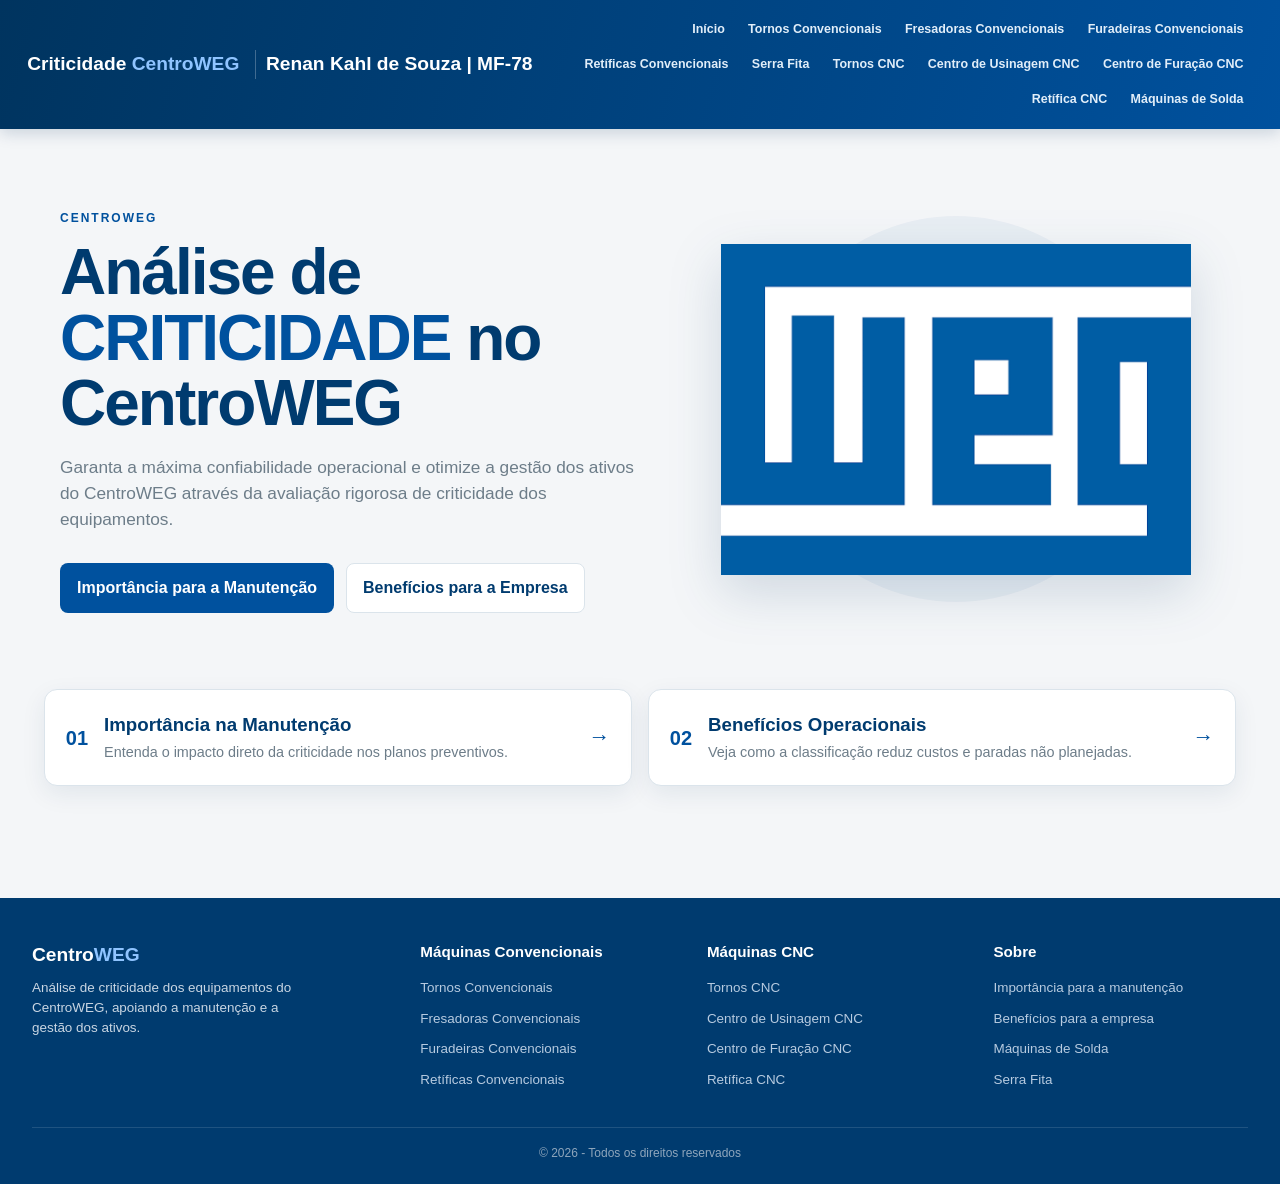
<file: index.html>
<!DOCTYPE html>
<html lang="pt-BR">
<head>
    <meta name="google-site-verification" content="xBv5t2RiTtg644fdNTAmxu5nfrCRq_KNs9ViWd8y6m8" />
    <meta charset="UTF-8">
    <meta name="viewport" content="width=device-width, initial-scale=1.0">
    <title>Criticidade CentroWEG</title>
    <link rel="stylesheet" href="style.css">
</head>
<body>
    <header>
        <div class="logotipo">Criticidade <span>CentroWEG</span></div>
        <span class="autor-cabecalho">Renan Kahl de Souza | MF-78</span>
<nav>
            <ul>
                <li><a href="index.html">Início</a></li>
                <li><a href="tornoc.html">Tornos Convencionais</a></li>
                <li><a href="fresac.html">Fresadoras Convencionais</a></li>
                <li><a href="furadeirac.html">Furadeiras Convencionais</a></li>
                <li><a href="retificac.html">Retíficas Convencionais</a></li>
                <li><a href="serra.html">Serra Fita</a></li>
                <li><a href="tornocnc.html">Tornos CNC</a></li>
                <li><a href="centrousicnc.html">Centro de Usinagem CNC</a></li>
                <li><a href="centrofcnc.html">Centro de Furação CNC</a></li>
                <li><a href="retificacnc.html">Retífica CNC</a></li>
                <li><a href="solda.html">Máquinas de Solda</a></li>
            </ul>
        </nav>        
    </header>

    <main class="pagina-inicial">
        <section class="hero">
            <div class="hero-texto">
                <span class="etiqueta">CENTROWEG</span>
                <h1>Análise de <strong>CRITICIDADE</strong> no CentroWEG</h1>
                <p>Garanta a máxima confiabilidade operacional e otimize a gestão dos ativos do CentroWEG através da avaliação rigorosa de criticidade dos equipamentos.</p>
                <div class="grupo-botoes">
                    <a href="mm.html" class="botao botao-primario">Importância para a Manutenção</a>
                    <a href="beneficio.html" class="botao botao-secundario">Benefícios para a Empresa</a>
                </div>
            </div>

            <div class="hero-visual">
                <img src="weg.png" alt="WEG Logo" class="logo-weg">
            </div>
        </section>

        <!-- Atalhos em Destaque -->
        <section class="atalhos">
            <a href="mm.html" class="atalho">
                <span>01</span>
                <div>
                    <h3>Importância na Manutenção</h3>
                    <p>Entenda o impacto direto da criticidade nos planos preventivos.</p>
                </div>
                <b>&rarr;</b>
            </a>
            <a href="beneficio.html" class="atalho">
                <span>02</span>
                <div>
                    <h3>Benefícios Operacionais</h3>
                    <p>Veja como a classificação reduz custos e paradas não planejadas.</p>
                </div>
                <b>&rarr;</b>
            </a>
        </section>
    </main>

    <footer>
        <div class="conteudo-rodape">
            <div>
                <div class="logotipo">Centro<span>WEG</span></div>
                <p class="rodape-descricao">
                    Análise de criticidade dos equipamentos do CentroWEG, apoiando a manutenção e a gestão dos ativos.
                </p>
            </div>
            <div class="coluna-rodape">
                <h3>Máquinas Convencionais</h3>
                <ul>
                    <li><a href="tornoc.html">Tornos Convencionais</a></li>
                    <li><a href="fresac.html">Fresadoras Convencionais</a></li>
                    <li><a href="furadeirac.html">Furadeiras Convencionais</a></li>
                    <li><a href="retificac.html">Retíficas Convencionais</a></li>
                </ul>
            </div>
            <div class="coluna-rodape">
                <h3>Máquinas CNC</h3>
                <ul>
                    <li><a href="tornocnc.html">Tornos CNC</a></li>
                    <li><a href="centrousicnc.html">Centro de Usinagem CNC</a></li>
                    <li><a href="centrofcnc.html">Centro de Furação CNC</a></li>
                    <li><a href="retificacnc.html">Retífica CNC</a></li>
                </ul>
            </div>
            <div class="coluna-rodape">
                <h3>Sobre</h3>
                <ul>
                    <li><a href="mm.html">Importância para a manutenção</a></li>
                    <li><a href="beneficio.html">Benefícios para a empresa</a></li>
                    <li><a href="solda.html">Máquinas de Solda</a></li>
                    <li><a href="serra.html">Serra Fita</a></li>
                </ul>
            </div>
        </div>
        <p class="direitos-autorais">&copy; 2026 - Todos os direitos reservados</p>
    </footer>
</body>
</html>
</file>
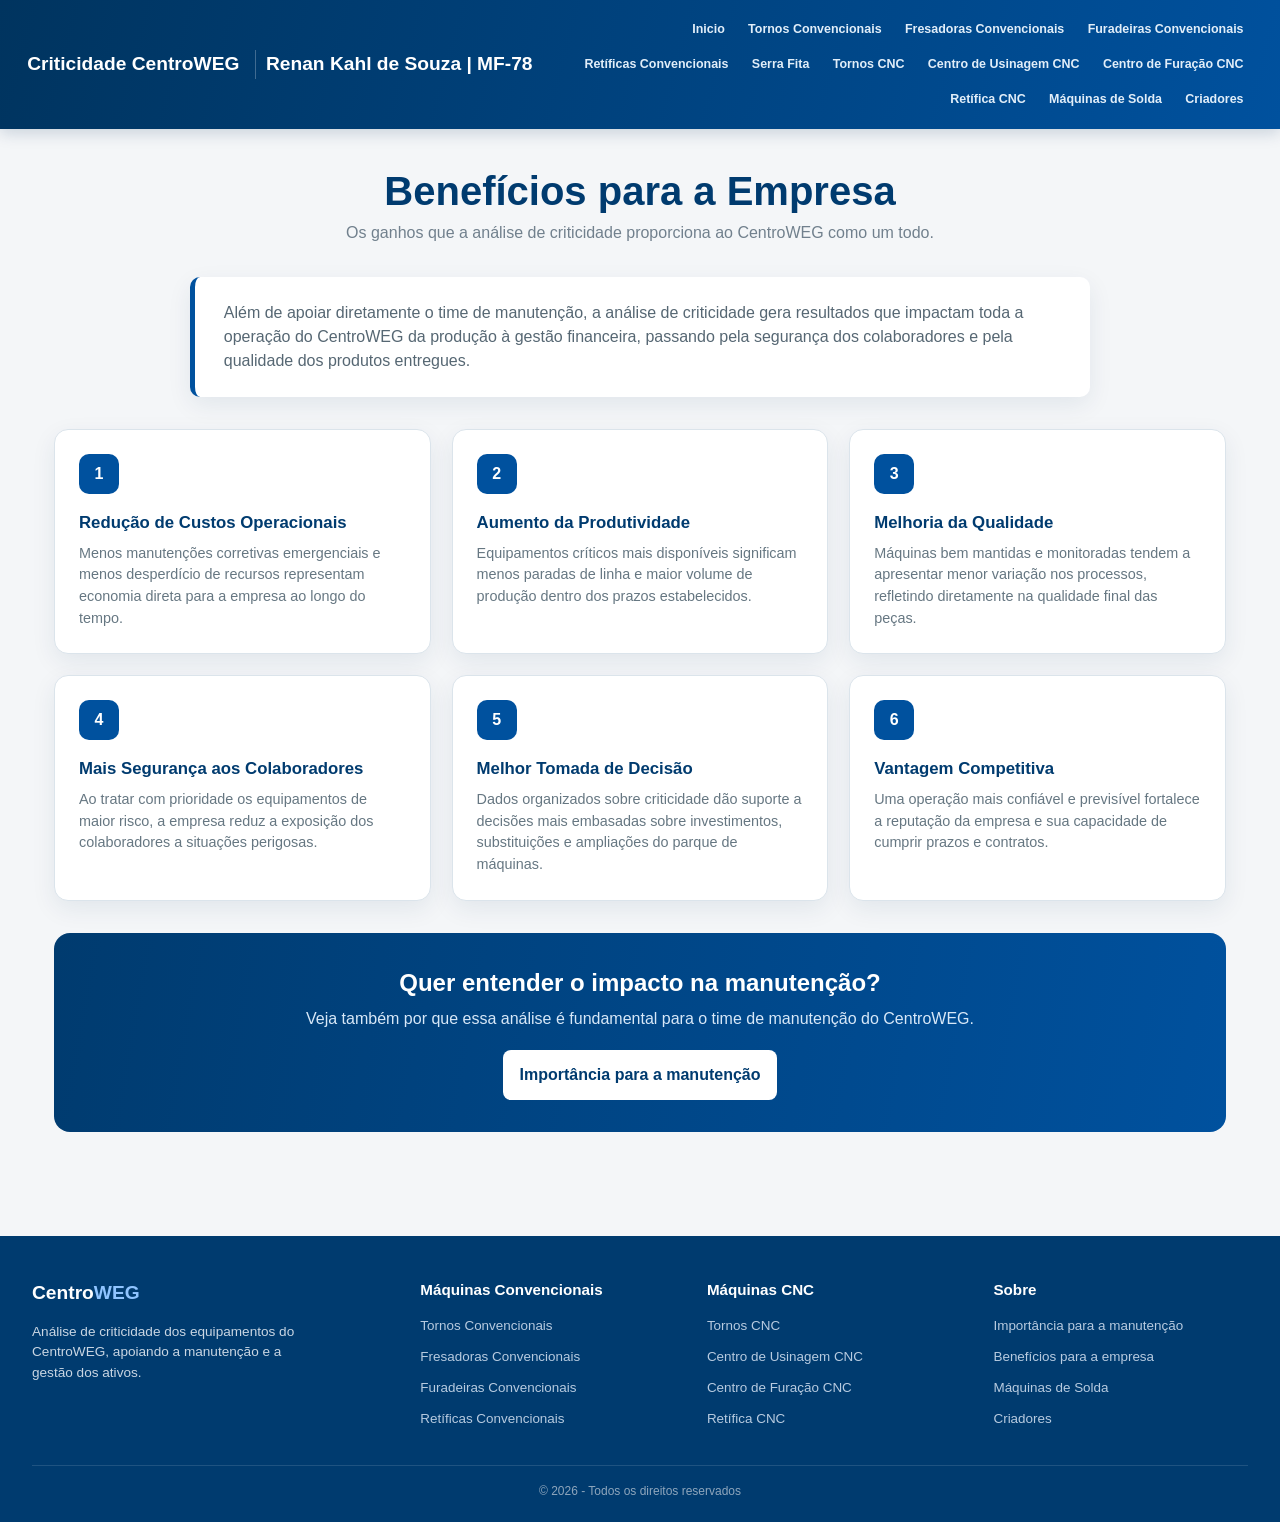
<file: beneficio.html>
<!DOCTYPE html>
<html lang="en">
<head>
    <meta charset="UTF-8">
    <meta name="viewport" content="width=device-width, initial-scale=1.0">
    <title>Benefícios para a Empresa - Criticidade CentroWEG</title>
    <link rel="stylesheet" href="style.css">
</head>
<body>
    <header>
        <div class="logotipo"> Criticidade<span></span> CentroWEG</div>
        <span class="autor-cabecalho">Renan Kahl de Souza | MF-78</span>
<nav>
            <ul>
                <li><a href="index.html">Inicio</a></li>
                <li><a href="tornoc.html">Tornos Convencionais</a></li>
                <li><a href="fresac.html">Fresadoras Convencionais</a></li>
                <li><a href="furadeirac.html">Furadeiras Convencionais</a></li>
                <li><a href="retificac.html">Retíficas Convencionais</a></li>
                <li><a href="serra.html">Serra Fita</a></li>
                <li><a href="tornocnc.html">Tornos CNC</a></li>
                <li><a href="centrousicnc.html">Centro de Usinagem CNC</a></li>
                <li><a href="centrofcnc.html">Centro de Furação CNC</a></li>
                <li><a href="retificacnc.html">Retífica CNC</a></li>
                <li><a href="solda.html">Máquinas de Solda</a></li>
                <li><a href="criadores.html">Criadores</a></li>
            </ul>
        </nav>        
    </header>

    <main>
        <div class="cabecalho-categoria">
            <h1>Benefícios para a Empresa</h1>
            <p>Os ganhos que a análise de criticidade proporciona ao CentroWEG como um todo.</p>
        </div>

        <section class="secao-equipamentos">
            <p class="introducao-conteudo">
                Além de apoiar diretamente o time de manutenção, a análise de criticidade gera resultados que
                impactam toda a operação do CentroWEG da produção à gestão financeira, passando pela segurança
                dos colaboradores e pela qualidade dos produtos entregues.
            </p>

            <div class="grade-topicos">
                <div class="cartao-topico">
                    <div class="icone-topico">1</div>
                    <div class="titulo-topico">Redução de Custos Operacionais</div>
                    <div class="texto-topico">
                        Menos manutenções corretivas emergenciais e menos desperdício de recursos representam
                        economia direta para a empresa ao longo do tempo.
                    </div>
                </div>

                <div class="cartao-topico">
                    <div class="icone-topico">2</div>
                    <div class="titulo-topico">Aumento da Produtividade</div>
                    <div class="texto-topico">
                        Equipamentos críticos mais disponíveis significam menos paradas de linha e maior volume de
                        produção dentro dos prazos estabelecidos.
                    </div>
                </div>

                <div class="cartao-topico">
                    <div class="icone-topico">3</div>
                    <div class="titulo-topico">Melhoria da Qualidade</div>
                    <div class="texto-topico">
                        Máquinas bem mantidas e monitoradas tendem a apresentar menor variação nos processos,
                        refletindo diretamente na qualidade final das peças.
                    </div>
                </div>

                <div class="cartao-topico">
                    <div class="icone-topico">4</div>
                    <div class="titulo-topico">Mais Segurança aos Colaboradores</div>
                    <div class="texto-topico">
                        Ao tratar com prioridade os equipamentos de maior risco, a empresa reduz a exposição dos
                        colaboradores a situações perigosas.
                    </div>
                </div>

                <div class="cartao-topico">
                    <div class="icone-topico">5</div>
                    <div class="titulo-topico">Melhor Tomada de Decisão</div>
                    <div class="texto-topico">
                        Dados organizados sobre criticidade dão suporte a decisões mais embasadas sobre investimentos,
                        substituições e ampliações do parque de máquinas.
                    </div>
                </div>

                <div class="cartao-topico">
                    <div class="icone-topico">6</div>
                    <div class="titulo-topico">Vantagem Competitiva</div>
                    <div class="texto-topico">
                        Uma operação mais confiável e previsível fortalece a reputação da empresa e sua capacidade de
                        cumprir prazos e contratos.
                    </div>
                </div>
            </div>

            <div class="faixa-cta">
                <h2>Quer entender o impacto na manutenção?</h2>
                <p>Veja também por que essa análise é fundamental para o time de manutenção do CentroWEG.</p>
                <a href="mm.html" class="botao botao-contratar">Importância para a manutenção</a>
            </div>
        </section>
    </main>

    <footer>
        <div class="conteudo-rodape">
            <div>
                <div class="logotipo">Centro<span>WEG</span></div>
                <p style="font-size:0.85rem; color:#C9D6E3; max-width:280px;">
                    Análise de criticidade dos equipamentos do CentroWEG, apoiando a manutenção e a gestão dos ativos.
                </p>
            </div>
            <div class="coluna-rodape">
                <h3>Máquinas Convencionais</h3>
                <ul>
                    <li><a href="tornoc.html">Tornos Convencionais</a></li>
                    <li><a href="fresac.html">Fresadoras Convencionais</a></li>
                    <li><a href="furadeirac.html">Furadeiras Convencionais</a></li>
                    <li><a href="retificac.html">Retíficas Convencionais</a></li>
                </ul>
            </div>
            <div class="coluna-rodape">
                <h3>Máquinas CNC</h3>
                <ul>
                    <li><a href="tornocnc.html">Tornos CNC</a></li>
                    <li><a href="centrousicnc.html">Centro de Usinagem CNC</a></li>
                    <li><a href="centrofcnc.html">Centro de Furação CNC</a></li>
                    <li><a href="retificacnc.html">Retífica CNC</a></li>
                </ul>
            </div>
            <div class="coluna-rodape">
                <h3>Sobre</h3>
                <ul>
                    <li><a href="mm.html">Importância para a manutenção</a></li>
                    <li><a href="beneficio.html">Benefícios para a empresa</a></li>
                    <li><a href="solda.html">Máquinas de Solda</a></li>
                    <li><a href="criadores.html">Criadores</a></li>
                </ul>
            </div>
        </div>
        <p class="direitos-autorais">&copy; 2026 - Todos os direitos reservados</p>
    </footer>
</body>
</html>
</file>
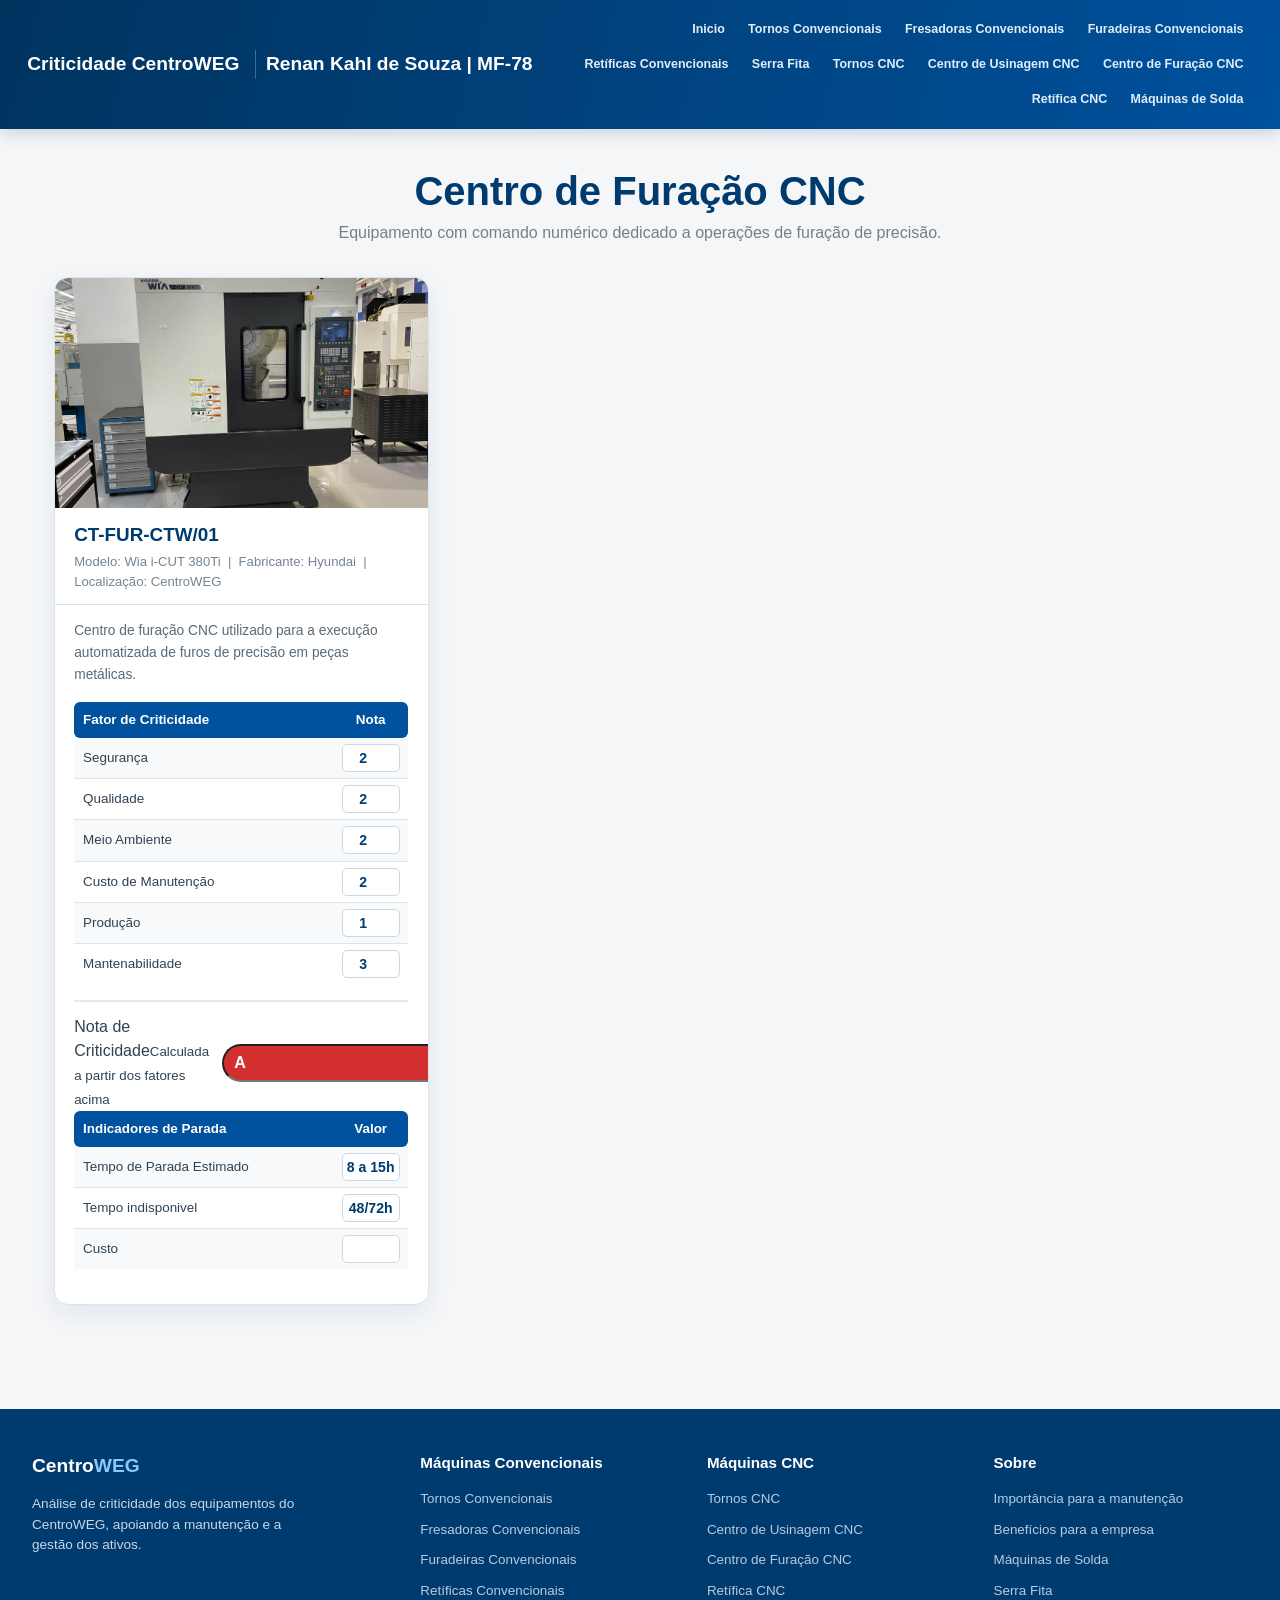
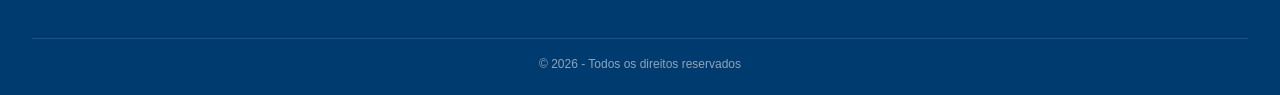
<file: centrofcnc.html>
<!DOCTYPE html>
<html lang="en">
<head>
<meta charset="UTF-8">
<meta name="viewport" content="width=device-width, initial-scale=1.0">
<title>Centro de Furação CNC - Criticidade CentroWEG</title>
<link rel="stylesheet" href="style.css">
</head>
<body>
<header>
<div class="logotipo"> Criticidade<span></span> CentroWEG</div>
<span class="autor-cabecalho">Renan Kahl de Souza | MF-78</span>
<nav>
<ul>
<li><a href="index.html">Inicio</a></li>
<li><a href="tornoc.html">Tornos Convencionais</a></li>
<li><a href="fresac.html">Fresadoras Convencionais</a></li>
<li><a href="furadeirac.html">Furadeiras Convencionais</a></li>
<li><a href="retificac.html">Retíficas Convencionais</a></li>
<li><a href="serra.html">Serra Fita</a></li>
<li><a href="tornocnc.html">Tornos CNC</a></li>
<li><a href="centrousicnc.html">Centro de Usinagem CNC</a></li>
<li><a href="centrofcnc.html">Centro de Furação CNC</a></li>
<li><a href="retificacnc.html">Retífica CNC</a></li>
<li><a href="solda.html">Máquinas de Solda</a></li>
</ul>
</nav>
</header>
<main>
<div class="cabecalho-categoria">
<h1>Centro de Furação CNC</h1>
<p>Equipamento com comando numérico dedicado a operações de furação de precisão.</p>
</div>
<section class="secao-equipamentos">
<div class="grade-equipamentos">
<div class="cartao-equipamento">
<div class="foto-equipamento">
<span>
<img src="hyundai_wiaicut380ti.jpg">
</span>
</div>
<div class="cabecalho-equipamento">
<h2>CT-FUR-CTW/01</h2>
<div class="info-tecnica">Modelo: Wia i-CUT 380Ti &nbsp;|&nbsp; Fabricante: Hyundai &nbsp;|&nbsp; Localização: CentroWEG</div>
</div>
<div class="corpo-equipamento">
<p class="descricao-equipamento">Centro de furação CNC utilizado para a execução automatizada de furos de precisão em peças metálicas.</p>
<table class="tabela-fatores">
<tr><th>Fator de Criticidade</th><th>Nota</th></tr>
<tr><td>Segurança</td><td><input type="number" class="campo-fator" data-fator="seguranca" min="0" max="3" value="2"></td></tr>
<tr><td>Qualidade</td><td><input type="number" class="campo-fator" data-fator="qualidade" min="1" max="4" value="2"></td></tr>
<tr><td>Meio Ambiente</td><td><input type="number" class="campo-fator" data-fator="meioambiente" min="0" max="3" value="2"></td></tr>
<tr><td>Custo de Manutenção</td><td><input type="number" class="campo-fator" data-fator="customanutencao" min="1" max="4" value="2"></td></tr>
<tr><td>Produção</td><td><input type="number" class="campo-fator" data-fator="producao" min="0" max="3" value="1"></td></tr>
<tr><td>Mantenabilidade</td><td><input type="number" class="campo-fator" data-fator="mantenabilidade" min="2" max="5" value="3"></td></tr>
</table>
<div class="nota-final">
<span>Nota de Criticidade<small>Calculada a partir dos fatores acima</small></span>
<input type="text" class="campo-nota" maxlength="1" value="A">
</div>
<table class="tabela-fatores tabela-indicadores">
<tr><th>Indicadores de Parada</th><th>Valor</th></tr>
<tr><td>Tempo de Parada Estimado</td><td><input type="text" class="campo-fator" data-indicador="tempo" value="8 a 15h"></td></tr>
<tr><td>Tempo indisponivel</td><td><input type="text" class="campo-fator" data-indicador="horas" value="48/72h"></td></tr>
<tr><td>Custo</td><td><input type="text" class="campo-fator" data-indicador="custo" value=""></td></tr>
</table>
</div>
</div>
</div>
</section>
</main>
<footer>
<div class="conteudo-rodape">
<div>
<div class="logotipo">Centro<span>WEG</span></div>
<p style="font-size:0.85rem; color:#C9D6E3; max-width:280px;">
Análise de criticidade dos equipamentos do CentroWEG, apoiando a manutenção e a gestão dos ativos.
</p>
</div>
<div class="coluna-rodape">
<h3>Máquinas Convencionais</h3>
<ul>
<li><a href="tornoc.html">Tornos Convencionais</a></li>
<li><a href="fresac.html">Fresadoras Convencionais</a></li>
<li><a href="furadeirac.html">Furadeiras Convencionais</a></li>
<li><a href="retificac.html">Retíficas Convencionais</a></li>
</ul>
</div>
<div class="coluna-rodape">
<h3>Máquinas CNC</h3>
<ul>
<li><a href="tornocnc.html">Tornos CNC</a></li>
<li><a href="centrousicnc.html">Centro de Usinagem CNC</a></li>
<li><a href="centrofcnc.html">Centro de Furação CNC</a></li>
<li><a href="retificacnc.html">Retífica CNC</a></li>
</ul>
</div>
<div class="coluna-rodape">
<h3>Sobre</h3>
<ul>
<li><a href="mm.html">Importância para a manutenção</a></li>
<li><a href="beneficio.html">Benefícios para a empresa</a></li>
<li><a href="solda.html">Máquinas de Solda</a></li>
<li><a href="serra.html">Serra Fita</a></li>
</ul>
</div>
</div>
<p class="direitos-autorais">&copy; 2026 - Todos os direitos reservados</p>
</footer>
<script src="script.js"></script>
</body>
</html>
</file>
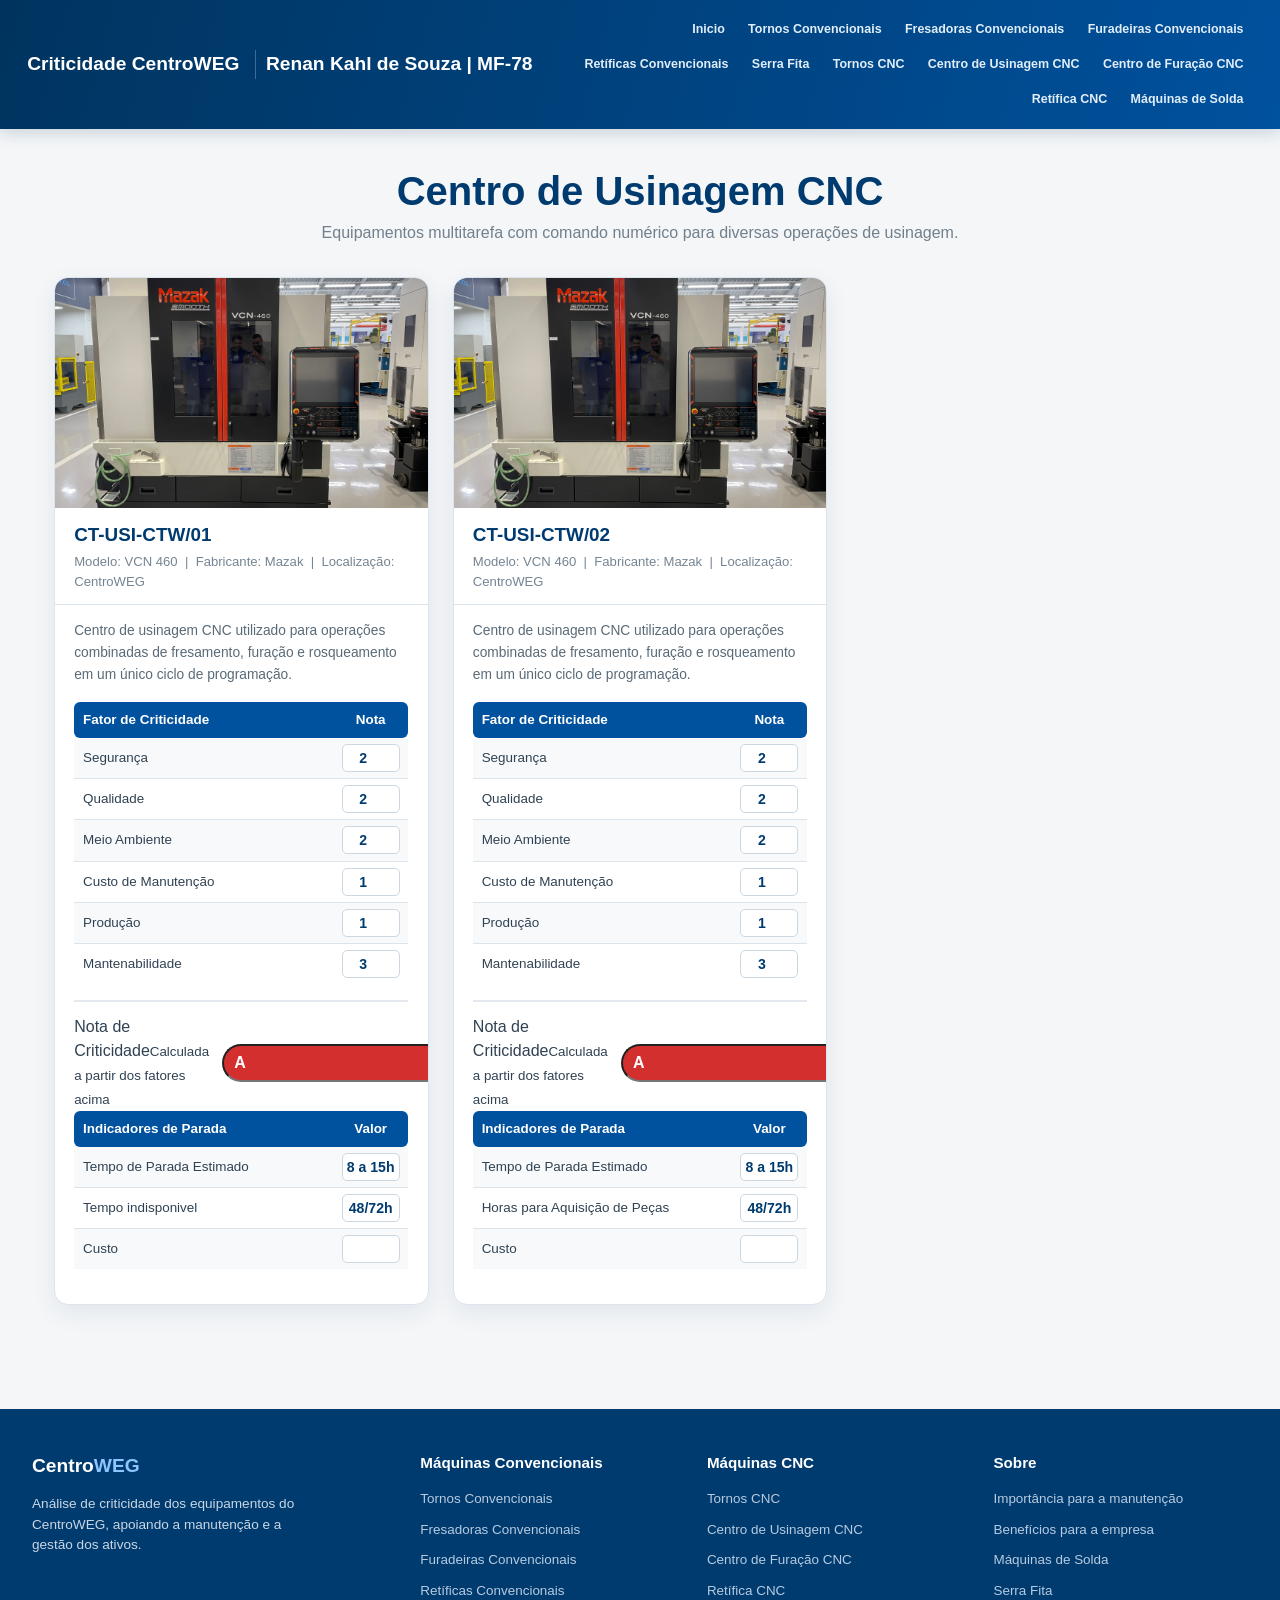
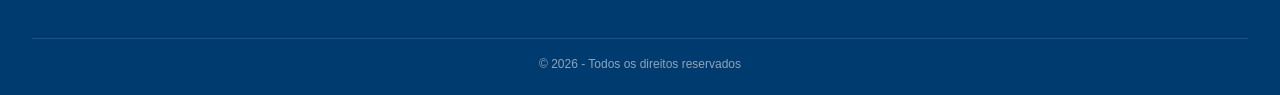
<file: centrousicnc.html>
<!DOCTYPE html>
<html lang="en">
<head>
<meta charset="UTF-8">
<meta name="viewport" content="width=device-width, initial-scale=1.0">
<title>Centro de Usinagem CNC - Criticidade CentroWEG</title>
<link rel="stylesheet" href="style.css">
</head>
<body>
<header>
<div class="logotipo"> Criticidade<span></span> CentroWEG</div>
<span class="autor-cabecalho">Renan Kahl de Souza | MF-78</span>
<nav>
<ul>
<li><a href="index.html">Inicio</a></li>
<li><a href="tornoc.html">Tornos Convencionais</a></li>
<li><a href="fresac.html">Fresadoras Convencionais</a></li>
<li><a href="furadeirac.html">Furadeiras Convencionais</a></li>
<li><a href="retificac.html">Retíficas Convencionais</a></li>
<li><a href="serra.html">Serra Fita</a></li>
<li><a href="tornocnc.html">Tornos CNC</a></li>
<li><a href="centrousicnc.html">Centro de Usinagem CNC</a></li>
<li><a href="centrofcnc.html">Centro de Furação CNC</a></li>
<li><a href="retificacnc.html">Retífica CNC</a></li>
<li><a href="solda.html">Máquinas de Solda</a></li>
</ul>
</nav>
</header>
<main>
<div class="cabecalho-categoria">
<h1>Centro de Usinagem CNC</h1>
<p>Equipamentos multitarefa com comando numérico para diversas operações de usinagem.</p>
</div>
<section class="secao-equipamentos">
<div class="grade-equipamentos">
<div class="cartao-equipamento">
<div class="foto-equipamento">
<span>
<img src="mazak_vcn400.jpg">
</span>
</div>
<div class="cabecalho-equipamento">
<h2>CT-USI-CTW/01</h2>
<div class="info-tecnica">Modelo: VCN 460 &nbsp;|&nbsp; Fabricante: Mazak &nbsp;|&nbsp; Localização: CentroWEG</div>
</div>
<div class="corpo-equipamento">
<p class="descricao-equipamento">Centro de usinagem CNC utilizado para operações combinadas de fresamento, furação e rosqueamento em um único ciclo de programação.</p>
<table class="tabela-fatores">
<tr><th>Fator de Criticidade</th><th>Nota</th></tr>
<tr><td>Segurança</td><td><input type="number" class="campo-fator" data-fator="seguranca" min="0" max="3" value="2"></td></tr>
<tr><td>Qualidade</td><td><input type="number" class="campo-fator" data-fator="qualidade" min="1" max="4" value="2"></td></tr>
<tr><td>Meio Ambiente</td><td><input type="number" class="campo-fator" data-fator="meioambiente" min="0" max="3" value="2"></td></tr>
<tr><td>Custo de Manutenção</td><td><input type="number" class="campo-fator" data-fator="customanutencao" min="1" max="4" value="1"></td></tr>
<tr><td>Produção</td><td><input type="number" class="campo-fator" data-fator="producao" min="0" max="3" value="1"></td></tr>
<tr><td>Mantenabilidade</td><td><input type="number" class="campo-fator" data-fator="mantenabilidade" min="2" max="5" value="3"></td></tr>
</table>
<div class="nota-final">
<span>Nota de Criticidade<small>Calculada a partir dos fatores acima</small></span>
<input type="text" class="campo-nota" maxlength="1" value="A">
</div>
<table class="tabela-fatores tabela-indicadores">
<tr><th>Indicadores de Parada</th><th>Valor</th></tr>
<tr><td>Tempo de Parada Estimado</td><td><input type="text" class="campo-fator" data-indicador="tempo" value="8 a 15h"></td></tr>
<tr><td>Tempo indisponivel</td><td><input type="text" class="campo-fator" data-indicador="horas" value="48/72h"></td></tr>
<tr><td>Custo</td><td><input type="text" class="campo-fator" data-indicador="custo" value=""></td></tr>
</table>
</div>
</div>

<div class="cartao-equipamento">
<div class="foto-equipamento">
<span>
<img src="mazak_vcn400.jpg">
</span>
</div>
<div class="cabecalho-equipamento">
<h2>CT-USI-CTW/02</h2>
<div class="info-tecnica">Modelo: VCN 460 &nbsp;|&nbsp; Fabricante: Mazak &nbsp;|&nbsp; Localização: CentroWEG</div>
</div>
<div class="corpo-equipamento">
<p class="descricao-equipamento">Centro de usinagem CNC utilizado para operações combinadas de fresamento, furação e rosqueamento em um único ciclo de programação.</p>
<table class="tabela-fatores">
<tr><th>Fator de Criticidade</th><th>Nota</th></tr>
<tr><td>Segurança</td><td><input type="number" class="campo-fator" data-fator="seguranca" min="0" max="3" value="2"></td></tr>
<tr><td>Qualidade</td><td><input type="number" class="campo-fator" data-fator="qualidade" min="1" max="4" value="2"></td></tr>
<tr><td>Meio Ambiente</td><td><input type="number" class="campo-fator" data-fator="meioambiente" min="0" max="3" value="2"></td></tr>
<tr><td>Custo de Manutenção</td><td><input type="number" class="campo-fator" data-fator="customanutencao" min="1" max="4" value="1"></td></tr>
<tr><td>Produção</td><td><input type="number" class="campo-fator" data-fator="producao" min="0" max="3" value="1"></td></tr>
<tr><td>Mantenabilidade</td><td><input type="number" class="campo-fator" data-fator="mantenabilidade" min="2" max="5" value="3"></td></tr>
</table>
<div class="nota-final">
<span>Nota de Criticidade<small>Calculada a partir dos fatores acima</small></span>
<input type="text" class="campo-nota" maxlength="1" value="A">
</div>
<table class="tabela-fatores tabela-indicadores">
<tr><th>Indicadores de Parada</th><th>Valor</th></tr>
<tr><td>Tempo de Parada Estimado</td><td><input type="text" class="campo-fator" data-indicador="tempo" value="8 a 15h"></td></tr>
<tr><td>Horas para Aquisição de Peças</td><td><input type="text" class="campo-fator" data-indicador="horas" value="48/72h"></td></tr>
<tr><td>Custo</td><td><input type="text" class="campo-fator" data-indicador="custo" value=""></td></tr>
</table>
</div>
</div>
</div>
</section>
</main>
<footer>
<div class="conteudo-rodape">
<div>
<div class="logotipo">Centro<span>WEG</span></div>
<p style="font-size:0.85rem; color:#C9D6E3; max-width:280px;">
Análise de criticidade dos equipamentos do CentroWEG, apoiando a manutenção e a gestão dos ativos.
</p>
</div>
<div class="coluna-rodape">
<h3>Máquinas Convencionais</h3>
<ul>
<li><a href="tornoc.html">Tornos Convencionais</a></li>
<li><a href="fresac.html">Fresadoras Convencionais</a></li>
<li><a href="furadeirac.html">Furadeiras Convencionais</a></li>
<li><a href="retificac.html">Retíficas Convencionais</a></li>
</ul>
</div>
<div class="coluna-rodape">
<h3>Máquinas CNC</h3>
<ul>
<li><a href="tornocnc.html">Tornos CNC</a></li>
<li><a href="centrousicnc.html">Centro de Usinagem CNC</a></li>
<li><a href="centrofcnc.html">Centro de Furação CNC</a></li>
<li><a href="retificacnc.html">Retífica CNC</a></li>
</ul>
</div>
<div class="coluna-rodape">
<h3>Sobre</h3>
<ul>
<li><a href="mm.html">Importância para a manutenção</a></li>
<li><a href="beneficio.html">Benefícios para a empresa</a></li>
<li><a href="solda.html">Máquinas de Solda</a></li>
<li><a href="serra.html">Serra Fita</a></li>
</ul>
</div>
</div>
<p class="direitos-autorais">&copy; 2026 - Todos os direitos reservados</p>
</footer>
<script src="script.js"></script>
</body>
</html>
</file>
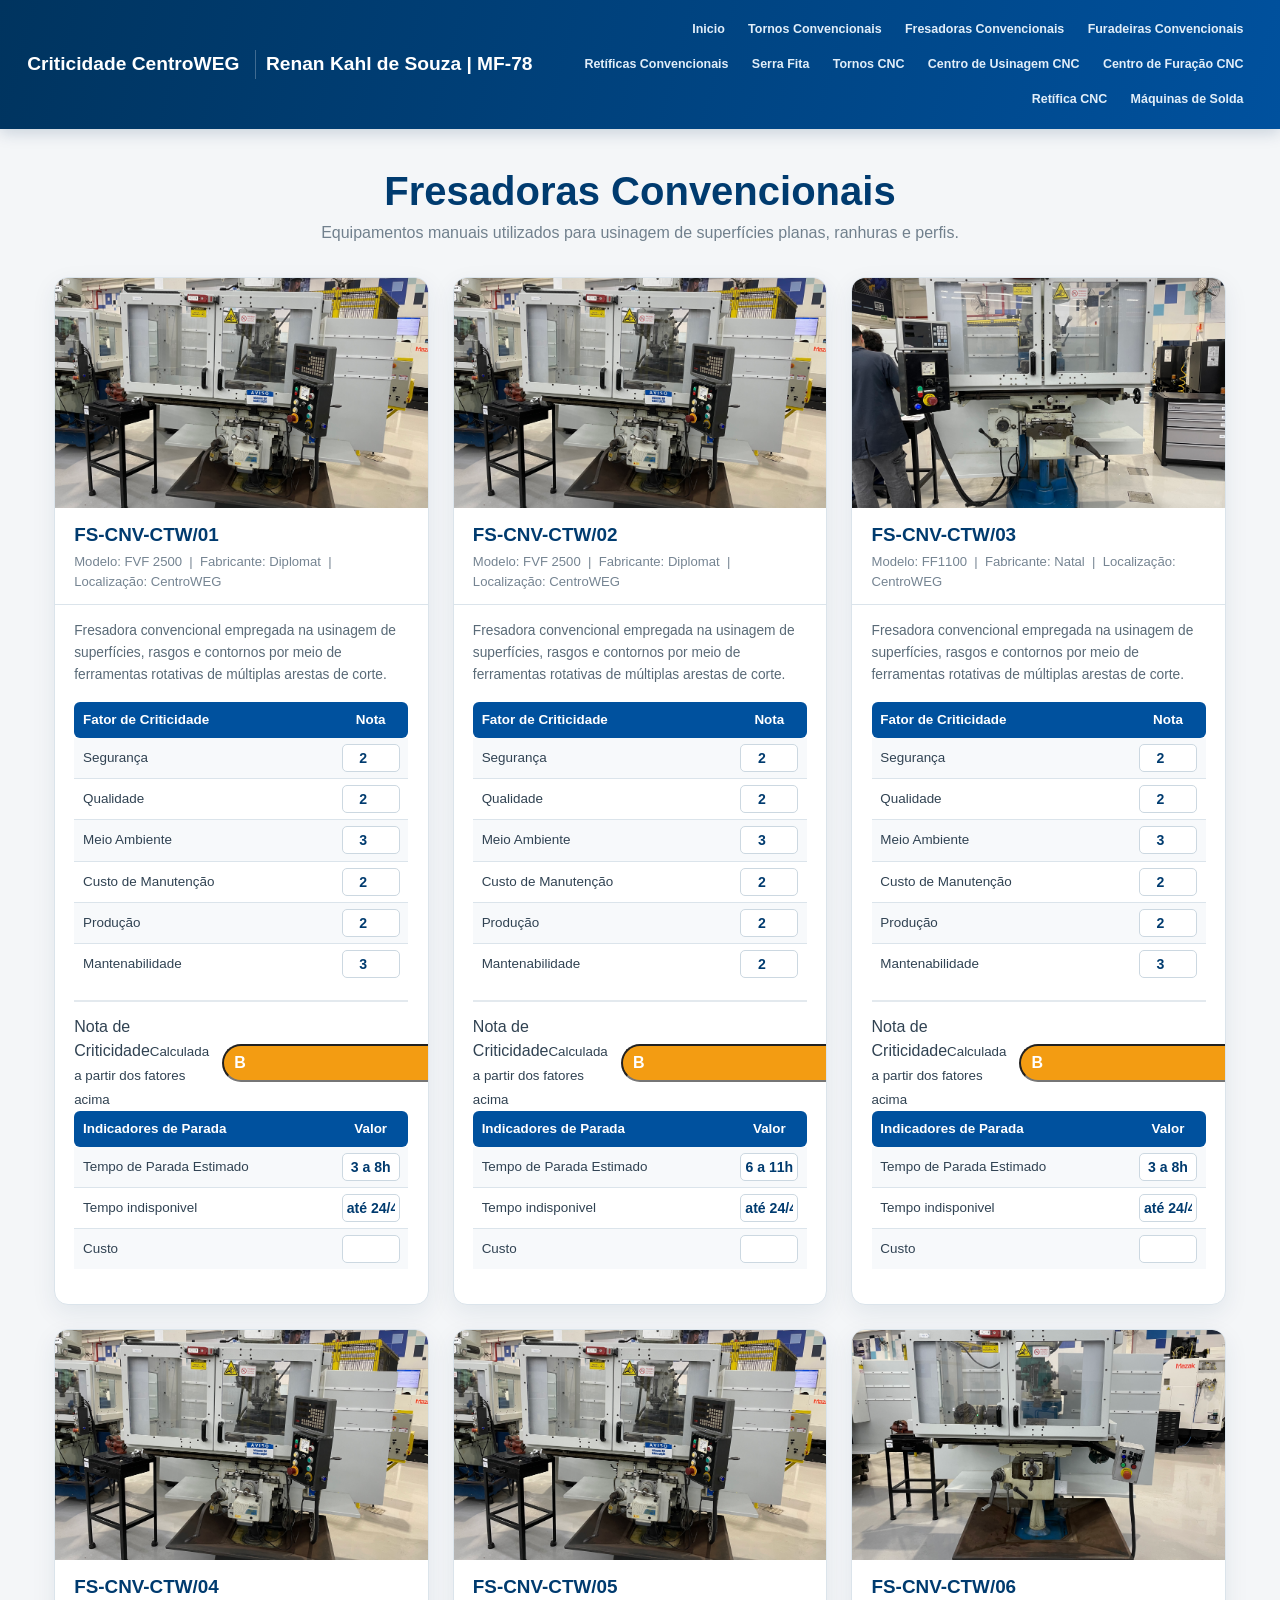
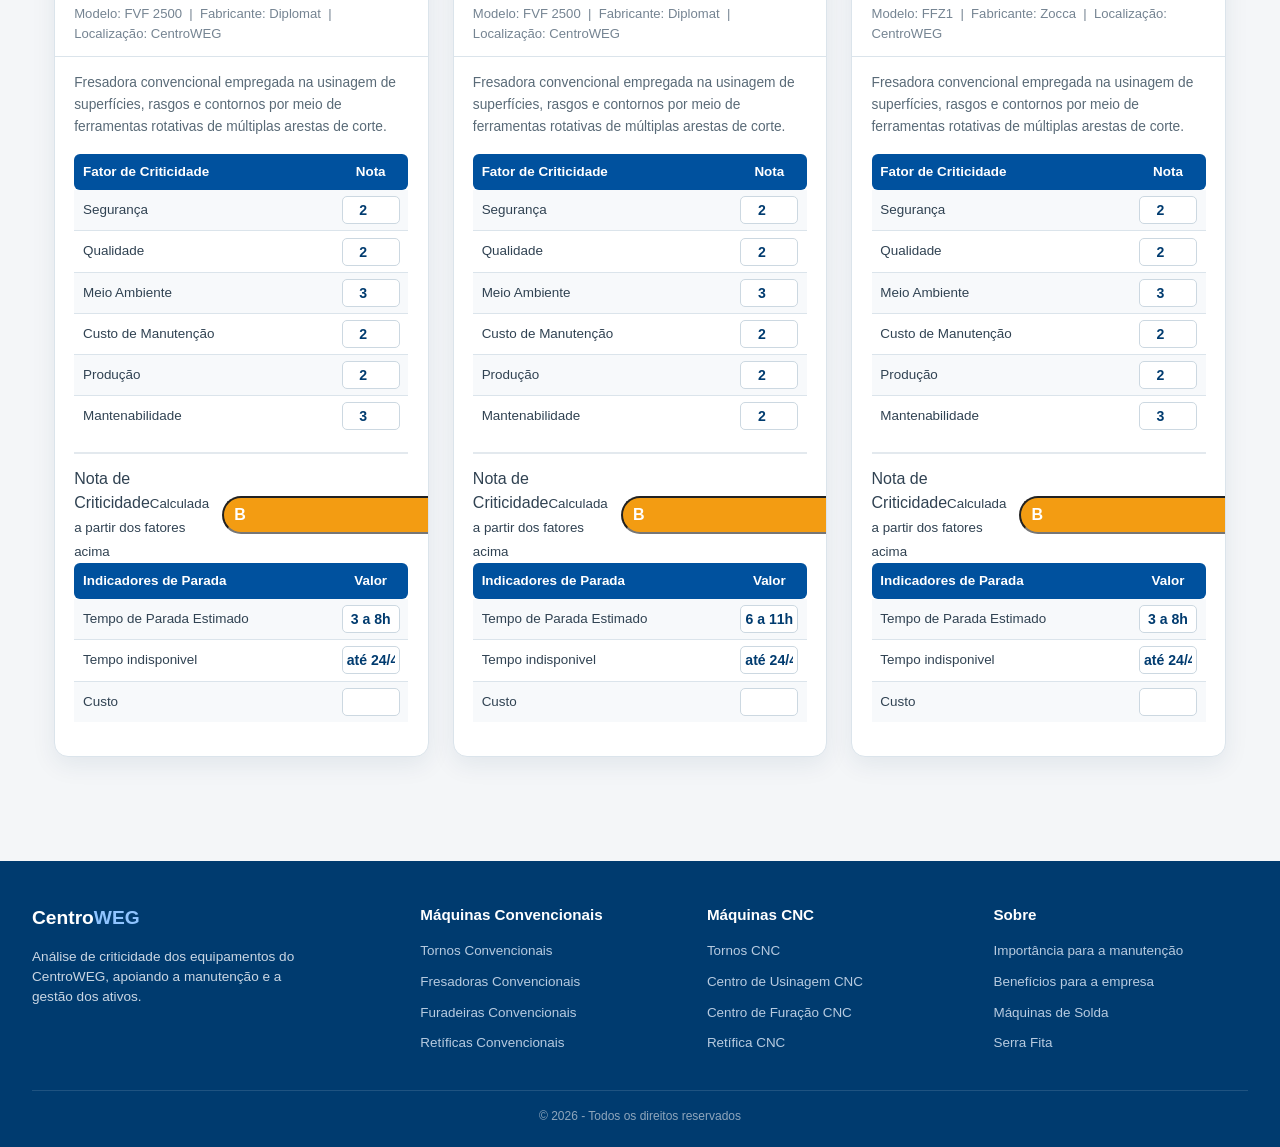
<file: fresac.html>
<!DOCTYPE html>
<html lang="en">
<head>
<meta charset="UTF-8">
<meta name="viewport" content="width=device-width, initial-scale=1.0">
<title>Fresadoras Convencionais - Criticidade CentroWEG</title>
<link rel="stylesheet" href="style.css">
</head>
<body>
<header>
<div class="logotipo"> Criticidade<span></span> CentroWEG</div>
<span class="autor-cabecalho">Renan Kahl de Souza | MF-78</span>
<nav>
<ul>
<li><a href="index.html">Inicio</a></li>
<li><a href="tornoc.html">Tornos Convencionais</a></li>
<li><a href="fresac.html">Fresadoras Convencionais</a></li>
<li><a href="furadeirac.html">Furadeiras Convencionais</a></li>
<li><a href="retificac.html">Retíficas Convencionais</a></li>
<li><a href="serra.html">Serra Fita</a></li>
<li><a href="tornocnc.html">Tornos CNC</a></li>
<li><a href="centrousicnc.html">Centro de Usinagem CNC</a></li>
<li><a href="centrofcnc.html">Centro de Furação CNC</a></li>
<li><a href="retificacnc.html">Retífica CNC</a></li>
<li><a href="solda.html">Máquinas de Solda</a></li>
</ul>
</nav>
</header>
<main>
<div class="cabecalho-categoria">
<h1>Fresadoras Convencionais</h1>
<p>Equipamentos manuais utilizados para usinagem de superfícies planas, ranhuras e perfis.</p>
</div>
<section class="secao-equipamentos">
<div class="grade-equipamentos">
<div class="cartao-equipamento">
<div class="foto-equipamento">
<span>
<img src="diplomat3001.jpg">
</span>
</div>
<div class="cabecalho-equipamento">
<h2>FS-CNV-CTW/01</h2>
<div class="info-tecnica">Modelo: FVF 2500 &nbsp;|&nbsp; Fabricante: Diplomat &nbsp;|&nbsp; Localização: CentroWEG</div>
</div>
<div class="corpo-equipamento">
<p class="descricao-equipamento">Fresadora convencional empregada na usinagem de superfícies, rasgos e contornos por meio de ferramentas rotativas de múltiplas arestas de corte.</p>
<table class="tabela-fatores">
<tr><th>Fator de Criticidade</th><th>Nota</th></tr>
<tr><td>Segurança</td><td><input type="number" class="campo-fator" data-fator="seguranca" min="0" max="3" value="2"></td></tr>
<tr><td>Qualidade</td><td><input type="number" class="campo-fator" data-fator="qualidade" min="1" max="4" value="2"></td></tr>
<tr><td>Meio Ambiente</td><td><input type="number" class="campo-fator" data-fator="meioambiente" min="0" max="3" value="3"></td></tr>
<tr><td>Custo de Manutenção</td><td><input type="number" class="campo-fator" data-fator="customanutencao" min="1" max="4" value="2"></td></tr>
<tr><td>Produção</td><td><input type="number" class="campo-fator" data-fator="producao" min="0" max="3" value="2"></td></tr>
<tr><td>Mantenabilidade</td><td><input type="number" class="campo-fator" data-fator="mantenabilidade" min="2" max="5" value="3"></td></tr>
</table>
<div class="nota-final">
<span>Nota de Criticidade<small>Calculada a partir dos fatores acima</small></span>
<input type="text" class="campo-nota" maxlength="1" value="B">
</div>
<table class="tabela-fatores tabela-indicadores">
<tr><th>Indicadores de Parada</th><th>Valor</th></tr>
<tr><td>Tempo de Parada Estimado</td><td><input type="text" class="campo-fator" data-indicador="tempo" value="3 a 8h"></td></tr>
<tr><td>Tempo indisponivel</td><td><input type="text" class="campo-fator" data-indicador="horas" value="até 24/48h"></td></tr>
<tr><td>Custo</td><td><input type="text" class="campo-fator" data-indicador="custo" value=""></td></tr>
</table>
</div>
</div>

<div class="cartao-equipamento">
<div class="foto-equipamento">
<span>
<img src="diplomat3001.jpg">
</span>
</div>
<div class="cabecalho-equipamento">
<h2>FS-CNV-CTW/02</h2>
<div class="info-tecnica">Modelo: FVF 2500 &nbsp;|&nbsp; Fabricante: Diplomat &nbsp;|&nbsp; Localização: CentroWEG</div>
</div>
<div class="corpo-equipamento">
<p class="descricao-equipamento">Fresadora convencional empregada na usinagem de superfícies, rasgos e contornos por meio de ferramentas rotativas de múltiplas arestas de corte.</p>
<table class="tabela-fatores">
<tr><th>Fator de Criticidade</th><th>Nota</th></tr>
<tr><td>Segurança</td><td><input type="number" class="campo-fator" data-fator="seguranca" min="0" max="3" value="2"></td></tr>
<tr><td>Qualidade</td><td><input type="number" class="campo-fator" data-fator="qualidade" min="1" max="4" value="2"></td></tr>
<tr><td>Meio Ambiente</td><td><input type="number" class="campo-fator" data-fator="meioambiente" min="0" max="3" value="3"></td></tr>
<tr><td>Custo de Manutenção</td><td><input type="number" class="campo-fator" data-fator="customanutencao" min="1" max="4" value="2"></td></tr>
<tr><td>Produção</td><td><input type="number" class="campo-fator" data-fator="producao" min="0" max="3" value="2"></td></tr>
<tr><td>Mantenabilidade</td><td><input type="number" class="campo-fator" data-fator="mantenabilidade" min="2" max="5" value="2"></td></tr>
</table>
<div class="nota-final">
<span>Nota de Criticidade<small>Calculada a partir dos fatores acima</small></span>
<input type="text" class="campo-nota" maxlength="1" value="B">
</div>
<table class="tabela-fatores tabela-indicadores">
<tr><th>Indicadores de Parada</th><th>Valor</th></tr>
<tr><td>Tempo de Parada Estimado</td><td><input type="text" class="campo-fator" data-indicador="tempo" value="6 a 11h"></td></tr>
<tr><td>Tempo indisponivel</td><td><input type="text" class="campo-fator" data-indicador="horas" value="até 24/48h"></td></tr>
<tr><td>Custo</td><td><input type="text" class="campo-fator" data-indicador="custo" value=""></td></tr>
</table>
</div>
</div>

<div class="cartao-equipamento">
<div class="foto-equipamento">
<span>
<img src="natal_ff1100.jpg">
</span>
</div>
<div class="cabecalho-equipamento">
<h2>FS-CNV-CTW/03</h2>
<div class="info-tecnica">Modelo: FF1100 &nbsp;|&nbsp; Fabricante: Natal &nbsp;|&nbsp; Localização: CentroWEG</div>
</div>
<div class="corpo-equipamento">
<p class="descricao-equipamento">Fresadora convencional empregada na usinagem de superfícies, rasgos e contornos por meio de ferramentas rotativas de múltiplas arestas de corte.</p>
<table class="tabela-fatores">
<tr><th>Fator de Criticidade</th><th>Nota</th></tr>
<tr><td>Segurança</td><td><input type="number" class="campo-fator" data-fator="seguranca" min="0" max="3" value="2"></td></tr>
<tr><td>Qualidade</td><td><input type="number" class="campo-fator" data-fator="qualidade" min="1" max="4" value="2"></td></tr>
<tr><td>Meio Ambiente</td><td><input type="number" class="campo-fator" data-fator="meioambiente" min="0" max="3" value="3"></td></tr>
<tr><td>Custo de Manutenção</td><td><input type="number" class="campo-fator" data-fator="customanutencao" min="1" max="4" value="2"></td></tr>
<tr><td>Produção</td><td><input type="number" class="campo-fator" data-fator="producao" min="0" max="3" value="2"></td></tr>
<tr><td>Mantenabilidade</td><td><input type="number" class="campo-fator" data-fator="mantenabilidade" min="2" max="5" value="3"></td></tr>
</table>
<div class="nota-final">
<span>Nota de Criticidade<small>Calculada a partir dos fatores acima</small></span>
<input type="text" class="campo-nota" maxlength="1" value="B">
</div>
<table class="tabela-fatores tabela-indicadores">
<tr><th>Indicadores de Parada</th><th>Valor</th></tr>
<tr><td>Tempo de Parada Estimado</td><td><input type="text" class="campo-fator" data-indicador="tempo" value="3 a 8h"></td></tr>
<tr><td>Tempo indisponivel</td><td><input type="text" class="campo-fator" data-indicador="horas" value="até 24/48h"></td></tr>
<tr><td>Custo</td><td><input type="text" class="campo-fator" data-indicador="custo" value=""></td></tr>
</table>
</div>
</div>

<div class="cartao-equipamento">
<div class="foto-equipamento">
<span>
<img src="diplomat3001.jpg">
</span>
</div>
<div class="cabecalho-equipamento">
<h2>FS-CNV-CTW/04</h2>
<div class="info-tecnica">Modelo: FVF 2500 &nbsp;|&nbsp; Fabricante: Diplomat &nbsp;|&nbsp; Localização: CentroWEG</div>
</div>
<div class="corpo-equipamento">
<p class="descricao-equipamento">Fresadora convencional empregada na usinagem de superfícies, rasgos e contornos por meio de ferramentas rotativas de múltiplas arestas de corte.</p>
<table class="tabela-fatores">
<tr><th>Fator de Criticidade</th><th>Nota</th></tr>
<tr><td>Segurança</td><td><input type="number" class="campo-fator" data-fator="seguranca" min="0" max="3" value="2"></td></tr>
<tr><td>Qualidade</td><td><input type="number" class="campo-fator" data-fator="qualidade" min="1" max="4" value="2"></td></tr>
<tr><td>Meio Ambiente</td><td><input type="number" class="campo-fator" data-fator="meioambiente" min="0" max="3" value="3"></td></tr>
<tr><td>Custo de Manutenção</td><td><input type="number" class="campo-fator" data-fator="customanutencao" min="1" max="4" value="2"></td></tr>
<tr><td>Produção</td><td><input type="number" class="campo-fator" data-fator="producao" min="0" max="3" value="2"></td></tr>
<tr><td>Mantenabilidade</td><td><input type="number" class="campo-fator" data-fator="mantenabilidade" min="2" max="5" value="3"></td></tr>
</table>
<div class="nota-final">
<span>Nota de Criticidade<small>Calculada a partir dos fatores acima</small></span>
<input type="text" class="campo-nota" maxlength="1" value="B">
</div>
<table class="tabela-fatores tabela-indicadores">
<tr><th>Indicadores de Parada</th><th>Valor</th></tr>
<tr><td>Tempo de Parada Estimado</td><td><input type="text" class="campo-fator" data-indicador="tempo" value="3 a 8h"></td></tr>
<tr><td>Tempo indisponivel</td><td><input type="text" class="campo-fator" data-indicador="horas" value="até 24/48h"></td></tr>
<tr><td>Custo</td><td><input type="text" class="campo-fator" data-indicador="custo" value=""></td></tr>
</table>
</div>
</div>

<div class="cartao-equipamento">
<div class="foto-equipamento">
<span>
<img src="diplomat3001.jpg">
</span>
</div>
<div class="cabecalho-equipamento">
<h2>FS-CNV-CTW/05</h2>
<div class="info-tecnica">Modelo: FVF 2500 &nbsp;|&nbsp; Fabricante: Diplomat &nbsp;|&nbsp; Localização: CentroWEG</div>
</div>
<div class="corpo-equipamento">
<p class="descricao-equipamento">Fresadora convencional empregada na usinagem de superfícies, rasgos e contornos por meio de ferramentas rotativas de múltiplas arestas de corte.</p>
<table class="tabela-fatores">
<tr><th>Fator de Criticidade</th><th>Nota</th></tr>
<tr><td>Segurança</td><td><input type="number" class="campo-fator" data-fator="seguranca" min="0" max="3" value="2"></td></tr>
<tr><td>Qualidade</td><td><input type="number" class="campo-fator" data-fator="qualidade" min="1" max="4" value="2"></td></tr>
<tr><td>Meio Ambiente</td><td><input type="number" class="campo-fator" data-fator="meioambiente" min="0" max="3" value="3"></td></tr>
<tr><td>Custo de Manutenção</td><td><input type="number" class="campo-fator" data-fator="customanutencao" min="1" max="4" value="2"></td></tr>
<tr><td>Produção</td><td><input type="number" class="campo-fator" data-fator="producao" min="0" max="3" value="2"></td></tr>
<tr><td>Mantenabilidade</td><td><input type="number" class="campo-fator" data-fator="mantenabilidade" min="2" max="5" value="2"></td></tr>
</table>
<div class="nota-final">
<span>Nota de Criticidade<small>Calculada a partir dos fatores acima</small></span>
<input type="text" class="campo-nota" maxlength="1" value="B">
</div>
<table class="tabela-fatores tabela-indicadores">
<tr><th>Indicadores de Parada</th><th>Valor</th></tr>
<tr><td>Tempo de Parada Estimado</td><td><input type="text" class="campo-fator" data-indicador="tempo" value="6 a 11h"></td></tr>
<tr><td>Tempo indisponivel</td><td><input type="text" class="campo-fator" data-indicador="horas" value="até 24/48h"></td></tr>
<tr><td>Custo</td><td><input type="text" class="campo-fator" data-indicador="custo" value=""></td></tr>
</table>
</div>
</div>

<div class="cartao-equipamento">
<div class="foto-equipamento">
<span>
<img src="zoccaff21.jpg">
</span>
</div>
<div class="cabecalho-equipamento">
<h2>FS-CNV-CTW/06</h2>
<div class="info-tecnica">Modelo: FFZ1 &nbsp;|&nbsp; Fabricante: Zocca &nbsp;|&nbsp; Localização: CentroWEG</div>
</div>
<div class="corpo-equipamento">
<p class="descricao-equipamento">Fresadora convencional empregada na usinagem de superfícies, rasgos e contornos por meio de ferramentas rotativas de múltiplas arestas de corte.</p>
<table class="tabela-fatores">
<tr><th>Fator de Criticidade</th><th>Nota</th></tr>
<tr><td>Segurança</td><td><input type="number" class="campo-fator" data-fator="seguranca" min="0" max="3" value="2"></td></tr>
<tr><td>Qualidade</td><td><input type="number" class="campo-fator" data-fator="qualidade" min="1" max="4" value="2"></td></tr>
<tr><td>Meio Ambiente</td><td><input type="number" class="campo-fator" data-fator="meioambiente" min="0" max="3" value="3"></td></tr>
<tr><td>Custo de Manutenção</td><td><input type="number" class="campo-fator" data-fator="customanutencao" min="1" max="4" value="2"></td></tr>
<tr><td>Produção</td><td><input type="number" class="campo-fator" data-fator="producao" min="0" max="3" value="2"></td></tr>
<tr><td>Mantenabilidade</td><td><input type="number" class="campo-fator" data-fator="mantenabilidade" min="2" max="5" value="3"></td></tr>
</table>
<div class="nota-final">
<span>Nota de Criticidade<small>Calculada a partir dos fatores acima</small></span>
<input type="text" class="campo-nota" maxlength="1" value="B">
</div>
<table class="tabela-fatores tabela-indicadores">
<tr><th>Indicadores de Parada</th><th>Valor</th></tr>
<tr><td>Tempo de Parada Estimado</td><td><input type="text" class="campo-fator" data-indicador="tempo" value="3 a 8h"></td></tr>
<tr><td>Tempo indisponivel</td><td><input type="text" class="campo-fator" data-indicador="horas" value="até 24/48h"></td></tr>
<tr><td>Custo</td><td><input type="text" class="campo-fator" data-indicador="custo" value=""></td></tr>
</table>
</div>
</div>
</div>
</section>
</main>
<footer>
<div class="conteudo-rodape">
<div>
<div class="logotipo">Centro<span>WEG</span></div>
<p style="font-size:0.85rem; color:#C9D6E3; max-width:280px;">
Análise de criticidade dos equipamentos do CentroWEG, apoiando a manutenção e a gestão dos ativos.
</p>
</div>
<div class="coluna-rodape">
<h3>Máquinas Convencionais</h3>
<ul>
<li><a href="tornoc.html">Tornos Convencionais</a></li>
<li><a href="fresac.html">Fresadoras Convencionais</a></li>
<li><a href="furadeirac.html">Furadeiras Convencionais</a></li>
<li><a href="retificac.html">Retíficas Convencionais</a></li>
</ul>
</div>
<div class="coluna-rodape">
<h3>Máquinas CNC</h3>
<ul>
<li><a href="tornocnc.html">Tornos CNC</a></li>
<li><a href="centrousicnc.html">Centro de Usinagem CNC</a></li>
<li><a href="centrofcnc.html">Centro de Furação CNC</a></li>
<li><a href="retificacnc.html">Retífica CNC</a></li>
</ul>
</div>
<div class="coluna-rodape">
<h3>Sobre</h3>
<ul>
<li><a href="mm.html">Importância para a manutenção</a></li>
<li><a href="beneficio.html">Benefícios para a empresa</a></li>
<li><a href="solda.html">Máquinas de Solda</a></li>
<li><a href="serra.html">Serra Fita</a></li>
</ul>
</div>
</div>
<p class="direitos-autorais">&copy; 2026 - Todos os direitos reservados</p>
</footer>
<script src="script.js"></script>
</body>
</html>
</file>
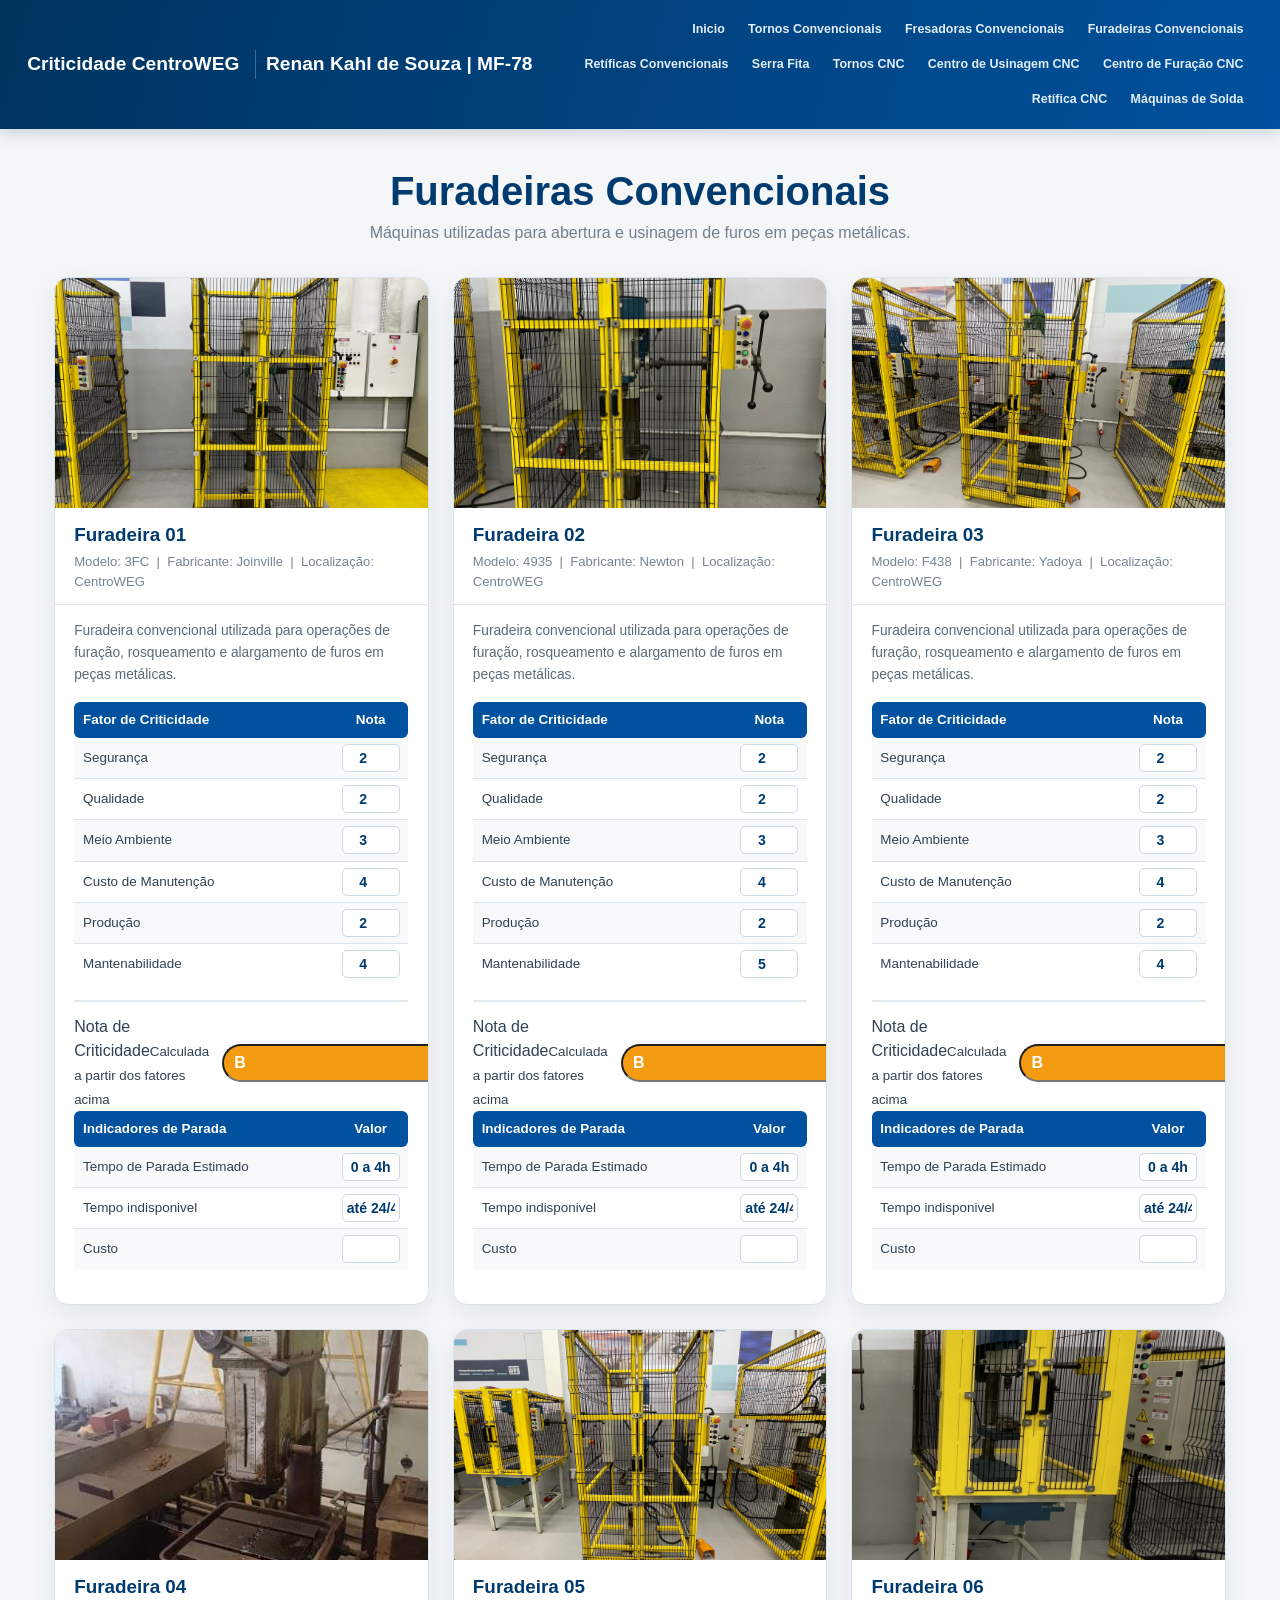
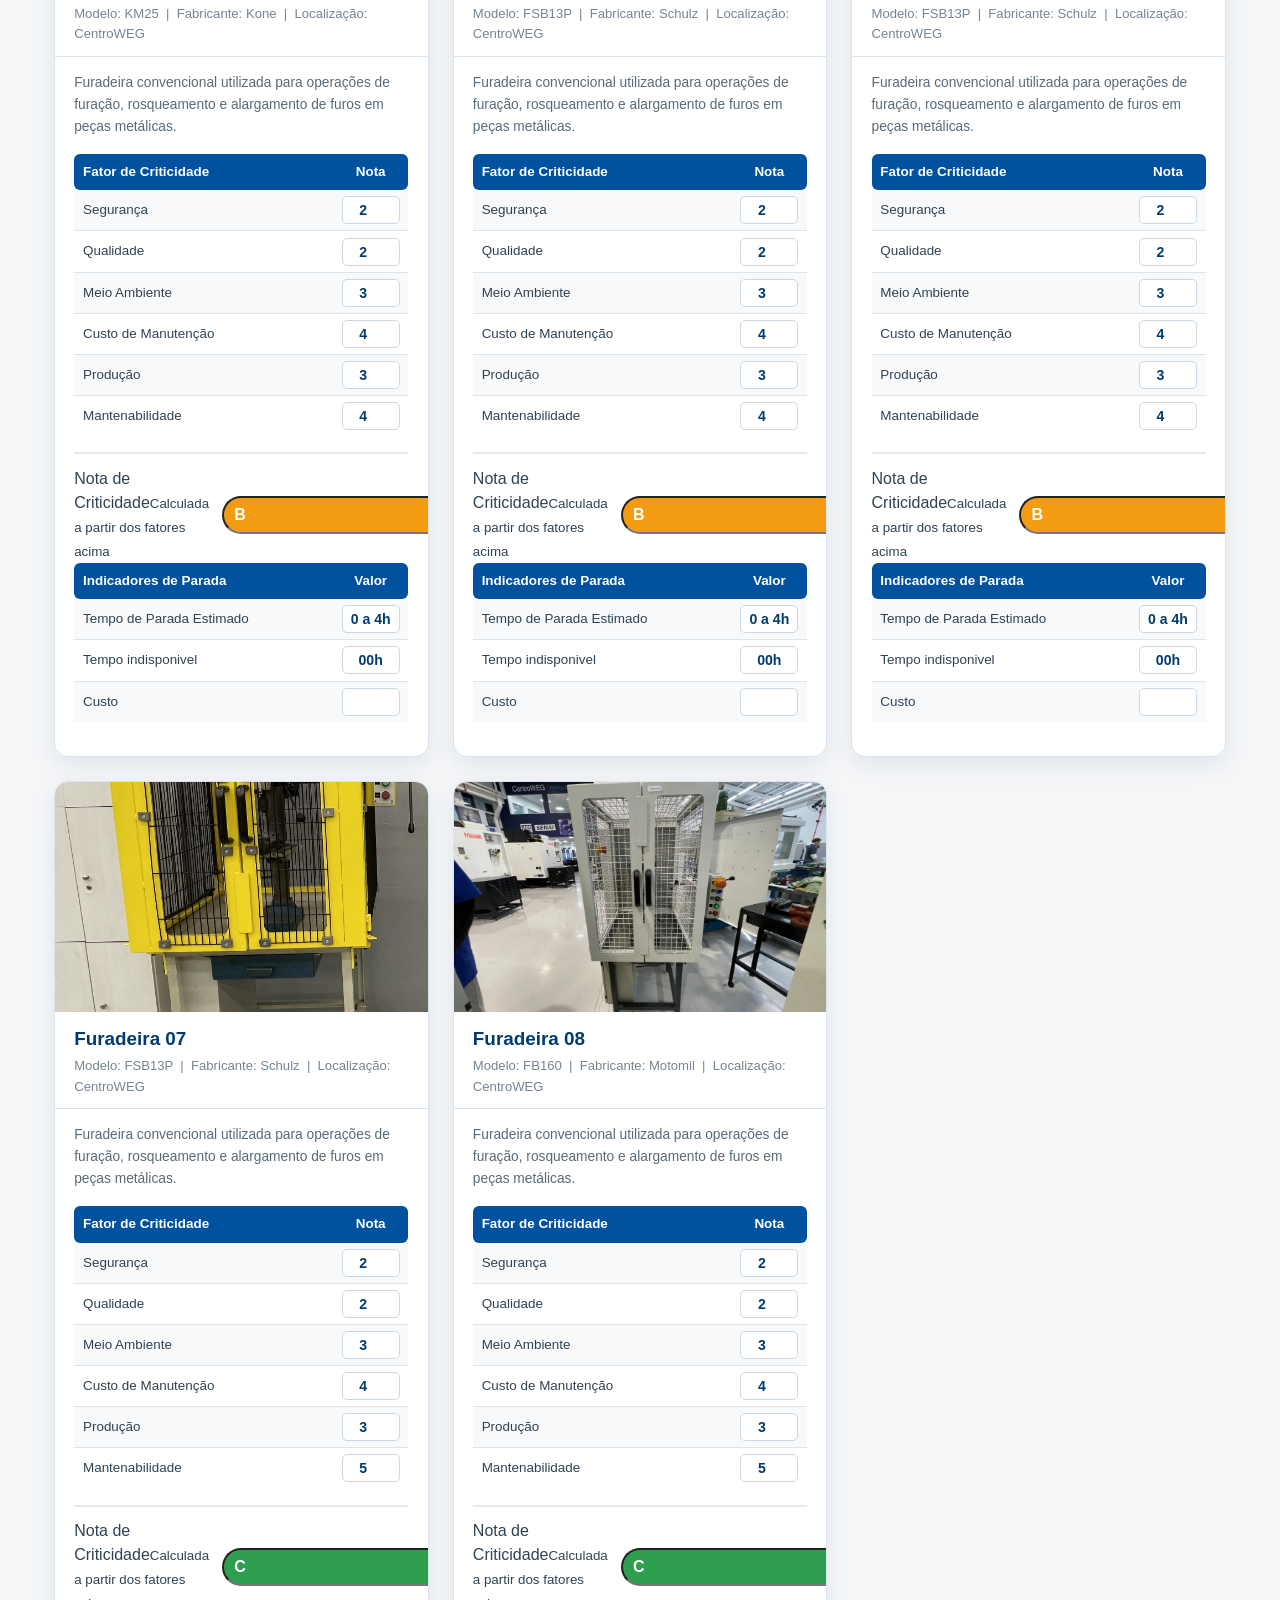
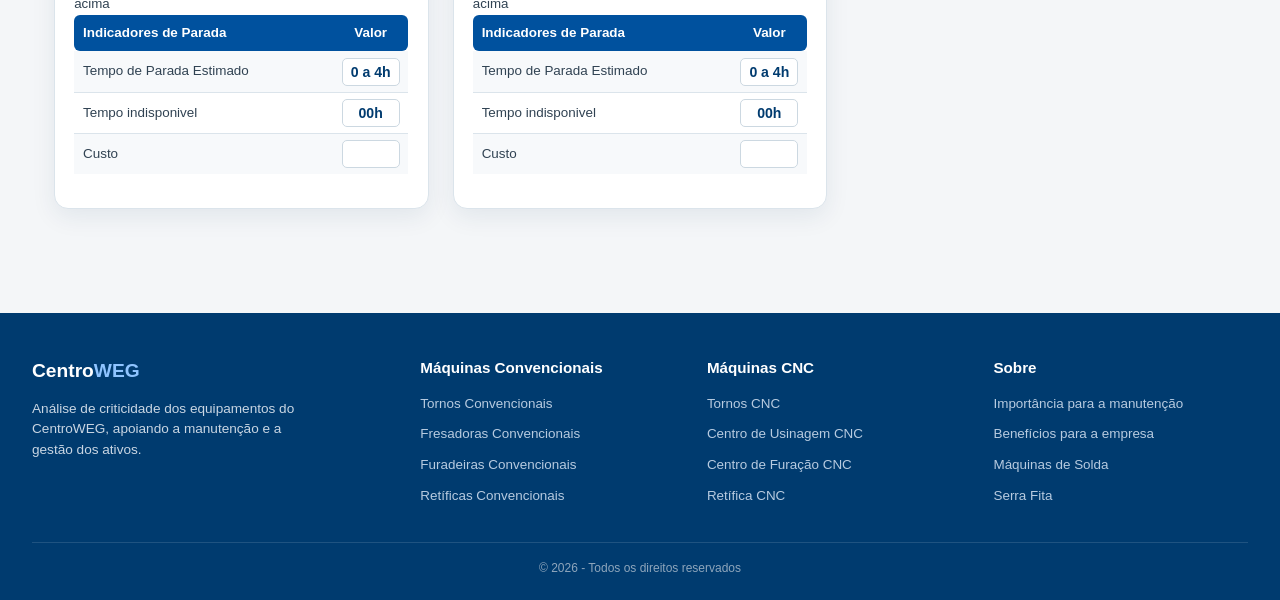
<file: furadeirac.html>
<!DOCTYPE html>
<html lang="en">
<head>
<meta charset="UTF-8">
<meta name="viewport" content="width=device-width, initial-scale=1.0">
<title>Furadeiras Convencionais - Criticidade CentroWEG</title>
<link rel="stylesheet" href="style.css">
</head>
<body>
<header>
<div class="logotipo"> Criticidade<span></span> CentroWEG</div>
<span class="autor-cabecalho">Renan Kahl de Souza | MF-78</span>
<nav>
<ul>
<li><a href="index.html">Inicio</a></li>
<li><a href="tornoc.html">Tornos Convencionais</a></li>
<li><a href="fresac.html">Fresadoras Convencionais</a></li>
<li><a href="furadeirac.html">Furadeiras Convencionais</a></li>
<li><a href="retificac.html">Retíficas Convencionais</a></li>
<li><a href="serra.html">Serra Fita</a></li>
<li><a href="tornocnc.html">Tornos CNC</a></li>
<li><a href="centrousicnc.html">Centro de Usinagem CNC</a></li>
<li><a href="centrofcnc.html">Centro de Furação CNC</a></li>
<li><a href="retificacnc.html">Retífica CNC</a></li>
<li><a href="solda.html">Máquinas de Solda</a></li>
</ul>
</nav>
</header>
<main>
<div class="cabecalho-categoria">
<h1>Furadeiras Convencionais</h1>
<p>Máquinas utilizadas para abertura e usinagem de furos em peças metálicas.</p>
</div>
<section class="secao-equipamentos">
<div class="grade-equipamentos">
<div class="cartao-equipamento">
<div class="foto-equipamento">
<span>
<img src="joinville_3fc.jpg">
</span>
</div>
<div class="cabecalho-equipamento">
<h2>Furadeira 01</h2>
<div class="info-tecnica">Modelo: 3FC &nbsp;|&nbsp; Fabricante: Joinville &nbsp;|&nbsp; Localização: CentroWEG</div>
</div>
<div class="corpo-equipamento">
<p class="descricao-equipamento">Furadeira convencional utilizada para operações de furação, rosqueamento e alargamento de furos em peças metálicas.</p>
<table class="tabela-fatores">
<tr><th>Fator de Criticidade</th><th>Nota</th></tr>
<tr><td>Segurança</td><td><input type="number" class="campo-fator" data-fator="seguranca" min="0" max="3" value="2"></td></tr>
<tr><td>Qualidade</td><td><input type="number" class="campo-fator" data-fator="qualidade" min="1" max="4" value="2"></td></tr>
<tr><td>Meio Ambiente</td><td><input type="number" class="campo-fator" data-fator="meioambiente" min="0" max="3" value="3"></td></tr>
<tr><td>Custo de Manutenção</td><td><input type="number" class="campo-fator" data-fator="customanutencao" min="1" max="4" value="4"></td></tr>
<tr><td>Produção</td><td><input type="number" class="campo-fator" data-fator="producao" min="0" max="3" value="2"></td></tr>
<tr><td>Mantenabilidade</td><td><input type="number" class="campo-fator" data-fator="mantenabilidade" min="2" max="5" value="4"></td></tr>
</table>
<div class="nota-final">
<span>Nota de Criticidade<small>Calculada a partir dos fatores acima</small></span>
<input type="text" class="campo-nota" maxlength="1" value="B">
</div>
<table class="tabela-fatores tabela-indicadores">
<tr><th>Indicadores de Parada</th><th>Valor</th></tr>
<tr><td>Tempo de Parada Estimado</td><td><input type="text" class="campo-fator" data-indicador="tempo" value="0 a 4h"></td></tr>
<tr><td>Tempo indisponivel</td><td><input type="text" class="campo-fator" data-indicador="horas" value="até 24/48h"></td></tr>
<tr><td>Custo</td><td><input type="text" class="campo-fator" data-indicador="custo" value=""></td></tr>
</table>
</div>
</div>

<div class="cartao-equipamento">
<div class="foto-equipamento">
<span>
<img src="newton4935.jpg">
</span>
</div>
<div class="cabecalho-equipamento">
<h2>Furadeira 02</h2>
<div class="info-tecnica">Modelo: 4935 &nbsp;|&nbsp; Fabricante: Newton &nbsp;|&nbsp; Localização: CentroWEG</div>
</div>
<div class="corpo-equipamento">
<p class="descricao-equipamento">Furadeira convencional utilizada para operações de furação, rosqueamento e alargamento de furos em peças metálicas.</p>
<table class="tabela-fatores">
<tr><th>Fator de Criticidade</th><th>Nota</th></tr>
<tr><td>Segurança</td><td><input type="number" class="campo-fator" data-fator="seguranca" min="0" max="3" value="2"></td></tr>
<tr><td>Qualidade</td><td><input type="number" class="campo-fator" data-fator="qualidade" min="1" max="4" value="2"></td></tr>
<tr><td>Meio Ambiente</td><td><input type="number" class="campo-fator" data-fator="meioambiente" min="0" max="3" value="3"></td></tr>
<tr><td>Custo de Manutenção</td><td><input type="number" class="campo-fator" data-fator="customanutencao" min="1" max="4" value="4"></td></tr>
<tr><td>Produção</td><td><input type="number" class="campo-fator" data-fator="producao" min="0" max="3" value="2"></td></tr>
<tr><td>Mantenabilidade</td><td><input type="number" class="campo-fator" data-fator="mantenabilidade" min="2" max="5" value="5"></td></tr>
</table>
<div class="nota-final">
<span>Nota de Criticidade<small>Calculada a partir dos fatores acima</small></span>
<input type="text" class="campo-nota" maxlength="1" value="B">
</div>
<table class="tabela-fatores tabela-indicadores">
<tr><th>Indicadores de Parada</th><th>Valor</th></tr>
<tr><td>Tempo de Parada Estimado</td><td><input type="text" class="campo-fator" data-indicador="tempo" value="0 a 4h"></td></tr>
<tr><td>Tempo indisponivel</td><td><input type="text" class="campo-fator" data-indicador="horas" value="até 24/48h"></td></tr>
<tr><td>Custo</td><td><input type="text" class="campo-fator" data-indicador="custo" value=""></td></tr>
</table>
</div>
</div>

<div class="cartao-equipamento">
<div class="foto-equipamento">
<span>
<img src="yadoya_f438.jpg">
</span>
</div>
<div class="cabecalho-equipamento">
<h2>Furadeira 03</h2>
<div class="info-tecnica">Modelo: F438 &nbsp;|&nbsp; Fabricante: Yadoya &nbsp;|&nbsp; Localização: CentroWEG</div>
</div>
<div class="corpo-equipamento">
<p class="descricao-equipamento">Furadeira convencional utilizada para operações de furação, rosqueamento e alargamento de furos em peças metálicas.</p>
<table class="tabela-fatores">
<tr><th>Fator de Criticidade</th><th>Nota</th></tr>
<tr><td>Segurança</td><td><input type="number" class="campo-fator" data-fator="seguranca" min="0" max="3" value="2"></td></tr>
<tr><td>Qualidade</td><td><input type="number" class="campo-fator" data-fator="qualidade" min="1" max="4" value="2"></td></tr>
<tr><td>Meio Ambiente</td><td><input type="number" class="campo-fator" data-fator="meioambiente" min="0" max="3" value="3"></td></tr>
<tr><td>Custo de Manutenção</td><td><input type="number" class="campo-fator" data-fator="customanutencao" min="1" max="4" value="4"></td></tr>
<tr><td>Produção</td><td><input type="number" class="campo-fator" data-fator="producao" min="0" max="3" value="2"></td></tr>
<tr><td>Mantenabilidade</td><td><input type="number" class="campo-fator" data-fator="mantenabilidade" min="2" max="5" value="4"></td></tr>
</table>
<div class="nota-final">
<span>Nota de Criticidade<small>Calculada a partir dos fatores acima</small></span>
<input type="text" class="campo-nota" maxlength="1" value="B">
</div>
<table class="tabela-fatores tabela-indicadores">
<tr><th>Indicadores de Parada</th><th>Valor</th></tr>
<tr><td>Tempo de Parada Estimado</td><td><input type="text" class="campo-fator" data-indicador="tempo" value="0 a 4h"></td></tr>
<tr><td>Tempo indisponivel</td><td><input type="text" class="campo-fator" data-indicador="horas" value="até 24/48h"></td></tr>
<tr><td>Custo</td><td><input type="text" class="campo-fator" data-indicador="custo" value=""></td></tr>
</table>
</div>
</div>

<div class="cartao-equipamento">
<div class="foto-equipamento">
<span>
<img src="kone_km25.jfif">
</span>
</div>
<div class="cabecalho-equipamento">
<h2>Furadeira 04</h2>
<div class="info-tecnica">Modelo: KM25 &nbsp;|&nbsp; Fabricante: Kone &nbsp;|&nbsp; Localização: CentroWEG</div>
</div>
<div class="corpo-equipamento">
<p class="descricao-equipamento">Furadeira convencional utilizada para operações de furação, rosqueamento e alargamento de furos em peças metálicas.</p>
<table class="tabela-fatores">
<tr><th>Fator de Criticidade</th><th>Nota</th></tr>
<tr><td>Segurança</td><td><input type="number" class="campo-fator" data-fator="seguranca" min="0" max="3" value="2"></td></tr>
<tr><td>Qualidade</td><td><input type="number" class="campo-fator" data-fator="qualidade" min="1" max="4" value="2"></td></tr>
<tr><td>Meio Ambiente</td><td><input type="number" class="campo-fator" data-fator="meioambiente" min="0" max="3" value="3"></td></tr>
<tr><td>Custo de Manutenção</td><td><input type="number" class="campo-fator" data-fator="customanutencao" min="1" max="4" value="4"></td></tr>
<tr><td>Produção</td><td><input type="number" class="campo-fator" data-fator="producao" min="0" max="3" value="3"></td></tr>
<tr><td>Mantenabilidade</td><td><input type="number" class="campo-fator" data-fator="mantenabilidade" min="2" max="5" value="4"></td></tr>
</table>
<div class="nota-final">
<span>Nota de Criticidade<small>Calculada a partir dos fatores acima</small></span>
<input type="text" class="campo-nota" maxlength="1" value="B">
</div>
<table class="tabela-fatores tabela-indicadores">
<tr><th>Indicadores de Parada</th><th>Valor</th></tr>
<tr><td>Tempo de Parada Estimado</td><td><input type="text" class="campo-fator" data-indicador="tempo" value="0 a 4h"></td></tr>
<tr><td>Tempo indisponivel</td><td><input type="text" class="campo-fator" data-indicador="horas" value="00h"></td></tr>
<tr><td>Custo</td><td><input type="text" class="campo-fator" data-indicador="custo" value=""></td></tr>
</table>
</div>
</div>

<div class="cartao-equipamento">
<div class="foto-equipamento">
<span>
<img src="schulz_fsd15d.jpg">
</span>
</div>
<div class="cabecalho-equipamento">
<h2>Furadeira 05</h2>
<div class="info-tecnica">Modelo: FSB13P &nbsp;|&nbsp; Fabricante: Schulz &nbsp;|&nbsp; Localização: CentroWEG</div>
</div>
<div class="corpo-equipamento">
<p class="descricao-equipamento">Furadeira convencional utilizada para operações de furação, rosqueamento e alargamento de furos em peças metálicas.</p>
<table class="tabela-fatores">
<tr><th>Fator de Criticidade</th><th>Nota</th></tr>
<tr><td>Segurança</td><td><input type="number" class="campo-fator" data-fator="seguranca" min="0" max="3" value="2"></td></tr>
<tr><td>Qualidade</td><td><input type="number" class="campo-fator" data-fator="qualidade" min="1" max="4" value="2"></td></tr>
<tr><td>Meio Ambiente</td><td><input type="number" class="campo-fator" data-fator="meioambiente" min="0" max="3" value="3"></td></tr>
<tr><td>Custo de Manutenção</td><td><input type="number" class="campo-fator" data-fator="customanutencao" min="1" max="4" value="4"></td></tr>
<tr><td>Produção</td><td><input type="number" class="campo-fator" data-fator="producao" min="0" max="3" value="3"></td></tr>
<tr><td>Mantenabilidade</td><td><input type="number" class="campo-fator" data-fator="mantenabilidade" min="2" max="5" value="4"></td></tr>
</table>
<div class="nota-final">
<span>Nota de Criticidade<small>Calculada a partir dos fatores acima</small></span>
<input type="text" class="campo-nota" maxlength="1" value="B">
</div>
<table class="tabela-fatores tabela-indicadores">
<tr><th>Indicadores de Parada</th><th>Valor</th></tr>
<tr><td>Tempo de Parada Estimado</td><td><input type="text" class="campo-fator" data-indicador="tempo" value="0 a 4h"></td></tr>
<tr><td>Tempo indisponivel</td><td><input type="text" class="campo-fator" data-indicador="horas" value="00h"></td></tr>
<tr><td>Custo</td><td><input type="text" class="campo-fator" data-indicador="custo" value=""></td></tr>
</table>
</div>
</div>

<div class="cartao-equipamento">
<div class="foto-equipamento">
<span>
<img src="schulz_fsb15p1.jpg">
</span>
</div>
<div class="cabecalho-equipamento">
<h2>Furadeira 06</h2>
<div class="info-tecnica">Modelo: FSB13P &nbsp;|&nbsp; Fabricante: Schulz &nbsp;|&nbsp; Localização: CentroWEG</div>
</div>
<div class="corpo-equipamento">
<p class="descricao-equipamento">Furadeira convencional utilizada para operações de furação, rosqueamento e alargamento de furos em peças metálicas.</p>
<table class="tabela-fatores">
<tr><th>Fator de Criticidade</th><th>Nota</th></tr>
<tr><td>Segurança</td><td><input type="number" class="campo-fator" data-fator="seguranca" min="0" max="3" value="2"></td></tr>
<tr><td>Qualidade</td><td><input type="number" class="campo-fator" data-fator="qualidade" min="1" max="4" value="2"></td></tr>
<tr><td>Meio Ambiente</td><td><input type="number" class="campo-fator" data-fator="meioambiente" min="0" max="3" value="3"></td></tr>
<tr><td>Custo de Manutenção</td><td><input type="number" class="campo-fator" data-fator="customanutencao" min="1" max="4" value="4"></td></tr>
<tr><td>Produção</td><td><input type="number" class="campo-fator" data-fator="producao" min="0" max="3" value="3"></td></tr>
<tr><td>Mantenabilidade</td><td><input type="number" class="campo-fator" data-fator="mantenabilidade" min="2" max="5" value="4"></td></tr>
</table>
<div class="nota-final">
<span>Nota de Criticidade<small>Calculada a partir dos fatores acima</small></span>
<input type="text" class="campo-nota" maxlength="1" value="B">
</div>
<table class="tabela-fatores tabela-indicadores">
<tr><th>Indicadores de Parada</th><th>Valor</th></tr>
<tr><td>Tempo de Parada Estimado</td><td><input type="text" class="campo-fator" data-indicador="tempo" value="0 a 4h"></td></tr>
<tr><td>Tempo indisponivel</td><td><input type="text" class="campo-fator" data-indicador="horas" value="00h"></td></tr>
<tr><td>Custo</td><td><input type="text" class="campo-fator" data-indicador="custo" value=""></td></tr>
</table>
</div>
</div>

<div class="cartao-equipamento">
<div class="foto-equipamento">
<span>
<img src="schulz_fsb15p2.jpg">
</span>
</div>
<div class="cabecalho-equipamento">
<h2>Furadeira 07</h2>
<div class="info-tecnica">Modelo: FSB13P &nbsp;|&nbsp; Fabricante: Schulz &nbsp;|&nbsp; Localização: CentroWEG</div>
</div>
<div class="corpo-equipamento">
<p class="descricao-equipamento">Furadeira convencional utilizada para operações de furação, rosqueamento e alargamento de furos em peças metálicas.</p>
<table class="tabela-fatores">
<tr><th>Fator de Criticidade</th><th>Nota</th></tr>
<tr><td>Segurança</td><td><input type="number" class="campo-fator" data-fator="seguranca" min="0" max="3" value="2"></td></tr>
<tr><td>Qualidade</td><td><input type="number" class="campo-fator" data-fator="qualidade" min="1" max="4" value="2"></td></tr>
<tr><td>Meio Ambiente</td><td><input type="number" class="campo-fator" data-fator="meioambiente" min="0" max="3" value="3"></td></tr>
<tr><td>Custo de Manutenção</td><td><input type="number" class="campo-fator" data-fator="customanutencao" min="1" max="4" value="4"></td></tr>
<tr><td>Produção</td><td><input type="number" class="campo-fator" data-fator="producao" min="0" max="3" value="3"></td></tr>
<tr><td>Mantenabilidade</td><td><input type="number" class="campo-fator" data-fator="mantenabilidade" min="2" max="5" value="5"></td></tr>
</table>
<div class="nota-final">
<span>Nota de Criticidade<small>Calculada a partir dos fatores acima</small></span>
<input type="text" class="campo-nota" maxlength="1" value="C">
</div>
<table class="tabela-fatores tabela-indicadores">
<tr><th>Indicadores de Parada</th><th>Valor</th></tr>
<tr><td>Tempo de Parada Estimado</td><td><input type="text" class="campo-fator" data-indicador="tempo" value="0 a 4h"></td></tr>
<tr><td>Tempo indisponivel</td><td><input type="text" class="campo-fator" data-indicador="horas" value="00h"></td></tr>
<tr><td>Custo</td><td><input type="text" class="campo-fator" data-indicador="custo" value=""></td></tr>
</table>
</div>
</div>

<div class="cartao-equipamento">
<div class="foto-equipamento">
<span>
<img src="motomil_fb160.jpg">
</span>
</div>
<div class="cabecalho-equipamento">
<h2>Furadeira 08</h2>
<div class="info-tecnica">Modelo: FB160 &nbsp;|&nbsp; Fabricante: Motomil &nbsp;|&nbsp; Localização: CentroWEG</div>
</div>
<div class="corpo-equipamento">
<p class="descricao-equipamento">Furadeira convencional utilizada para operações de furação, rosqueamento e alargamento de furos em peças metálicas.</p>
<table class="tabela-fatores">
<tr><th>Fator de Criticidade</th><th>Nota</th></tr>
<tr><td>Segurança</td><td><input type="number" class="campo-fator" data-fator="seguranca" min="0" max="3" value="2"></td></tr>
<tr><td>Qualidade</td><td><input type="number" class="campo-fator" data-fator="qualidade" min="1" max="4" value="2"></td></tr>
<tr><td>Meio Ambiente</td><td><input type="number" class="campo-fator" data-fator="meioambiente" min="0" max="3" value="3"></td></tr>
<tr><td>Custo de Manutenção</td><td><input type="number" class="campo-fator" data-fator="customanutencao" min="1" max="4" value="4"></td></tr>
<tr><td>Produção</td><td><input type="number" class="campo-fator" data-fator="producao" min="0" max="3" value="3"></td></tr>
<tr><td>Mantenabilidade</td><td><input type="number" class="campo-fator" data-fator="mantenabilidade" min="2" max="5" value="5"></td></tr>
</table>
<div class="nota-final">
<span>Nota de Criticidade<small>Calculada a partir dos fatores acima</small></span>
<input type="text" class="campo-nota" maxlength="1" value="C">
</div>
<table class="tabela-fatores tabela-indicadores">
<tr><th>Indicadores de Parada</th><th>Valor</th></tr>
<tr><td>Tempo de Parada Estimado</td><td><input type="text" class="campo-fator" data-indicador="tempo" value="0 a 4h"></td></tr>
<tr><td>Tempo indisponivel</td><td><input type="text" class="campo-fator" data-indicador="horas" value="00h"></td></tr>
<tr><td>Custo</td><td><input type="text" class="campo-fator" data-indicador="custo" value=""></td></tr>
</table>
</div>
</div>
</div>
</section>
</main>
<footer>
<div class="conteudo-rodape">
<div>
<div class="logotipo">Centro<span>WEG</span></div>
<p style="font-size:0.85rem; color:#C9D6E3; max-width:280px;">
Análise de criticidade dos equipamentos do CentroWEG, apoiando a manutenção e a gestão dos ativos.
</p>
</div>
<div class="coluna-rodape">
<h3>Máquinas Convencionais</h3>
<ul>
<li><a href="tornoc.html">Tornos Convencionais</a></li>
<li><a href="fresac.html">Fresadoras Convencionais</a></li>
<li><a href="furadeirac.html">Furadeiras Convencionais</a></li>
<li><a href="retificac.html">Retíficas Convencionais</a></li>
</ul>
</div>
<div class="coluna-rodape">
<h3>Máquinas CNC</h3>
<ul>
<li><a href="tornocnc.html">Tornos CNC</a></li>
<li><a href="centrousicnc.html">Centro de Usinagem CNC</a></li>
<li><a href="centrofcnc.html">Centro de Furação CNC</a></li>
<li><a href="retificacnc.html">Retífica CNC</a></li>
</ul>
</div>
<div class="coluna-rodape">
<h3>Sobre</h3>
<ul>
<li><a href="mm.html">Importância para a manutenção</a></li>
<li><a href="beneficio.html">Benefícios para a empresa</a></li>
<li><a href="solda.html">Máquinas de Solda</a></li>
<li><a href="serra.html">Serra Fita</a></li>
</ul>
</div>
</div>
<p class="direitos-autorais">&copy; 2026 - Todos os direitos reservados</p>
</footer>
<script src="script.js"></script>
</body>
</html>
</file>
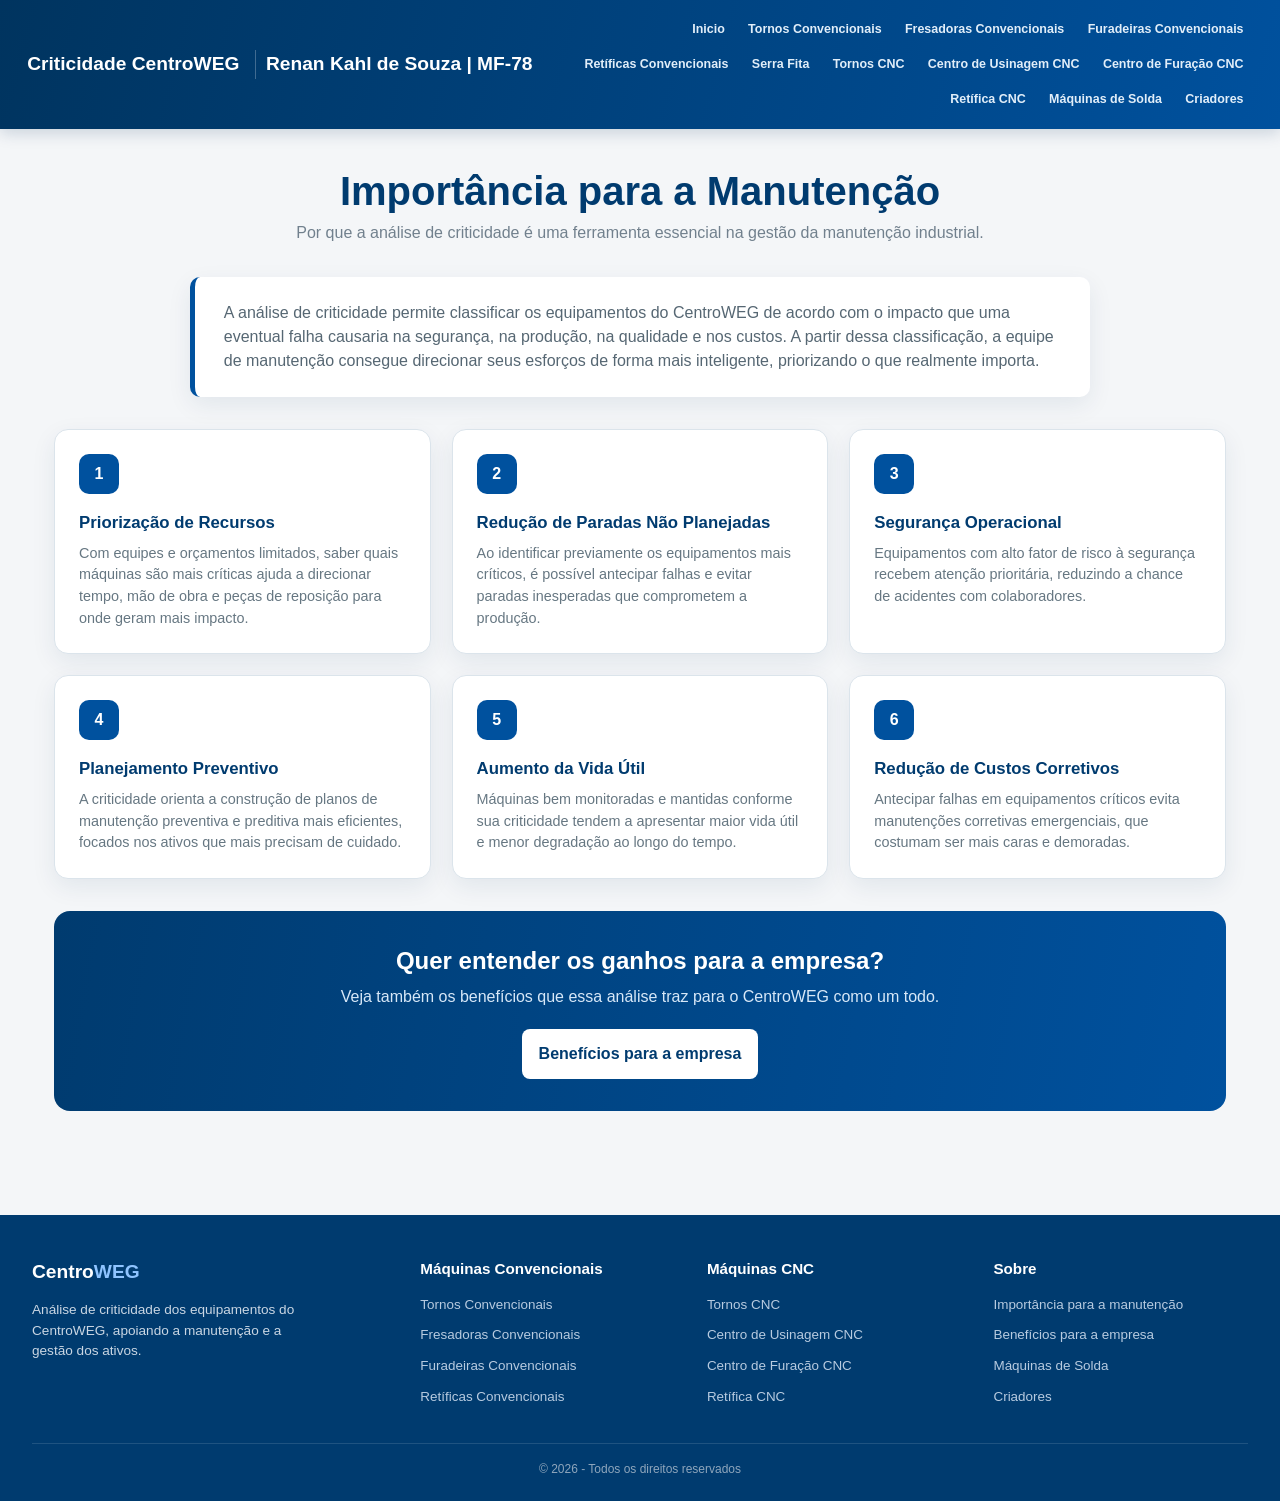
<file: mm.html>
<!DOCTYPE html>
<html lang="en">
<head>
    <meta charset="UTF-8">
    <meta name="viewport" content="width=device-width, initial-scale=1.0">
    <title>Importância para a Manutenção - Criticidade CentroWEG</title>
    <link rel="stylesheet" href="style.css">
</head>
<body>
    <header>
        <div class="logotipo"> Criticidade<span></span> CentroWEG</div>
        <span class="autor-cabecalho">Renan Kahl de Souza | MF-78</span>
<nav>
            <ul>
                <li><a href="index.html">Inicio</a></li>
                <li><a href="tornoc.html">Tornos Convencionais</a></li>
                <li><a href="fresac.html">Fresadoras Convencionais</a></li>
                <li><a href="furadeirac.html">Furadeiras Convencionais</a></li>
                <li><a href="retificac.html">Retíficas Convencionais</a></li>
                <li><a href="serra.html">Serra Fita</a></li>
                <li><a href="tornocnc.html">Tornos CNC</a></li>
                <li><a href="centrousicnc.html">Centro de Usinagem CNC</a></li>
                <li><a href="centrofcnc.html">Centro de Furação CNC</a></li>
                <li><a href="retificacnc.html">Retífica CNC</a></li>
                <li><a href="solda.html">Máquinas de Solda</a></li>
                <li><a href="criadores.html">Criadores</a></li>
            </ul>
        </nav>        
    </header>

    <main>
        <div class="cabecalho-categoria">
            <h1>Importância para a Manutenção</h1>
            <p>Por que a análise de criticidade é uma ferramenta essencial na gestão da manutenção industrial.</p>
        </div>

        <section class="secao-equipamentos">
            <p class="introducao-conteudo">
                A análise de criticidade permite classificar os equipamentos do CentroWEG de acordo com o impacto que
                uma eventual falha causaria na segurança, na produção, na qualidade e nos custos. A partir dessa
                classificação, a equipe de manutenção consegue direcionar seus esforços de forma mais inteligente,
                priorizando o que realmente importa.
            </p>

            <div class="grade-topicos">
                <div class="cartao-topico">
                    <div class="icone-topico">1</div>
                    <div class="titulo-topico">Priorização de Recursos</div>
                    <div class="texto-topico">
                        Com equipes e orçamentos limitados, saber quais máquinas são mais críticas ajuda a direcionar
                        tempo, mão de obra e peças de reposição para onde geram mais impacto.
                    </div>
                </div>

                <div class="cartao-topico">
                    <div class="icone-topico">2</div>
                    <div class="titulo-topico">Redução de Paradas Não Planejadas</div>
                    <div class="texto-topico">
                        Ao identificar previamente os equipamentos mais críticos, é possível antecipar falhas e evitar
                        paradas inesperadas que comprometem a produção.
                    </div>
                </div>

                <div class="cartao-topico">
                    <div class="icone-topico">3</div>
                    <div class="titulo-topico">Segurança Operacional</div>
                    <div class="texto-topico">
                        Equipamentos com alto fator de risco à segurança recebem atenção prioritária, reduzindo a
                        chance de acidentes com colaboradores.
                    </div>
                </div>

                <div class="cartao-topico">
                    <div class="icone-topico">4</div>
                    <div class="titulo-topico">Planejamento Preventivo</div>
                    <div class="texto-topico">
                        A criticidade orienta a construção de planos de manutenção preventiva e preditiva mais
                        eficientes, focados nos ativos que mais precisam de cuidado.
                    </div>
                </div>

                <div class="cartao-topico">
                    <div class="icone-topico">5</div>
                    <div class="titulo-topico">Aumento da Vida Útil</div>
                    <div class="texto-topico">
                        Máquinas bem monitoradas e mantidas conforme sua criticidade tendem a apresentar maior vida
                        útil e menor degradação ao longo do tempo.
                    </div>
                </div>

                <div class="cartao-topico">
                    <div class="icone-topico">6</div>
                    <div class="titulo-topico">Redução de Custos Corretivos</div>
                    <div class="texto-topico">
                        Antecipar falhas em equipamentos críticos evita manutenções corretivas emergenciais, que
                        costumam ser mais caras e demoradas.
                    </div>
                </div>
            </div>

            <div class="faixa-cta">
                <h2>Quer entender os ganhos para a empresa?</h2>
                <p>Veja também os benefícios que essa análise traz para o CentroWEG como um todo.</p>
                <a href="beneficio.html" class="botao botao-contratar">Benefícios para a empresa</a>
            </div>
        </section>
    </main>

    <footer>
        <div class="conteudo-rodape">
            <div>
                <div class="logotipo">Centro<span>WEG</span></div>
                <p style="font-size:0.85rem; color:#C9D6E3; max-width:280px;">
                    Análise de criticidade dos equipamentos do CentroWEG, apoiando a manutenção e a gestão dos ativos.
                </p>
            </div>
            <div class="coluna-rodape">
                <h3>Máquinas Convencionais</h3>
                <ul>
                    <li><a href="tornoc.html">Tornos Convencionais</a></li>
                    <li><a href="fresac.html">Fresadoras Convencionais</a></li>
                    <li><a href="furadeirac.html">Furadeiras Convencionais</a></li>
                    <li><a href="retificac.html">Retíficas Convencionais</a></li>
                </ul>
            </div>
            <div class="coluna-rodape">
                <h3>Máquinas CNC</h3>
                <ul>
                    <li><a href="tornocnc.html">Tornos CNC</a></li>
                    <li><a href="centrousicnc.html">Centro de Usinagem CNC</a></li>
                    <li><a href="centrofcnc.html">Centro de Furação CNC</a></li>
                    <li><a href="retificacnc.html">Retífica CNC</a></li>
                </ul>
            </div>
            <div class="coluna-rodape">
                <h3>Sobre</h3>
                <ul>
                    <li><a href="mm.html">Importância para a manutenção</a></li>
                    <li><a href="beneficio.html">Benefícios para a empresa</a></li>
                    <li><a href="solda.html">Máquinas de Solda</a></li>
                    <li><a href="criadores.html">Criadores</a></li>
                </ul>
            </div>
        </div>
        <p class="direitos-autorais">&copy; 2026 - Todos os direitos reservados</p>
    </footer>
</body>
</html>
</file>
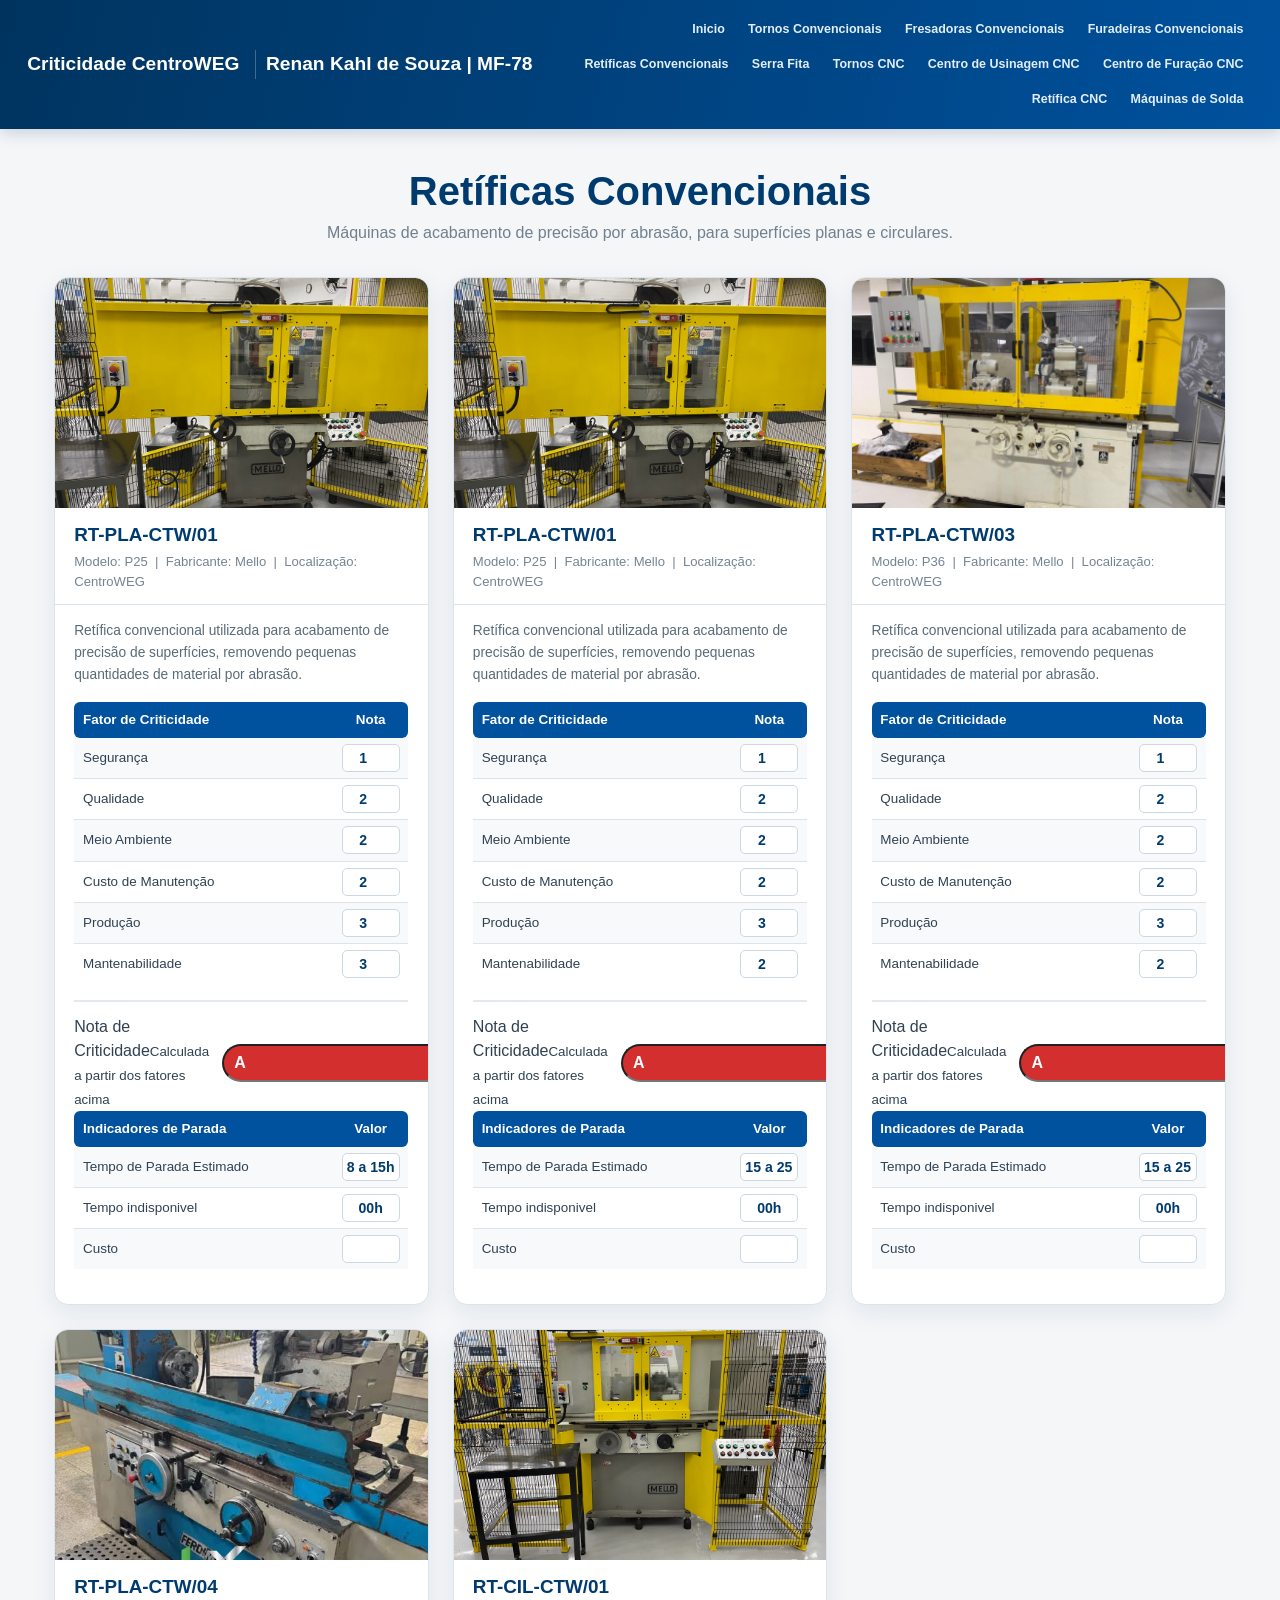
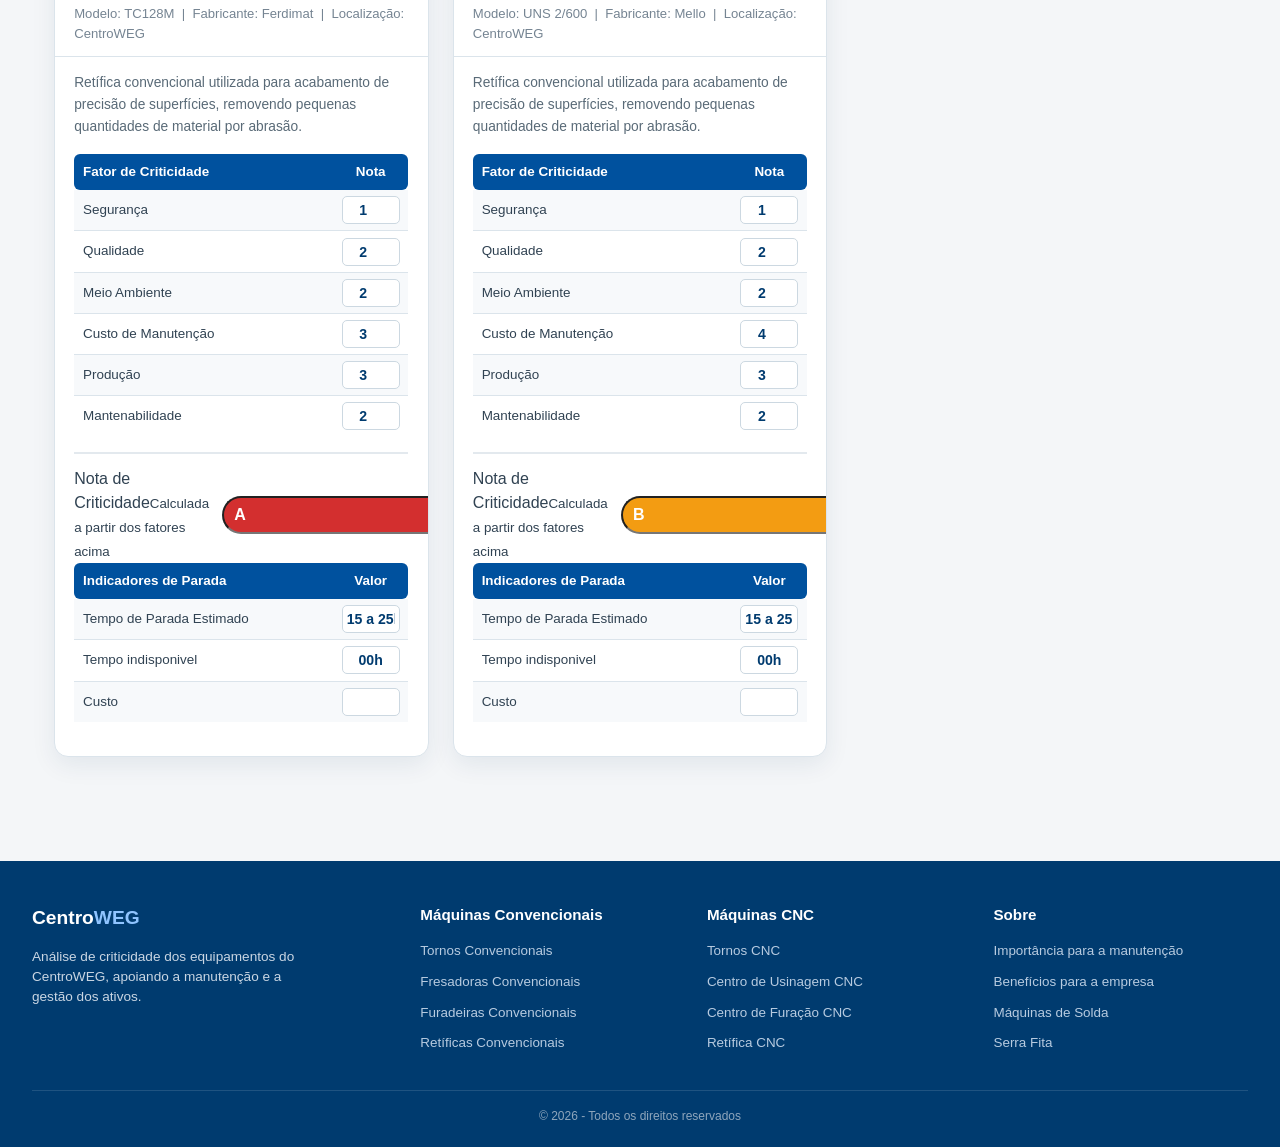
<file: retificac.html>
<!DOCTYPE html>
<html lang="en">
<head>
<meta charset="UTF-8">
<meta name="viewport" content="width=device-width, initial-scale=1.0">
<title>Retíficas Convencionais - Criticidade CentroWEG</title>
<link rel="stylesheet" href="style.css">
</head>
<body>
<header>
<div class="logotipo"> Criticidade<span></span> CentroWEG</div>
<span class="autor-cabecalho">Renan Kahl de Souza | MF-78</span>
<nav>
<ul>
<li><a href="index.html">Inicio</a></li>
<li><a href="tornoc.html">Tornos Convencionais</a></li>
<li><a href="fresac.html">Fresadoras Convencionais</a></li>
<li><a href="furadeirac.html">Furadeiras Convencionais</a></li>
<li><a href="retificac.html">Retíficas Convencionais</a></li>
<li><a href="serra.html">Serra Fita</a></li>
<li><a href="tornocnc.html">Tornos CNC</a></li>
<li><a href="centrousicnc.html">Centro de Usinagem CNC</a></li>
<li><a href="centrofcnc.html">Centro de Furação CNC</a></li>
<li><a href="retificacnc.html">Retífica CNC</a></li>
<li><a href="solda.html">Máquinas de Solda</a></li>
</ul>
</nav>
</header>
<main>
<div class="cabecalho-categoria">
<h1>Retíficas Convencionais</h1>
<p>Máquinas de acabamento de precisão por abrasão, para superfícies planas e circulares.</p>
</div>
<section class="secao-equipamentos">
<div class="grade-equipamentos">
<div class="cartao-equipamento">
<div class="foto-equipamento">
<span>
<img src="mellop25.jpg">
</span>
</div>
<div class="cabecalho-equipamento">
<h2>RT-PLA-CTW/01</h2>
<div class="info-tecnica">Modelo: P25 &nbsp;|&nbsp; Fabricante: Mello &nbsp;|&nbsp; Localização: CentroWEG</div>
</div>
<div class="corpo-equipamento">
<p class="descricao-equipamento">Retífica convencional utilizada para acabamento de precisão de superfícies, removendo pequenas quantidades de material por abrasão.</p>
<table class="tabela-fatores">
<tr><th>Fator de Criticidade</th><th>Nota</th></tr>
<tr><td>Segurança</td><td><input type="number" class="campo-fator" data-fator="seguranca" min="0" max="3" value="1"></td></tr>
<tr><td>Qualidade</td><td><input type="number" class="campo-fator" data-fator="qualidade" min="1" max="4" value="2"></td></tr>
<tr><td>Meio Ambiente</td><td><input type="number" class="campo-fator" data-fator="meioambiente" min="0" max="3" value="2"></td></tr>
<tr><td>Custo de Manutenção</td><td><input type="number" class="campo-fator" data-fator="customanutencao" min="1" max="4" value="2"></td></tr>
<tr><td>Produção</td><td><input type="number" class="campo-fator" data-fator="producao" min="0" max="3" value="3"></td></tr>
<tr><td>Mantenabilidade</td><td><input type="number" class="campo-fator" data-fator="mantenabilidade" min="2" max="5" value="3"></td></tr>
</table>
<div class="nota-final">
<span>Nota de Criticidade<small>Calculada a partir dos fatores acima</small></span>
<input type="text" class="campo-nota" maxlength="1" value="A">
</div>
<table class="tabela-fatores tabela-indicadores">
<tr><th>Indicadores de Parada</th><th>Valor</th></tr>
<tr><td>Tempo de Parada Estimado</td><td><input type="text" class="campo-fator" data-indicador="tempo" value="8 a 15h"></td></tr>
<tr><td>Tempo indisponivel</td><td><input type="text" class="campo-fator" data-indicador="horas" value="00h"></td></tr>
<tr><td>Custo</td><td><input type="text" class="campo-fator" data-indicador="custo" value=""></td></tr>
</table>
</div>
</div>

<div class="cartao-equipamento">
<div class="foto-equipamento">
<span>
<img src="mellop25.jpg">
</span>
</div>
<div class="cabecalho-equipamento">
<h2>RT-PLA-CTW/01</h2>
<div class="info-tecnica">Modelo: P25 &nbsp;|&nbsp; Fabricante: Mello &nbsp;|&nbsp; Localização: CentroWEG</div>
</div>
<div class="corpo-equipamento">
<p class="descricao-equipamento">Retífica convencional utilizada para acabamento de precisão de superfícies, removendo pequenas quantidades de material por abrasão.</p>
<table class="tabela-fatores">
<tr><th>Fator de Criticidade</th><th>Nota</th></tr>
<tr><td>Segurança</td><td><input type="number" class="campo-fator" data-fator="seguranca" min="0" max="3" value="1"></td></tr>
<tr><td>Qualidade</td><td><input type="number" class="campo-fator" data-fator="qualidade" min="1" max="4" value="2"></td></tr>
<tr><td>Meio Ambiente</td><td><input type="number" class="campo-fator" data-fator="meioambiente" min="0" max="3" value="2"></td></tr>
<tr><td>Custo de Manutenção</td><td><input type="number" class="campo-fator" data-fator="customanutencao" min="1" max="4" value="2"></td></tr>
<tr><td>Produção</td><td><input type="number" class="campo-fator" data-fator="producao" min="0" max="3" value="3"></td></tr>
<tr><td>Mantenabilidade</td><td><input type="number" class="campo-fator" data-fator="mantenabilidade" min="2" max="5" value="2"></td></tr>
</table>
<div class="nota-final">
<span>Nota de Criticidade<small>Calculada a partir dos fatores acima</small></span>
<input type="text" class="campo-nota" maxlength="1" value="A">
</div>
<table class="tabela-fatores tabela-indicadores">
<tr><th>Indicadores de Parada</th><th>Valor</th></tr>
<tr><td>Tempo de Parada Estimado</td><td><input type="text" class="campo-fator" data-indicador="tempo" value="15 a 25h"></td></tr>
<tr><td>Tempo indisponivel</td><td><input type="text" class="campo-fator" data-indicador="horas" value="00h"></td></tr>
<tr><td>Custo</td><td><input type="text" class="campo-fator" data-indicador="custo" value=""></td></tr>
</table>
</div>
</div>

<div class="cartao-equipamento">
<div class="foto-equipamento">
<span>
<img src="mello_p36.jpg">
</span>
</div>
<div class="cabecalho-equipamento">
<h2>RT-PLA-CTW/03</h2>
<div class="info-tecnica">Modelo: P36 &nbsp;|&nbsp; Fabricante: Mello &nbsp;|&nbsp; Localização: CentroWEG</div>
</div>
<div class="corpo-equipamento">
<p class="descricao-equipamento">Retífica convencional utilizada para acabamento de precisão de superfícies, removendo pequenas quantidades de material por abrasão.</p>
<table class="tabela-fatores">
<tr><th>Fator de Criticidade</th><th>Nota</th></tr>
<tr><td>Segurança</td><td><input type="number" class="campo-fator" data-fator="seguranca" min="0" max="3" value="1"></td></tr>
<tr><td>Qualidade</td><td><input type="number" class="campo-fator" data-fator="qualidade" min="1" max="4" value="2"></td></tr>
<tr><td>Meio Ambiente</td><td><input type="number" class="campo-fator" data-fator="meioambiente" min="0" max="3" value="2"></td></tr>
<tr><td>Custo de Manutenção</td><td><input type="number" class="campo-fator" data-fator="customanutencao" min="1" max="4" value="2"></td></tr>
<tr><td>Produção</td><td><input type="number" class="campo-fator" data-fator="producao" min="0" max="3" value="3"></td></tr>
<tr><td>Mantenabilidade</td><td><input type="number" class="campo-fator" data-fator="mantenabilidade" min="2" max="5" value="2"></td></tr>
</table>
<div class="nota-final">
<span>Nota de Criticidade<small>Calculada a partir dos fatores acima</small></span>
<input type="text" class="campo-nota" maxlength="1" value="A">
</div>
<table class="tabela-fatores tabela-indicadores">
<tr><th>Indicadores de Parada</th><th>Valor</th></tr>
<tr><td>Tempo de Parada Estimado</td><td><input type="text" class="campo-fator" data-indicador="tempo" value="15 a 25h"></td></tr>
<tr><td>Tempo indisponivel</td><td><input type="text" class="campo-fator" data-indicador="horas" value="00h"></td></tr>
<tr><td>Custo</td><td><input type="text" class="campo-fator" data-indicador="custo" value=""></td></tr>
</table>
</div>
</div>

<div class="cartao-equipamento">
<div class="foto-equipamento">
<span>
<img src="ferdimat.jfif">
</span>
</div>
<div class="cabecalho-equipamento">
<h2>RT-PLA-CTW/04</h2>
<div class="info-tecnica">Modelo: TC128M &nbsp;|&nbsp; Fabricante: Ferdimat &nbsp;|&nbsp; Localização: CentroWEG</div>
</div>
<div class="corpo-equipamento">
<p class="descricao-equipamento">Retífica convencional utilizada para acabamento de precisão de superfícies, removendo pequenas quantidades de material por abrasão.</p>
<table class="tabela-fatores">
<tr><th>Fator de Criticidade</th><th>Nota</th></tr>
<tr><td>Segurança</td><td><input type="number" class="campo-fator" data-fator="seguranca" min="0" max="3" value="1"></td></tr>
<tr><td>Qualidade</td><td><input type="number" class="campo-fator" data-fator="qualidade" min="1" max="4" value="2"></td></tr>
<tr><td>Meio Ambiente</td><td><input type="number" class="campo-fator" data-fator="meioambiente" min="0" max="3" value="2"></td></tr>
<tr><td>Custo de Manutenção</td><td><input type="number" class="campo-fator" data-fator="customanutencao" min="1" max="4" value="3"></td></tr>
<tr><td>Produção</td><td><input type="number" class="campo-fator" data-fator="producao" min="0" max="3" value="3"></td></tr>
<tr><td>Mantenabilidade</td><td><input type="number" class="campo-fator" data-fator="mantenabilidade" min="2" max="5" value="2"></td></tr>
</table>
<div class="nota-final">
<span>Nota de Criticidade<small>Calculada a partir dos fatores acima</small></span>
<input type="text" class="campo-nota" maxlength="1" value="A">
</div>
<table class="tabela-fatores tabela-indicadores">
<tr><th>Indicadores de Parada</th><th>Valor</th></tr>
<tr><td>Tempo de Parada Estimado</td><td><input type="text" class="campo-fator" data-indicador="tempo" value="15 a 25h"></td></tr>
<tr><td>Tempo indisponivel</td><td><input type="text" class="campo-fator" data-indicador="horas" value="00h"></td></tr>
<tr><td>Custo</td><td><input type="text" class="campo-fator" data-indicador="custo" value=""></td></tr>
</table>
</div>
</div>

<div class="cartao-equipamento">
<div class="foto-equipamento">
<span>
<img src="mello_uns2.jpg">
</span>
</div>
<div class="cabecalho-equipamento">
<h2>RT-CIL-CTW/01</h2>
<div class="info-tecnica">Modelo: UNS 2/600 &nbsp;|&nbsp; Fabricante: Mello &nbsp;|&nbsp; Localização: CentroWEG</div>
</div>
<div class="corpo-equipamento">
<p class="descricao-equipamento">Retífica convencional utilizada para acabamento de precisão de superfícies, removendo pequenas quantidades de material por abrasão.</p>
<table class="tabela-fatores">
<tr><th>Fator de Criticidade</th><th>Nota</th></tr>
<tr><td>Segurança</td><td><input type="number" class="campo-fator" data-fator="seguranca" min="0" max="3" value="1"></td></tr>
<tr><td>Qualidade</td><td><input type="number" class="campo-fator" data-fator="qualidade" min="1" max="4" value="2"></td></tr>
<tr><td>Meio Ambiente</td><td><input type="number" class="campo-fator" data-fator="meioambiente" min="0" max="3" value="2"></td></tr>
<tr><td>Custo de Manutenção</td><td><input type="number" class="campo-fator" data-fator="customanutencao" min="1" max="4" value="4"></td></tr>
<tr><td>Produção</td><td><input type="number" class="campo-fator" data-fator="producao" min="0" max="3" value="3"></td></tr>
<tr><td>Mantenabilidade</td><td><input type="number" class="campo-fator" data-fator="mantenabilidade" min="2" max="5" value="2"></td></tr>
</table>
<div class="nota-final">
<span>Nota de Criticidade<small>Calculada a partir dos fatores acima</small></span>
<input type="text" class="campo-nota" maxlength="1" value="B">
</div>
<table class="tabela-fatores tabela-indicadores">
<tr><th>Indicadores de Parada</th><th>Valor</th></tr>
<tr><td>Tempo de Parada Estimado</td><td><input type="text" class="campo-fator" data-indicador="tempo" value="15 a 25h"></td></tr>
<tr><td>Tempo indisponivel</td><td><input type="text" class="campo-fator" data-indicador="horas" value="00h"></td></tr>
<tr><td>Custo</td><td><input type="text" class="campo-fator" data-indicador="custo" value=""></td></tr>
</table>
</div>
</div>
</div>
</section>
</main>
<footer>
<div class="conteudo-rodape">
<div>
<div class="logotipo">Centro<span>WEG</span></div>
<p style="font-size:0.85rem; color:#C9D6E3; max-width:280px;">
Análise de criticidade dos equipamentos do CentroWEG, apoiando a manutenção e a gestão dos ativos.
</p>
</div>
<div class="coluna-rodape">
<h3>Máquinas Convencionais</h3>
<ul>
<li><a href="tornoc.html">Tornos Convencionais</a></li>
<li><a href="fresac.html">Fresadoras Convencionais</a></li>
<li><a href="furadeirac.html">Furadeiras Convencionais</a></li>
<li><a href="retificac.html">Retíficas Convencionais</a></li>
</ul>
</div>
<div class="coluna-rodape">
<h3>Máquinas CNC</h3>
<ul>
<li><a href="tornocnc.html">Tornos CNC</a></li>
<li><a href="centrousicnc.html">Centro de Usinagem CNC</a></li>
<li><a href="centrofcnc.html">Centro de Furação CNC</a></li>
<li><a href="retificacnc.html">Retífica CNC</a></li>
</ul>
</div>
<div class="coluna-rodape">
<h3>Sobre</h3>
<ul>
<li><a href="mm.html">Importância para a manutenção</a></li>
<li><a href="beneficio.html">Benefícios para a empresa</a></li>
<li><a href="solda.html">Máquinas de Solda</a></li>
<li><a href="serra.html">Serra Fita</a></li>
</ul>
</div>
</div>
<p class="direitos-autorais">&copy; 2026 - Todos os direitos reservados</p>
</footer>
<script src="script.js"></script>
</body>
</html>
</file>
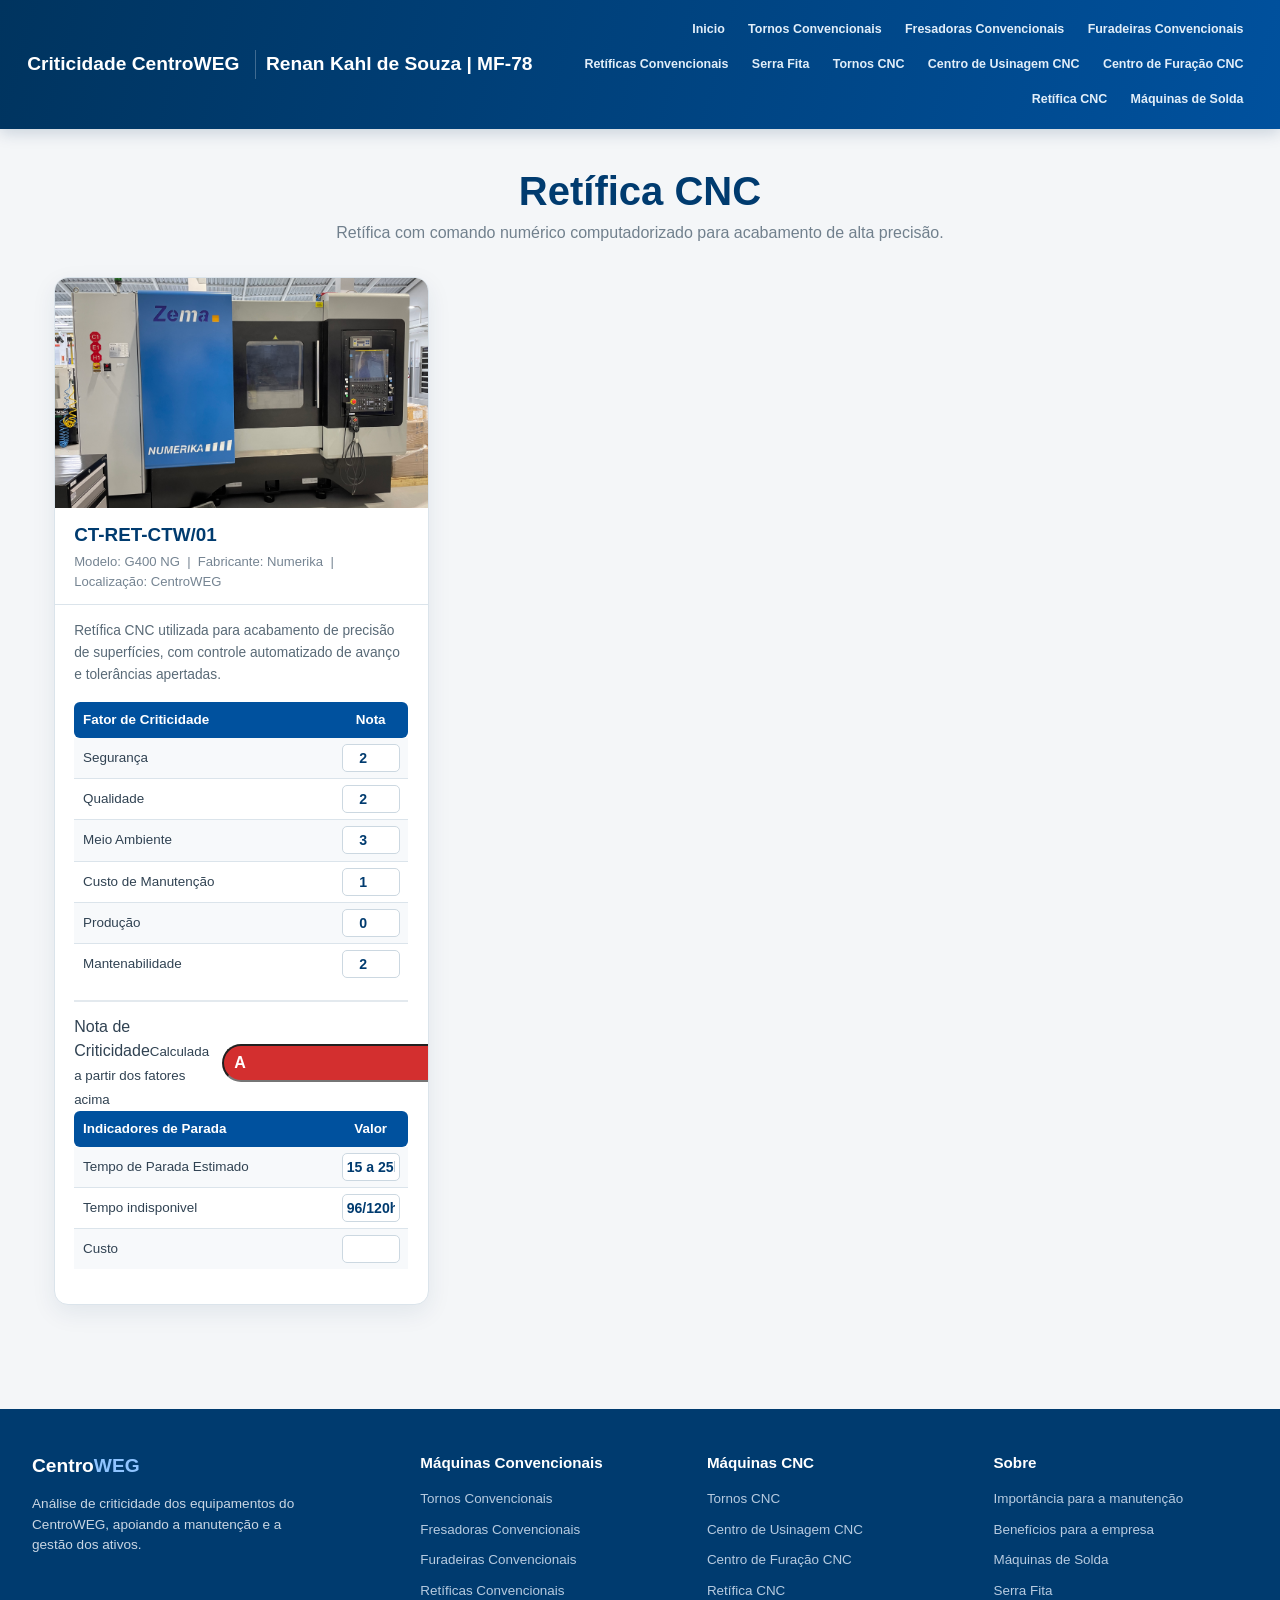
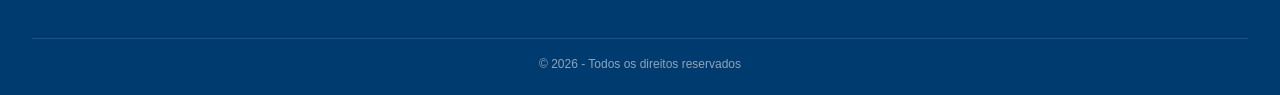
<file: retificacnc.html>
<!DOCTYPE html>
<html lang="en">
<head>
<meta charset="UTF-8">
<meta name="viewport" content="width=device-width, initial-scale=1.0">
<title>Retífica CNC - Criticidade CentroWEG</title>
<link rel="stylesheet" href="style.css">
</head>
<body>
<header>
<div class="logotipo"> Criticidade<span></span> CentroWEG</div>
<span class="autor-cabecalho">Renan Kahl de Souza | MF-78</span>
<nav>
<ul>
<li><a href="index.html">Inicio</a></li>
<li><a href="tornoc.html">Tornos Convencionais</a></li>
<li><a href="fresac.html">Fresadoras Convencionais</a></li>
<li><a href="furadeirac.html">Furadeiras Convencionais</a></li>
<li><a href="retificac.html">Retíficas Convencionais</a></li>
<li><a href="serra.html">Serra Fita</a></li>
<li><a href="tornocnc.html">Tornos CNC</a></li>
<li><a href="centrousicnc.html">Centro de Usinagem CNC</a></li>
<li><a href="centrofcnc.html">Centro de Furação CNC</a></li>
<li><a href="retificacnc.html">Retífica CNC</a></li>
<li><a href="solda.html">Máquinas de Solda</a></li>
</ul>
</nav>
</header>
<main>
<div class="cabecalho-categoria">
<h1>Retífica CNC</h1>
<p>Retífica com comando numérico computadorizado para acabamento de alta precisão.</p>
</div>
<section class="secao-equipamentos">
<div class="grade-equipamentos">
<div class="cartao-equipamento">
<div class="foto-equipamento">
<span>
<img src="numerika_g400ng.jpg">
</span>
</div>
<div class="cabecalho-equipamento">
<h2>CT-RET-CTW/01</h2>
<div class="info-tecnica">Modelo: G400 NG &nbsp;|&nbsp; Fabricante: Numerika &nbsp;|&nbsp; Localização: CentroWEG</div>
</div>
<div class="corpo-equipamento">
<p class="descricao-equipamento">Retífica CNC utilizada para acabamento de precisão de superfícies, com controle automatizado de avanço e tolerâncias apertadas.</p>
<table class="tabela-fatores">
<tr><th>Fator de Criticidade</th><th>Nota</th></tr>
<tr><td>Segurança</td><td><input type="number" class="campo-fator" data-fator="seguranca" min="0" max="3" value="2"></td></tr>
<tr><td>Qualidade</td><td><input type="number" class="campo-fator" data-fator="qualidade" min="1" max="4" value="2"></td></tr>
<tr><td>Meio Ambiente</td><td><input type="number" class="campo-fator" data-fator="meioambiente" min="0" max="3" value="3"></td></tr>
<tr><td>Custo de Manutenção</td><td><input type="number" class="campo-fator" data-fator="customanutencao" min="1" max="4" value="1"></td></tr>
<tr><td>Produção</td><td><input type="number" class="campo-fator" data-fator="producao" min="0" max="3" value="0"></td></tr>
<tr><td>Mantenabilidade</td><td><input type="number" class="campo-fator" data-fator="mantenabilidade" min="2" max="5" value="2"></td></tr>
</table>
<div class="nota-final">
<span>Nota de Criticidade<small>Calculada a partir dos fatores acima</small></span>
<input type="text" class="campo-nota" maxlength="1" value="A">
</div>
<table class="tabela-fatores tabela-indicadores">
<tr><th>Indicadores de Parada</th><th>Valor</th></tr>
<tr><td>Tempo de Parada Estimado</td><td><input type="text" class="campo-fator" data-indicador="tempo" value="15 a 25h"></td></tr>
<tr><td>Tempo indisponivel</td><td><input type="text" class="campo-fator" data-indicador="horas" value="96/120h"></td></tr>
<tr><td>Custo</td><td><input type="text" class="campo-fator" data-indicador="custo" value=""></td></tr>
</table>
</div>
</div>
</div>
</section>
</main>
<footer>
<div class="conteudo-rodape">
<div>
<div class="logotipo">Centro<span>WEG</span></div>
<p style="font-size:0.85rem; color:#C9D6E3; max-width:280px;">
Análise de criticidade dos equipamentos do CentroWEG, apoiando a manutenção e a gestão dos ativos.
</p>
</div>
<div class="coluna-rodape">
<h3>Máquinas Convencionais</h3>
<ul>
<li><a href="tornoc.html">Tornos Convencionais</a></li>
<li><a href="fresac.html">Fresadoras Convencionais</a></li>
<li><a href="furadeirac.html">Furadeiras Convencionais</a></li>
<li><a href="retificac.html">Retíficas Convencionais</a></li>
</ul>
</div>
<div class="coluna-rodape">
<h3>Máquinas CNC</h3>
<ul>
<li><a href="tornocnc.html">Tornos CNC</a></li>
<li><a href="centrousicnc.html">Centro de Usinagem CNC</a></li>
<li><a href="centrofcnc.html">Centro de Furação CNC</a></li>
<li><a href="retificacnc.html">Retífica CNC</a></li>
</ul>
</div>
<div class="coluna-rodape">
<h3>Sobre</h3>
<ul>
<li><a href="mm.html">Importância para a manutenção</a></li>
<li><a href="beneficio.html">Benefícios para a empresa</a></li>
<li><a href="solda.html">Máquinas de Solda</a></li>
<li><a href="serra.html">Serra Fita</a></li>
</ul>
</div>
</div>
<p class="direitos-autorais">&copy; 2026 - Todos os direitos reservados</p>
</footer>
<script src="script.js"></script>
</body>
</html>
</file>
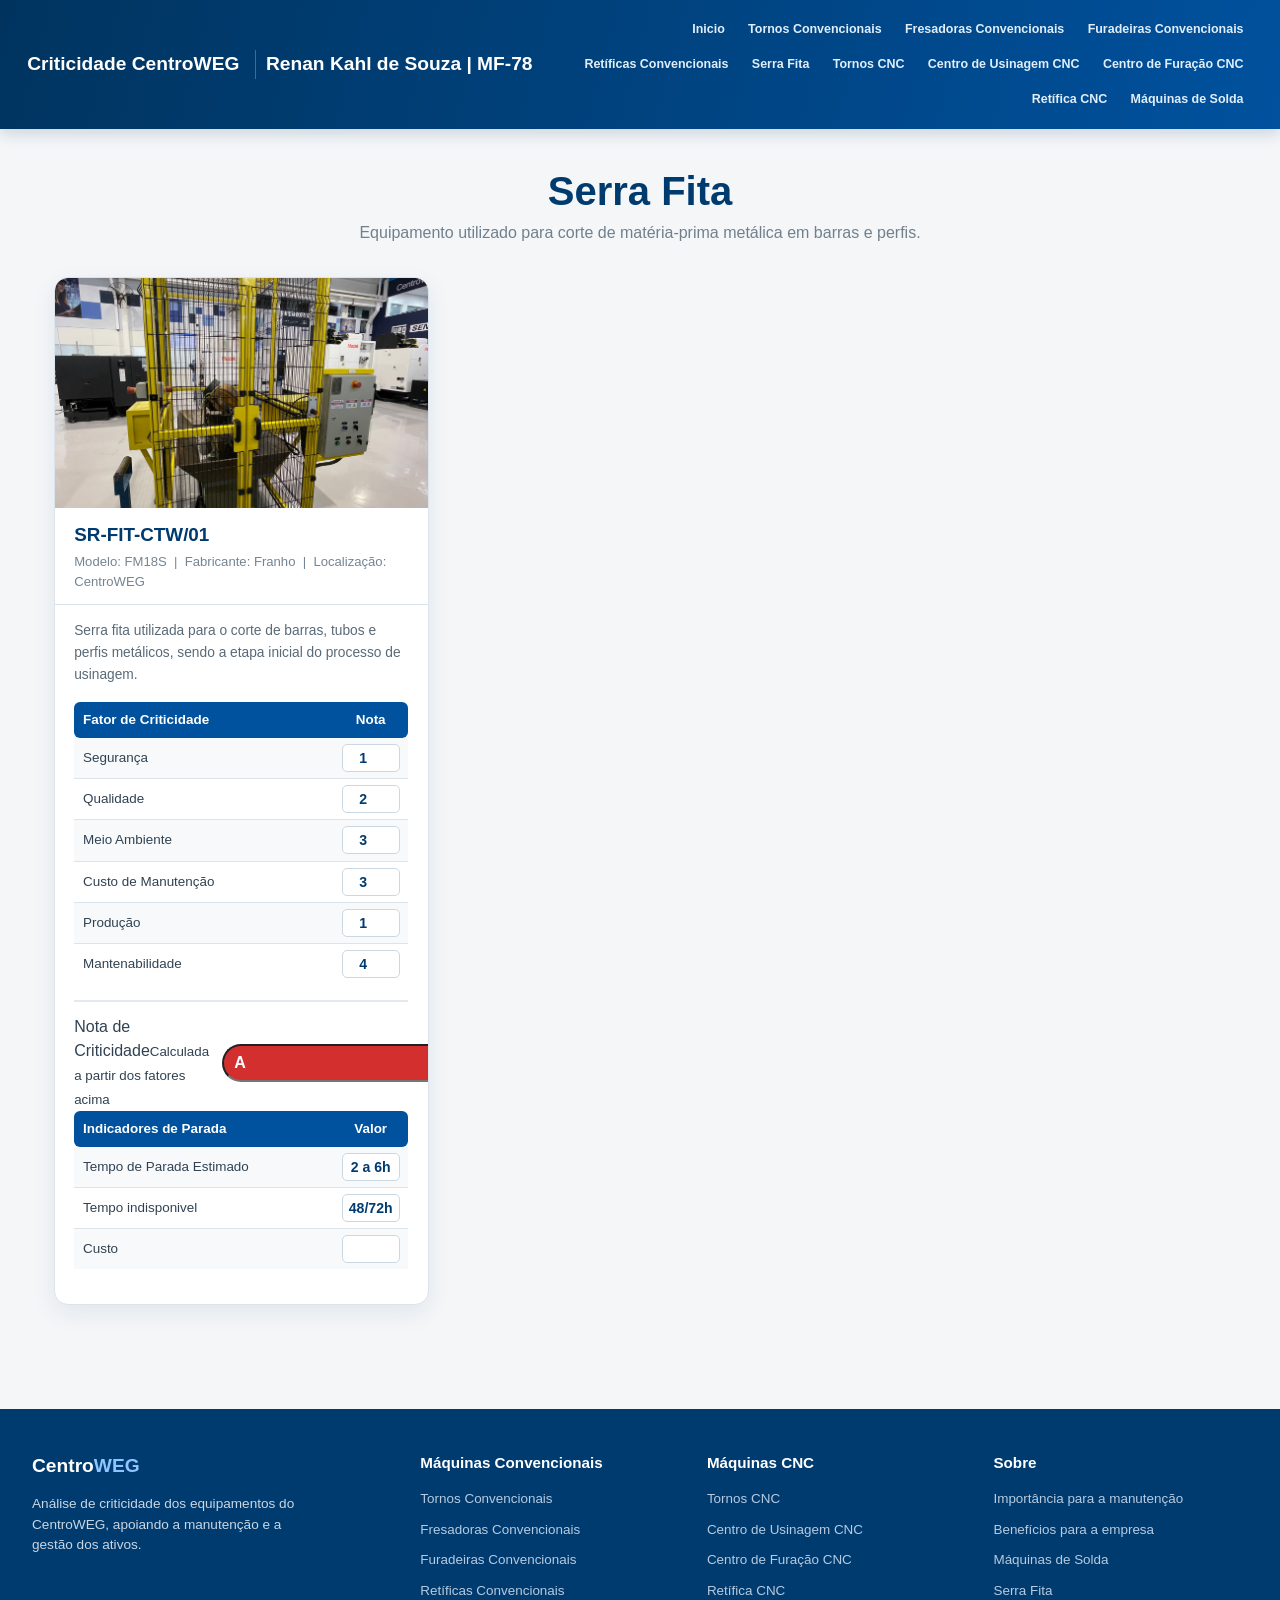
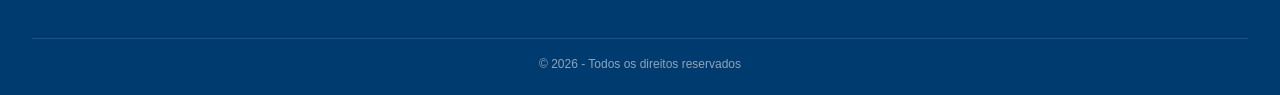
<file: serra.html>
<!DOCTYPE html>
<html lang="en">
<head>
<meta charset="UTF-8">
<meta name="viewport" content="width=device-width, initial-scale=1.0">
<title>Serra Fita - Criticidade CentroWEG</title>
<link rel="stylesheet" href="style.css">
</head>
<body>
<header>
<div class="logotipo"> Criticidade<span></span> CentroWEG</div>
<span class="autor-cabecalho">Renan Kahl de Souza | MF-78</span>
<nav>
<ul>
<li><a href="index.html">Inicio</a></li>
<li><a href="tornoc.html">Tornos Convencionais</a></li>
<li><a href="fresac.html">Fresadoras Convencionais</a></li>
<li><a href="furadeirac.html">Furadeiras Convencionais</a></li>
<li><a href="retificac.html">Retíficas Convencionais</a></li>
<li><a href="serra.html">Serra Fita</a></li>
<li><a href="tornocnc.html">Tornos CNC</a></li>
<li><a href="centrousicnc.html">Centro de Usinagem CNC</a></li>
<li><a href="centrofcnc.html">Centro de Furação CNC</a></li>
<li><a href="retificacnc.html">Retífica CNC</a></li>
<li><a href="solda.html">Máquinas de Solda</a></li>
</ul>
</nav>
</header>
<main>
<div class="cabecalho-categoria">
<h1>Serra Fita</h1>
<p>Equipamento utilizado para corte de matéria-prima metálica em barras e perfis.</p>
</div>
<section class="secao-equipamentos">
<div class="grade-equipamentos">
<div class="cartao-equipamento">
<div class="foto-equipamento">
<span>
<img src="franho_fm185.jpg">
</span>
</div>
<div class="cabecalho-equipamento">
<h2>SR-FIT-CTW/01</h2>
<div class="info-tecnica">Modelo: FM18S &nbsp;|&nbsp; Fabricante: Franho &nbsp;|&nbsp; Localização: CentroWEG</div>
</div>
<div class="corpo-equipamento">
<p class="descricao-equipamento">Serra fita utilizada para o corte de barras, tubos e perfis metálicos, sendo a etapa inicial do processo de usinagem.</p>
<table class="tabela-fatores">
<tr><th>Fator de Criticidade</th><th>Nota</th></tr>
<tr><td>Segurança</td><td><input type="number" class="campo-fator" data-fator="seguranca" min="0" max="3" value="1"></td></tr>
<tr><td>Qualidade</td><td><input type="number" class="campo-fator" data-fator="qualidade" min="1" max="4" value="2"></td></tr>
<tr><td>Meio Ambiente</td><td><input type="number" class="campo-fator" data-fator="meioambiente" min="0" max="3" value="3"></td></tr>
<tr><td>Custo de Manutenção</td><td><input type="number" class="campo-fator" data-fator="customanutencao" min="1" max="4" value="3"></td></tr>
<tr><td>Produção</td><td><input type="number" class="campo-fator" data-fator="producao" min="0" max="3" value="1"></td></tr>
<tr><td>Mantenabilidade</td><td><input type="number" class="campo-fator" data-fator="mantenabilidade" min="2" max="5" value="4"></td></tr>
</table>
<div class="nota-final">
<span>Nota de Criticidade<small>Calculada a partir dos fatores acima</small></span>
<input type="text" class="campo-nota" maxlength="1" value="A">
</div>
<table class="tabela-fatores tabela-indicadores">
<tr><th>Indicadores de Parada</th><th>Valor</th></tr>
<tr><td>Tempo de Parada Estimado</td><td><input type="text" class="campo-fator" data-indicador="tempo" value="2 a 6h"></td></tr>
<tr><td>Tempo indisponivel</td><td><input type="text" class="campo-fator" data-indicador="horas" value="48/72h"></td></tr>
<tr><td>Custo</td><td><input type="text" class="campo-fator" data-indicador="custo" value=""></td></tr>
</table>
</div>
</div>
</div>
</section>
</main>
<footer>
<div class="conteudo-rodape">
<div>
<div class="logotipo">Centro<span>WEG</span></div>
<p style="font-size:0.85rem; color:#C9D6E3; max-width:280px;">
Análise de criticidade dos equipamentos do CentroWEG, apoiando a manutenção e a gestão dos ativos.
</p>
</div>
<div class="coluna-rodape">
<h3>Máquinas Convencionais</h3>
<ul>
<li><a href="tornoc.html">Tornos Convencionais</a></li>
<li><a href="fresac.html">Fresadoras Convencionais</a></li>
<li><a href="furadeirac.html">Furadeiras Convencionais</a></li>
<li><a href="retificac.html">Retíficas Convencionais</a></li>
</ul>
</div>
<div class="coluna-rodape">
<h3>Máquinas CNC</h3>
<ul>
<li><a href="tornocnc.html">Tornos CNC</a></li>
<li><a href="centrousicnc.html">Centro de Usinagem CNC</a></li>
<li><a href="centrofcnc.html">Centro de Furação CNC</a></li>
<li><a href="retificacnc.html">Retífica CNC</a></li>
</ul>
</div>
<div class="coluna-rodape">
<h3>Sobre</h3>
<ul>
<li><a href="mm.html">Importância para a manutenção</a></li>
<li><a href="beneficio.html">Benefícios para a empresa</a></li>
<li><a href="solda.html">Máquinas de Solda</a></li>
<li><a href="serra.html">Serra Fita</a></li>
</ul>
</div>
</div>
<p class="direitos-autorais">&copy; 2026 - Todos os direitos reservados</p>
</footer>
<script src="script.js"></script>
</body>
</html>
</file>
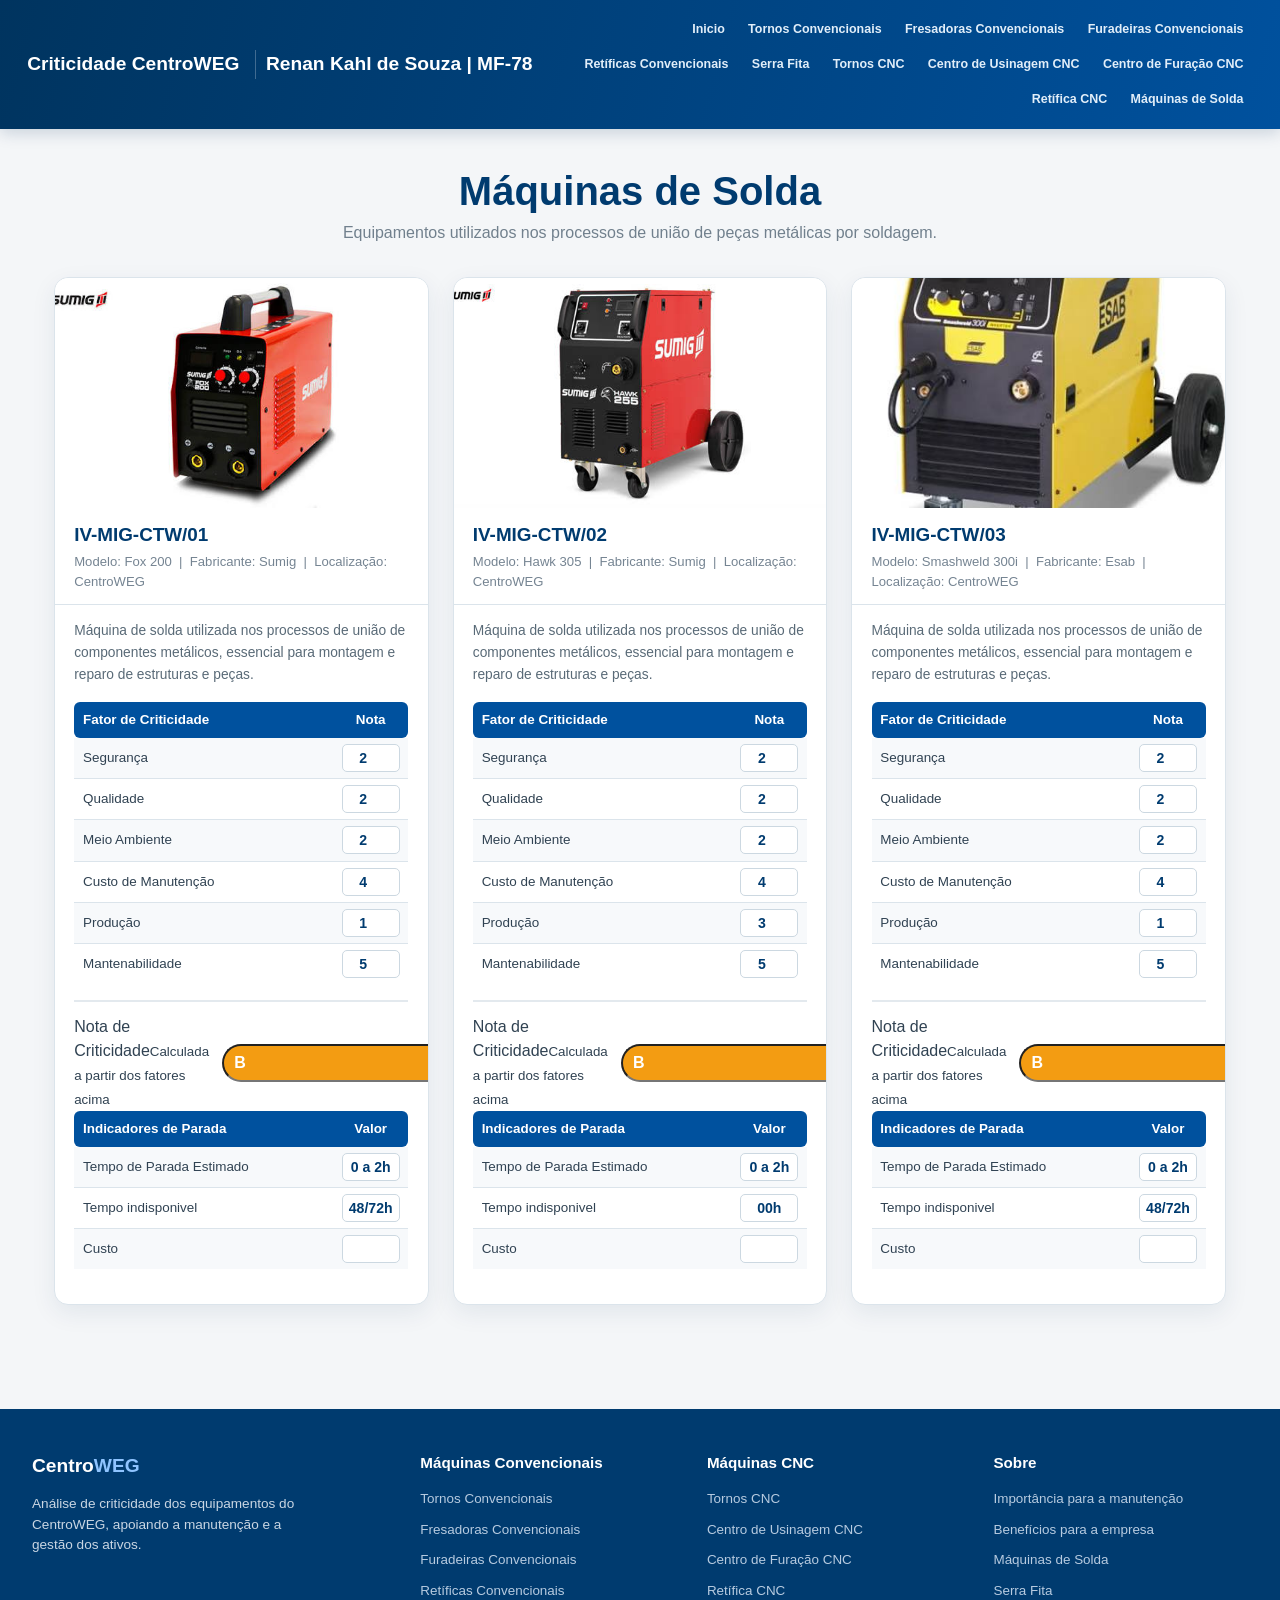
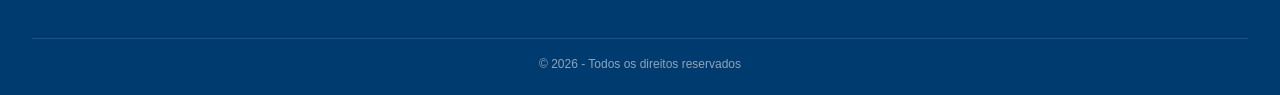
<file: solda.html>
<!DOCTYPE html>
<html lang="en">
<head>
<meta charset="UTF-8">
<meta name="viewport" content="width=device-width, initial-scale=1.0">
<title>Máquinas de Solda - Criticidade CentroWEG</title>
<link rel="stylesheet" href="style.css">
</head>
<body>
<header>
<div class="logotipo"> Criticidade<span></span> CentroWEG</div>
<span class="autor-cabecalho">Renan Kahl de Souza | MF-78</span>
<nav>
<ul>
<li><a href="index.html">Inicio</a></li>
<li><a href="tornoc.html">Tornos Convencionais</a></li>
<li><a href="fresac.html">Fresadoras Convencionais</a></li>
<li><a href="furadeirac.html">Furadeiras Convencionais</a></li>
<li><a href="retificac.html">Retíficas Convencionais</a></li>
<li><a href="serra.html">Serra Fita</a></li>
<li><a href="tornocnc.html">Tornos CNC</a></li>
<li><a href="centrousicnc.html">Centro de Usinagem CNC</a></li>
<li><a href="centrofcnc.html">Centro de Furação CNC</a></li>
<li><a href="retificacnc.html">Retífica CNC</a></li>
<li><a href="solda.html">Máquinas de Solda</a></li>
</ul>
</nav>
</header>
<main>
<div class="cabecalho-categoria">
<h1>Máquinas de Solda</h1>
<p>Equipamentos utilizados nos processos de união de peças metálicas por soldagem.</p>
</div>
<section class="secao-equipamentos">
<div class="grade-equipamentos">
<div class="cartao-equipamento">
<div class="foto-equipamento">
<span>
<img src="sumig_fox200.jfif">
</span>
</div>
<div class="cabecalho-equipamento">
<h2>IV-MIG-CTW/01</h2>
<div class="info-tecnica">Modelo: Fox 200 &nbsp;|&nbsp; Fabricante: Sumig &nbsp;|&nbsp; Localização: CentroWEG</div>
</div>
<div class="corpo-equipamento">
<p class="descricao-equipamento">Máquina de solda utilizada nos processos de união de componentes metálicos, essencial para montagem e reparo de estruturas e peças.</p>
<table class="tabela-fatores">
<tr><th>Fator de Criticidade</th><th>Nota</th></tr>
<tr><td>Segurança</td><td><input type="number" class="campo-fator" data-fator="seguranca" min="0" max="3" value="2"></td></tr>
<tr><td>Qualidade</td><td><input type="number" class="campo-fator" data-fator="qualidade" min="1" max="4" value="2"></td></tr>
<tr><td>Meio Ambiente</td><td><input type="number" class="campo-fator" data-fator="meioambiente" min="0" max="3" value="2"></td></tr>
<tr><td>Custo de Manutenção</td><td><input type="number" class="campo-fator" data-fator="customanutencao" min="1" max="4" value="4"></td></tr>
<tr><td>Produção</td><td><input type="number" class="campo-fator" data-fator="producao" min="0" max="3" value="1"></td></tr>
<tr><td>Mantenabilidade</td><td><input type="number" class="campo-fator" data-fator="mantenabilidade" min="2" max="5" value="5"></td></tr>
</table>
<div class="nota-final">
<span>Nota de Criticidade<small>Calculada a partir dos fatores acima</small></span>
<input type="text" class="campo-nota" maxlength="1" value="B">
</div>
<table class="tabela-fatores tabela-indicadores">
<tr><th>Indicadores de Parada</th><th>Valor</th></tr>
<tr><td>Tempo de Parada Estimado</td><td><input type="text" class="campo-fator" data-indicador="tempo" value="0 a 2h"></td></tr>
<tr><td>Tempo indisponivel</td><td><input type="text" class="campo-fator" data-indicador="horas" value="48/72h"></td></tr>
<tr><td>Custo</td><td><input type="text" class="campo-fator" data-indicador="custo" value=""></td></tr>
</table>
</div>
</div>

<div class="cartao-equipamento">
<div class="foto-equipamento">
<span>
<img src="sumig_hawk305.jfif">
</span>
</div>
<div class="cabecalho-equipamento">
<h2>IV-MIG-CTW/02</h2>
<div class="info-tecnica">Modelo: Hawk 305 &nbsp;|&nbsp; Fabricante: Sumig &nbsp;|&nbsp; Localização: CentroWEG</div>
</div>
<div class="corpo-equipamento">
<p class="descricao-equipamento">Máquina de solda utilizada nos processos de união de componentes metálicos, essencial para montagem e reparo de estruturas e peças.</p>
<table class="tabela-fatores">
<tr><th>Fator de Criticidade</th><th>Nota</th></tr>
<tr><td>Segurança</td><td><input type="number" class="campo-fator" data-fator="seguranca" min="0" max="3" value="2"></td></tr>
<tr><td>Qualidade</td><td><input type="number" class="campo-fator" data-fator="qualidade" min="1" max="4" value="2"></td></tr>
<tr><td>Meio Ambiente</td><td><input type="number" class="campo-fator" data-fator="meioambiente" min="0" max="3" value="2"></td></tr>
<tr><td>Custo de Manutenção</td><td><input type="number" class="campo-fator" data-fator="customanutencao" min="1" max="4" value="4"></td></tr>
<tr><td>Produção</td><td><input type="number" class="campo-fator" data-fator="producao" min="0" max="3" value="3"></td></tr>
<tr><td>Mantenabilidade</td><td><input type="number" class="campo-fator" data-fator="mantenabilidade" min="2" max="5" value="5"></td></tr>
</table>
<div class="nota-final">
<span>Nota de Criticidade<small>Calculada a partir dos fatores acima</small></span>
<input type="text" class="campo-nota" maxlength="1" value="B">
</div>
<table class="tabela-fatores tabela-indicadores">
<tr><th>Indicadores de Parada</th><th>Valor</th></tr>
<tr><td>Tempo de Parada Estimado</td><td><input type="text" class="campo-fator" data-indicador="tempo" value="0 a 2h"></td></tr>
<tr><td>Tempo indisponivel</td><td><input type="text" class="campo-fator" data-indicador="horas" value="00h"></td></tr>
<tr><td>Custo</td><td><input type="text" class="campo-fator" data-indicador="custo" value=""></td></tr>
</table>
</div>
</div>

<div class="cartao-equipamento">
<div class="foto-equipamento">
<span>
<img src="esab_300i.jfif">
</span>
</div>
<div class="cabecalho-equipamento">
<h2>IV-MIG-CTW/03</h2>
<div class="info-tecnica">Modelo: Smashweld 300i &nbsp;|&nbsp; Fabricante: Esab &nbsp;|&nbsp; Localização: CentroWEG</div>
</div>
<div class="corpo-equipamento">
<p class="descricao-equipamento">Máquina de solda utilizada nos processos de união de componentes metálicos, essencial para montagem e reparo de estruturas e peças.</p>
<table class="tabela-fatores">
<tr><th>Fator de Criticidade</th><th>Nota</th></tr>
<tr><td>Segurança</td><td><input type="number" class="campo-fator" data-fator="seguranca" min="0" max="3" value="2"></td></tr>
<tr><td>Qualidade</td><td><input type="number" class="campo-fator" data-fator="qualidade" min="1" max="4" value="2"></td></tr>
<tr><td>Meio Ambiente</td><td><input type="number" class="campo-fator" data-fator="meioambiente" min="0" max="3" value="2"></td></tr>
<tr><td>Custo de Manutenção</td><td><input type="number" class="campo-fator" data-fator="customanutencao" min="1" max="4" value="4"></td></tr>
<tr><td>Produção</td><td><input type="number" class="campo-fator" data-fator="producao" min="0" max="3" value="1"></td></tr>
<tr><td>Mantenabilidade</td><td><input type="number" class="campo-fator" data-fator="mantenabilidade" min="2" max="5" value="5"></td></tr>
</table>
<div class="nota-final">
<span>Nota de Criticidade<small>Calculada a partir dos fatores acima</small></span>
<input type="text" class="campo-nota" maxlength="1" value="B">
</div>
<table class="tabela-fatores tabela-indicadores">
<tr><th>Indicadores de Parada</th><th>Valor</th></tr>
<tr><td>Tempo de Parada Estimado</td><td><input type="text" class="campo-fator" data-indicador="tempo" value="0 a 2h"></td></tr>
<tr><td>Tempo indisponivel</td><td><input type="text" class="campo-fator" data-indicador="horas" value="48/72h"></td></tr>
<tr><td>Custo</td><td><input type="text" class="campo-fator" data-indicador="custo" value=""></td></tr>
</table>
</div>
</div>
</div>
</section>
</main>
<footer>
<div class="conteudo-rodape">
<div>
<div class="logotipo">Centro<span>WEG</span></div>
<p style="font-size:0.85rem; color:#C9D6E3; max-width:280px;">
Análise de criticidade dos equipamentos do CentroWEG, apoiando a manutenção e a gestão dos ativos.
</p>
</div>
<div class="coluna-rodape">
<h3>Máquinas Convencionais</h3>
<ul>
<li><a href="tornoc.html">Tornos Convencionais</a></li>
<li><a href="fresac.html">Fresadoras Convencionais</a></li>
<li><a href="furadeirac.html">Furadeiras Convencionais</a></li>
<li><a href="retificac.html">Retíficas Convencionais</a></li>
</ul>
</div>
<div class="coluna-rodape">
<h3>Máquinas CNC</h3>
<ul>
<li><a href="tornocnc.html">Tornos CNC</a></li>
<li><a href="centrousicnc.html">Centro de Usinagem CNC</a></li>
<li><a href="centrofcnc.html">Centro de Furação CNC</a></li>
<li><a href="retificacnc.html">Retífica CNC</a></li>
</ul>
</div>
<div class="coluna-rodape">
<h3>Sobre</h3>
<ul>
<li><a href="mm.html">Importância para a manutenção</a></li>
<li><a href="beneficio.html">Benefícios para a empresa</a></li>
<li><a href="solda.html">Máquinas de Solda</a></li>
<li><a href="serra.html">Serra Fita</a></li>
</ul>
</div>
</div>
<p class="direitos-autorais">&copy; 2026 - Todos os direitos reservados</p>
</footer>
<script src="script.js"></script>
</body>
</html>
</file>
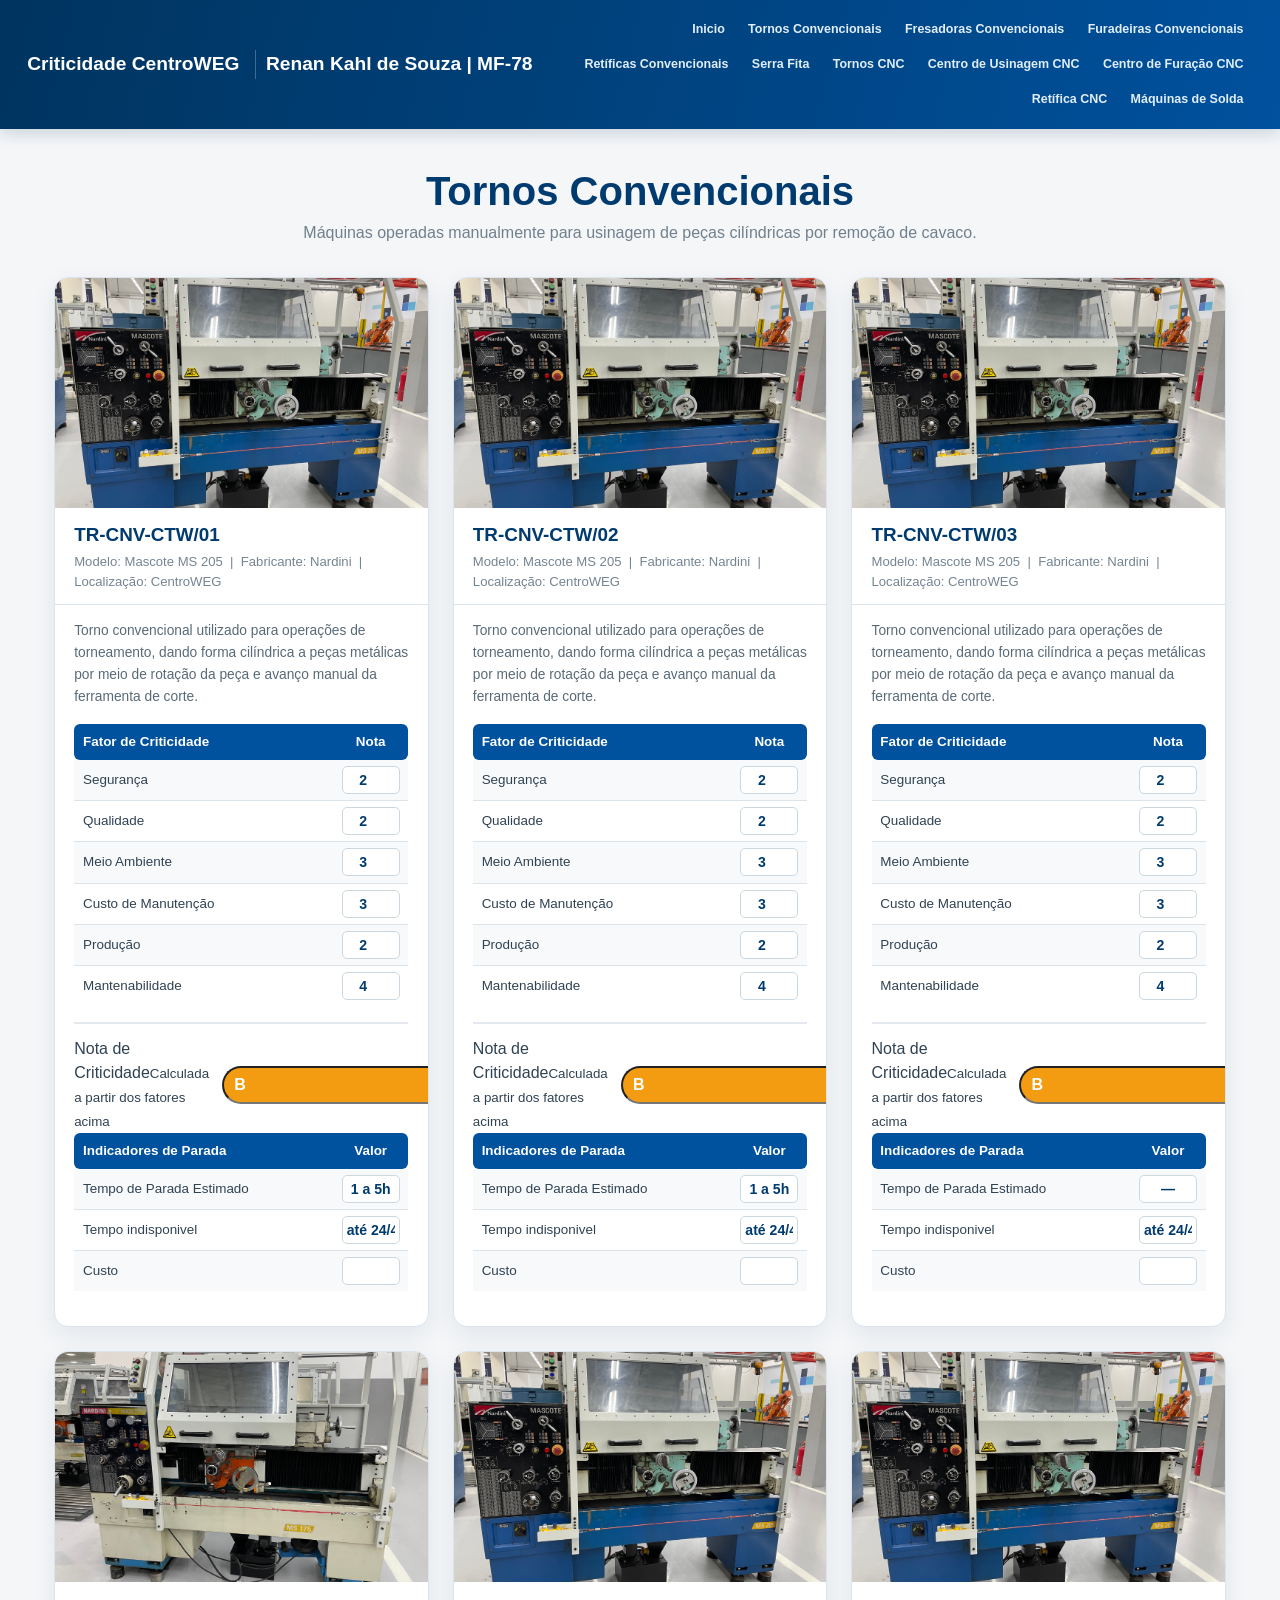
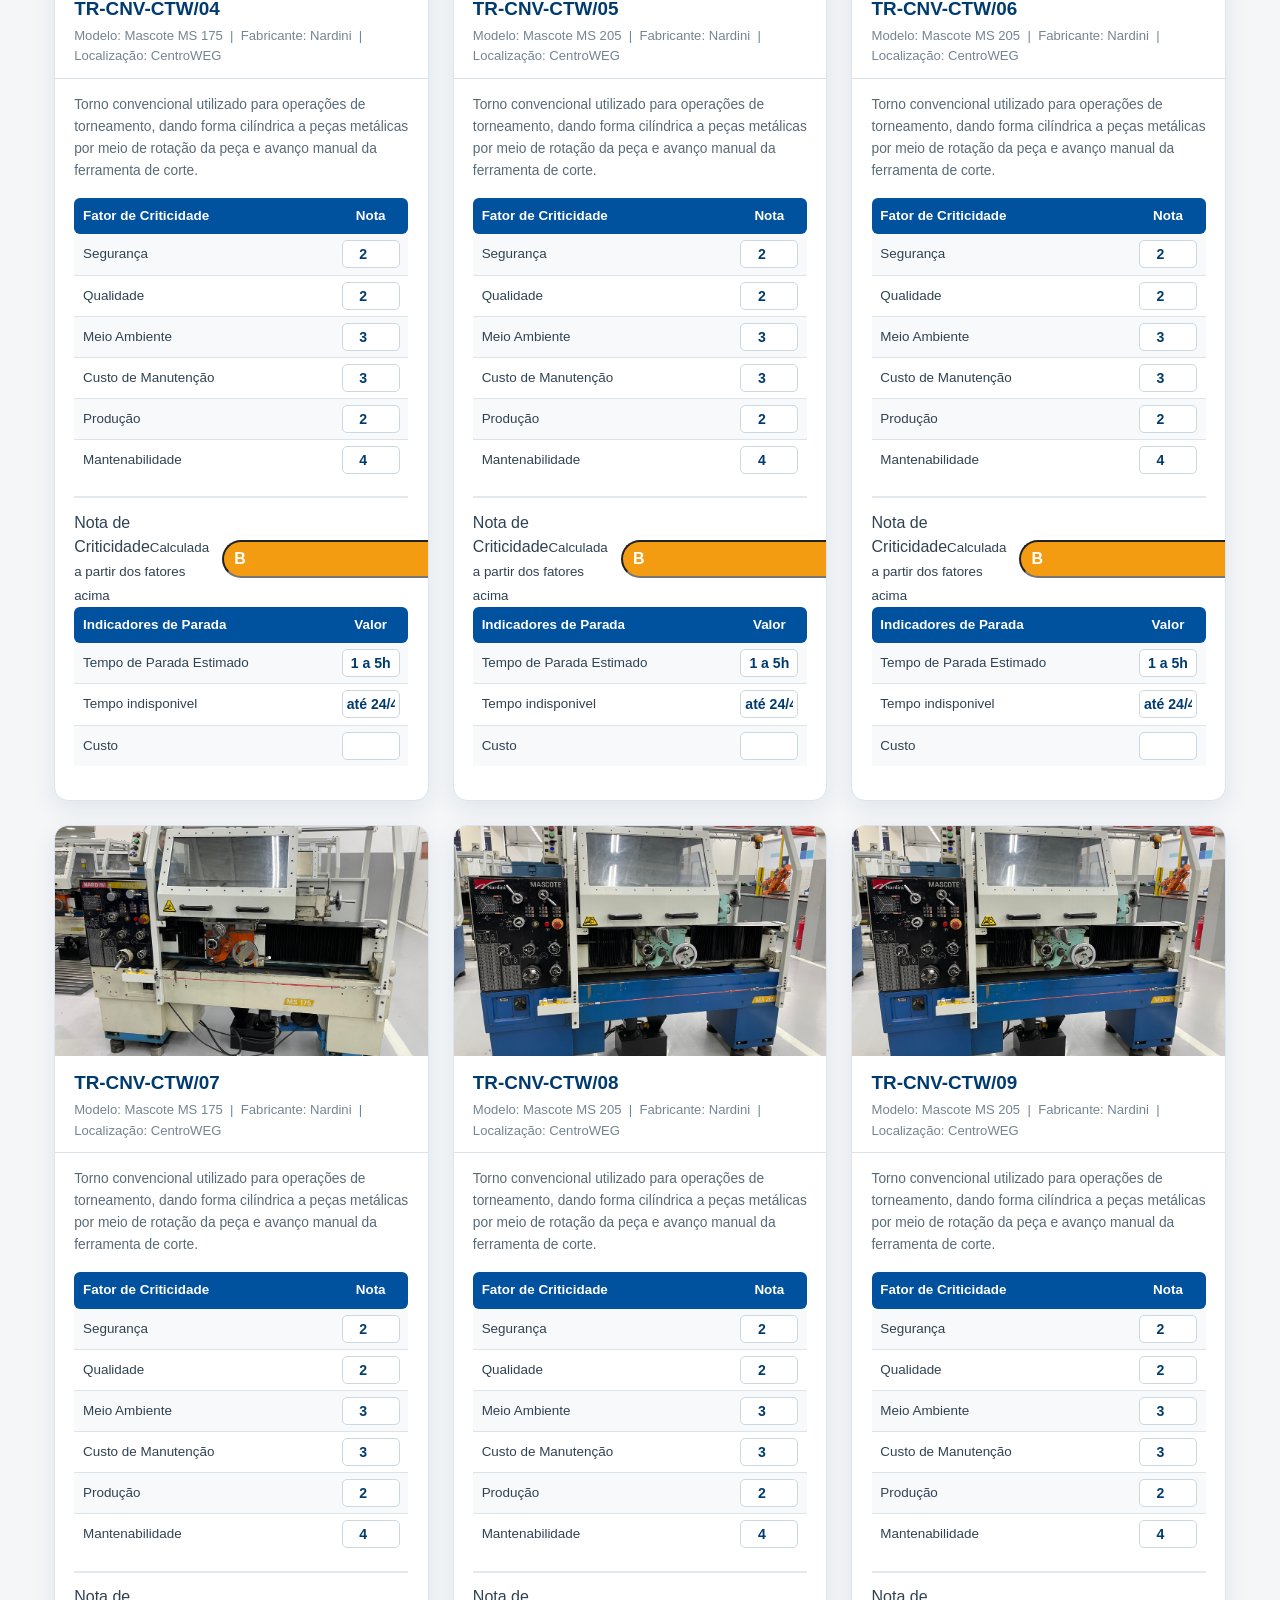
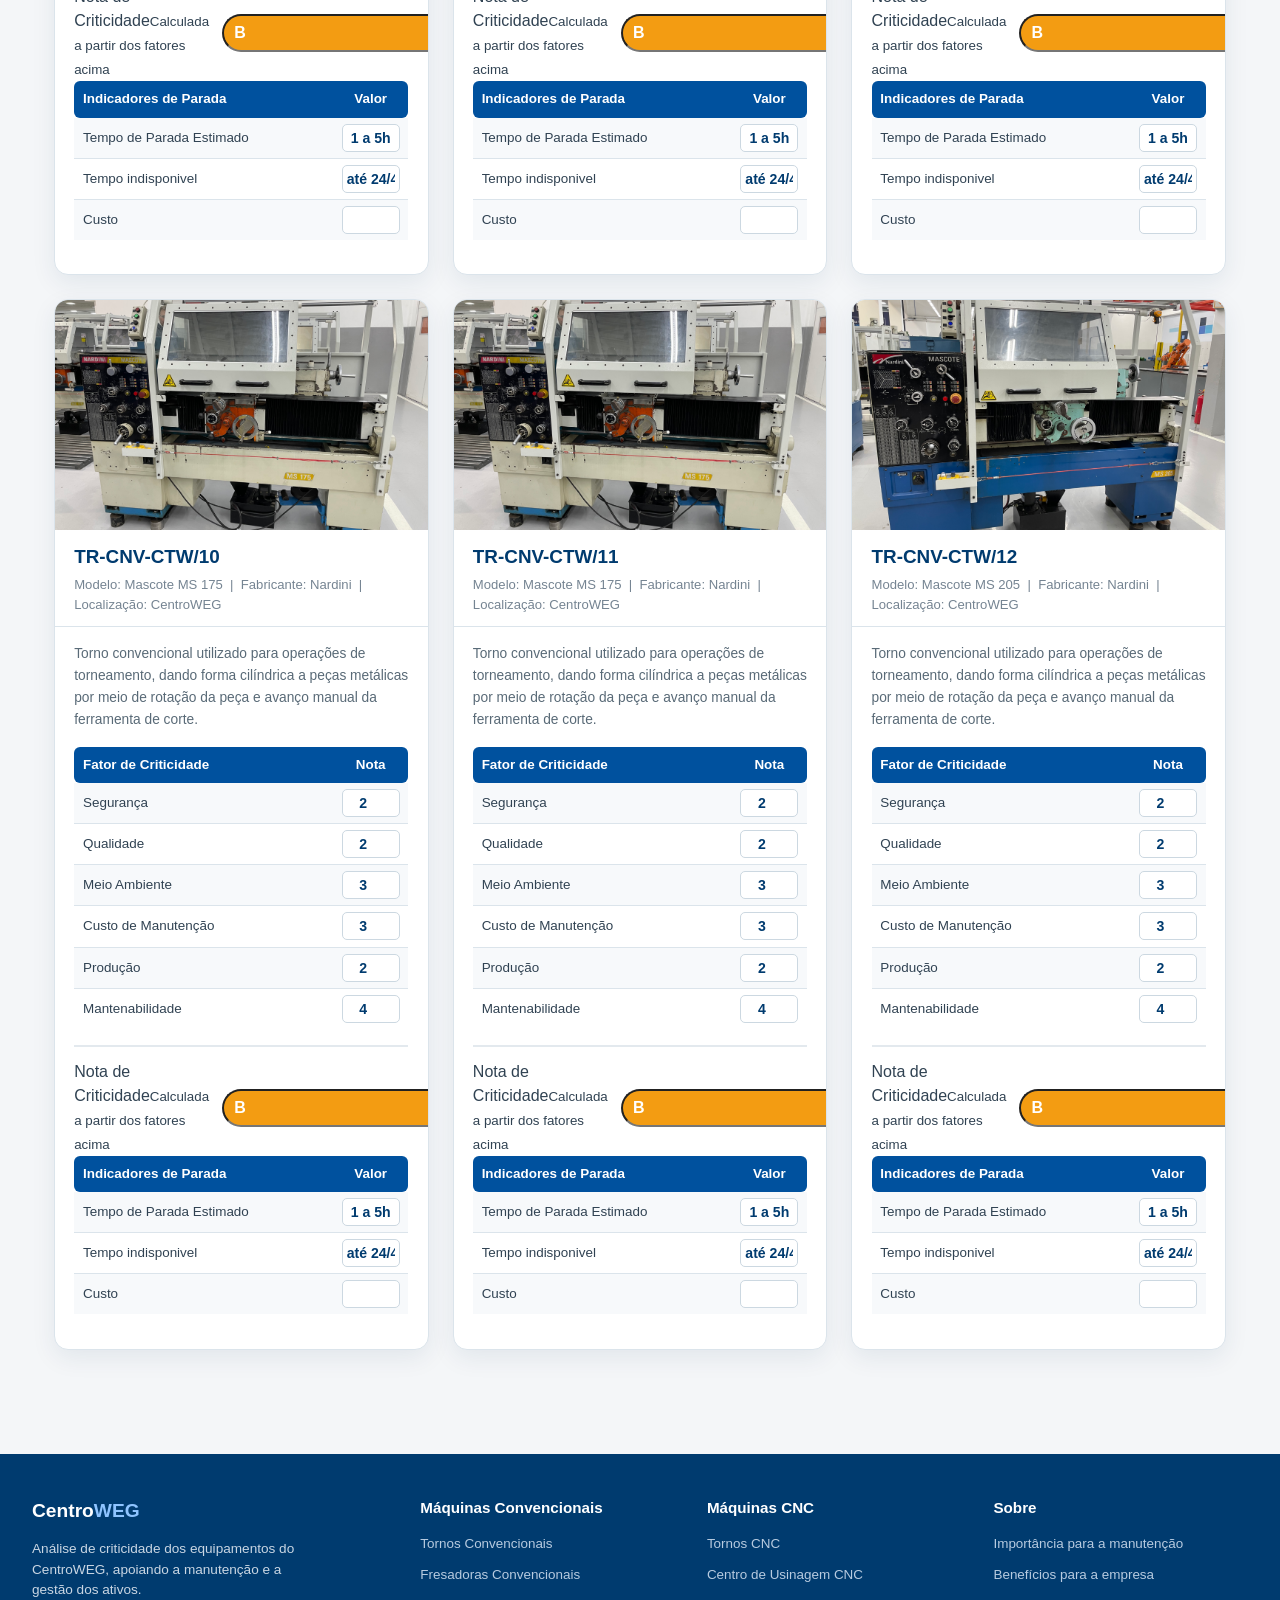
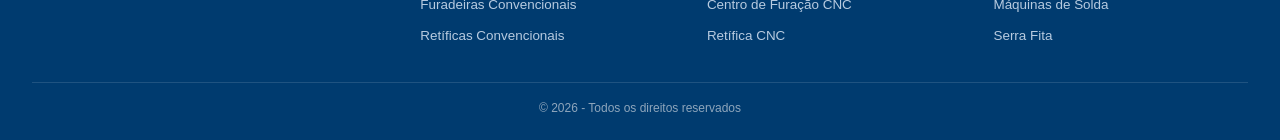
<file: tornoc.html>
<!DOCTYPE html>
<html lang="en">
<head>
<meta charset="UTF-8">
<meta name="viewport" content="width=device-width, initial-scale=1.0">
<title>Tornos Convencionais - Criticidade CentroWEG</title>
<link rel="stylesheet" href="style.css">
</head>
<body>
<header>
<div class="logotipo"> Criticidade<span></span> CentroWEG</div>
<span class="autor-cabecalho">Renan Kahl de Souza | MF-78</span>
<nav>
<ul>
<li><a href="index.html">Inicio</a></li>
<li><a href="tornoc.html">Tornos Convencionais</a></li>
<li><a href="fresac.html">Fresadoras Convencionais</a></li>
<li><a href="furadeirac.html">Furadeiras Convencionais</a></li>
<li><a href="retificac.html">Retíficas Convencionais</a></li>
<li><a href="serra.html">Serra Fita</a></li>
<li><a href="tornocnc.html">Tornos CNC</a></li>
<li><a href="centrousicnc.html">Centro de Usinagem CNC</a></li>
<li><a href="centrofcnc.html">Centro de Furação CNC</a></li>
<li><a href="retificacnc.html">Retífica CNC</a></li>
<li><a href="solda.html">Máquinas de Solda</a></li>
</ul>
</nav>
</header>
<main>
<div class="cabecalho-categoria">
<h1>Tornos Convencionais</h1>
<p>Máquinas operadas manualmente para usinagem de peças cilíndricas por remoção de cavaco.</p>
</div>
<section class="secao-equipamentos">
<div class="grade-equipamentos">
<div class="cartao-equipamento">
<div class="foto-equipamento">
<span>
<img src="nardini205.jpg">
</span>
</div>
<div class="cabecalho-equipamento">
<h2>TR-CNV-CTW/01</h2>
<div class="info-tecnica">Modelo: Mascote MS 205 &nbsp;|&nbsp; Fabricante: Nardini &nbsp;|&nbsp; Localização: CentroWEG</div>
</div>
<div class="corpo-equipamento">
<p class="descricao-equipamento">Torno convencional utilizado para operações de torneamento, dando forma cilíndrica a peças metálicas por meio de rotação da peça e avanço manual da ferramenta de corte.</p>
<table class="tabela-fatores">
<tr><th>Fator de Criticidade</th><th>Nota</th></tr>
<tr><td>Segurança</td><td><input type="number" class="campo-fator" data-fator="seguranca" min="0" max="3" value="2"></td></tr>
<tr><td>Qualidade</td><td><input type="number" class="campo-fator" data-fator="qualidade" min="1" max="4" value="2"></td></tr>
<tr><td>Meio Ambiente</td><td><input type="number" class="campo-fator" data-fator="meioambiente" min="0" max="3" value="3"></td></tr>
<tr><td>Custo de Manutenção</td><td><input type="number" class="campo-fator" data-fator="customanutencao" min="1" max="4" value="3"></td></tr>
<tr><td>Produção</td><td><input type="number" class="campo-fator" data-fator="producao" min="0" max="3" value="2"></td></tr>
<tr><td>Mantenabilidade</td><td><input type="number" class="campo-fator" data-fator="mantenabilidade" min="2" max="5" value="4"></td></tr>
</table>
<div class="nota-final">
<span>Nota de Criticidade<small>Calculada a partir dos fatores acima</small></span>
<input type="text" class="campo-nota" maxlength="1" value="B">
</div>
<table class="tabela-fatores tabela-indicadores">
<tr><th>Indicadores de Parada</th><th>Valor</th></tr>
<tr><td>Tempo de Parada Estimado</td><td><input type="text" class="campo-fator" data-indicador="tempo" value="1 a 5h"></td></tr>
<tr><td>Tempo indisponivel</td><td><input type="text" class="campo-fator" data-indicador="horas" value="até 24/48h"></td></tr>
<tr><td>Custo</td><td><input type="text" class="campo-fator" data-indicador="custo" value=""></td></tr>
</table>
</div>
</div>

<div class="cartao-equipamento">
<div class="foto-equipamento">
<span>
<img src="nardini205.jpg">
</span>
</div>
<div class="cabecalho-equipamento">
<h2>TR-CNV-CTW/02</h2>
<div class="info-tecnica">Modelo: Mascote MS 205 &nbsp;|&nbsp; Fabricante: Nardini &nbsp;|&nbsp; Localização: CentroWEG</div>
</div>
<div class="corpo-equipamento">
<p class="descricao-equipamento">Torno convencional utilizado para operações de torneamento, dando forma cilíndrica a peças metálicas por meio de rotação da peça e avanço manual da ferramenta de corte.</p>
<table class="tabela-fatores">
<tr><th>Fator de Criticidade</th><th>Nota</th></tr>
<tr><td>Segurança</td><td><input type="number" class="campo-fator" data-fator="seguranca" min="0" max="3" value="2"></td></tr>
<tr><td>Qualidade</td><td><input type="number" class="campo-fator" data-fator="qualidade" min="1" max="4" value="2"></td></tr>
<tr><td>Meio Ambiente</td><td><input type="number" class="campo-fator" data-fator="meioambiente" min="0" max="3" value="3"></td></tr>
<tr><td>Custo de Manutenção</td><td><input type="number" class="campo-fator" data-fator="customanutencao" min="1" max="4" value="3"></td></tr>
<tr><td>Produção</td><td><input type="number" class="campo-fator" data-fator="producao" min="0" max="3" value="2"></td></tr>
<tr><td>Mantenabilidade</td><td><input type="number" class="campo-fator" data-fator="mantenabilidade" min="2" max="5" value="4"></td></tr>
</table>
<div class="nota-final">
<span>Nota de Criticidade<small>Calculada a partir dos fatores acima</small></span>
<input type="text" class="campo-nota" maxlength="1" value="B">
</div>
<table class="tabela-fatores tabela-indicadores">
<tr><th>Indicadores de Parada</th><th>Valor</th></tr>
<tr><td>Tempo de Parada Estimado</td><td><input type="text" class="campo-fator" data-indicador="tempo" value="1 a 5h"></td></tr>
<tr><td>Tempo indisponivel</td><td><input type="text" class="campo-fator" data-indicador="horas" value="até 24/48h"></td></tr>
<tr><td>Custo</td><td><input type="text" class="campo-fator" data-indicador="custo" value=""></td></tr>
</table>
</div>
</div>

<div class="cartao-equipamento">
<div class="foto-equipamento">
<span>
<img src="nardini205.jpg">
</span>
</div>
<div class="cabecalho-equipamento">
<h2>TR-CNV-CTW/03</h2>
<div class="info-tecnica">Modelo: Mascote MS 205 &nbsp;|&nbsp; Fabricante: Nardini &nbsp;|&nbsp; Localização: CentroWEG</div>
</div>
<div class="corpo-equipamento">
<p class="descricao-equipamento">Torno convencional utilizado para operações de torneamento, dando forma cilíndrica a peças metálicas por meio de rotação da peça e avanço manual da ferramenta de corte.</p>
<table class="tabela-fatores">
<tr><th>Fator de Criticidade</th><th>Nota</th></tr>
<tr><td>Segurança</td><td><input type="number" class="campo-fator" data-fator="seguranca" min="0" max="3" value="2"></td></tr>
<tr><td>Qualidade</td><td><input type="number" class="campo-fator" data-fator="qualidade" min="1" max="4" value="2"></td></tr>
<tr><td>Meio Ambiente</td><td><input type="number" class="campo-fator" data-fator="meioambiente" min="0" max="3" value="3"></td></tr>
<tr><td>Custo de Manutenção</td><td><input type="number" class="campo-fator" data-fator="customanutencao" min="1" max="4" value="3"></td></tr>
<tr><td>Produção</td><td><input type="number" class="campo-fator" data-fator="producao" min="0" max="3" value="2"></td></tr>
<tr><td>Mantenabilidade</td><td><input type="number" class="campo-fator" data-fator="mantenabilidade" min="2" max="5" value="4"></td></tr>
</table>
<div class="nota-final">
<span>Nota de Criticidade<small>Calculada a partir dos fatores acima</small></span>
<input type="text" class="campo-nota" maxlength="1" value="B">
</div>
<table class="tabela-fatores tabela-indicadores">
<tr><th>Indicadores de Parada</th><th>Valor</th></tr>
<tr><td>Tempo de Parada Estimado</td><td><input type="text" class="campo-fator" data-indicador="tempo" value="—"></td></tr>
<tr><td>Tempo indisponivel</td><td><input type="text" class="campo-fator" data-indicador="horas" value="até 24/48h"></td></tr>
<tr><td>Custo</td><td><input type="text" class="campo-fator" data-indicador="custo" value=""></td></tr>
</table>
</div>
</div>

<div class="cartao-equipamento">
<div class="foto-equipamento">
<span>
<img src="nardini175.jpg">
</span>
</div>
<div class="cabecalho-equipamento">
<h2>TR-CNV-CTW/04</h2>
<div class="info-tecnica">Modelo: Mascote MS 175 &nbsp;|&nbsp; Fabricante: Nardini &nbsp;|&nbsp; Localização: CentroWEG</div>
</div>
<div class="corpo-equipamento">
<p class="descricao-equipamento">Torno convencional utilizado para operações de torneamento, dando forma cilíndrica a peças metálicas por meio de rotação da peça e avanço manual da ferramenta de corte.</p>
<table class="tabela-fatores">
<tr><th>Fator de Criticidade</th><th>Nota</th></tr>
<tr><td>Segurança</td><td><input type="number" class="campo-fator" data-fator="seguranca" min="0" max="3" value="2"></td></tr>
<tr><td>Qualidade</td><td><input type="number" class="campo-fator" data-fator="qualidade" min="1" max="4" value="2"></td></tr>
<tr><td>Meio Ambiente</td><td><input type="number" class="campo-fator" data-fator="meioambiente" min="0" max="3" value="3"></td></tr>
<tr><td>Custo de Manutenção</td><td><input type="number" class="campo-fator" data-fator="customanutencao" min="1" max="4" value="3"></td></tr>
<tr><td>Produção</td><td><input type="number" class="campo-fator" data-fator="producao" min="0" max="3" value="2"></td></tr>
<tr><td>Mantenabilidade</td><td><input type="number" class="campo-fator" data-fator="mantenabilidade" min="2" max="5" value="4"></td></tr>
</table>
<div class="nota-final">
<span>Nota de Criticidade<small>Calculada a partir dos fatores acima</small></span>
<input type="text" class="campo-nota" maxlength="1" value="B">
</div>
<table class="tabela-fatores tabela-indicadores">
<tr><th>Indicadores de Parada</th><th>Valor</th></tr>
<tr><td>Tempo de Parada Estimado</td><td><input type="text" class="campo-fator" data-indicador="tempo" value="1 a 5h"></td></tr>
<tr><td>Tempo indisponivel</td><td><input type="text" class="campo-fator" data-indicador="horas" value="até 24/48h"></td></tr>
<tr><td>Custo</td><td><input type="text" class="campo-fator" data-indicador="custo" value=""></td></tr>
</table>
</div>
</div>

<div class="cartao-equipamento">
<div class="foto-equipamento">
<span>
<img src="nardini205.jpg">
</span>
</div>
<div class="cabecalho-equipamento">
<h2>TR-CNV-CTW/05</h2>
<div class="info-tecnica">Modelo: Mascote MS 205 &nbsp;|&nbsp; Fabricante: Nardini &nbsp;|&nbsp; Localização: CentroWEG</div>
</div>
<div class="corpo-equipamento">
<p class="descricao-equipamento">Torno convencional utilizado para operações de torneamento, dando forma cilíndrica a peças metálicas por meio de rotação da peça e avanço manual da ferramenta de corte.</p>
<table class="tabela-fatores">
<tr><th>Fator de Criticidade</th><th>Nota</th></tr>
<tr><td>Segurança</td><td><input type="number" class="campo-fator" data-fator="seguranca" min="0" max="3" value="2"></td></tr>
<tr><td>Qualidade</td><td><input type="number" class="campo-fator" data-fator="qualidade" min="1" max="4" value="2"></td></tr>
<tr><td>Meio Ambiente</td><td><input type="number" class="campo-fator" data-fator="meioambiente" min="0" max="3" value="3"></td></tr>
<tr><td>Custo de Manutenção</td><td><input type="number" class="campo-fator" data-fator="customanutencao" min="1" max="4" value="3"></td></tr>
<tr><td>Produção</td><td><input type="number" class="campo-fator" data-fator="producao" min="0" max="3" value="2"></td></tr>
<tr><td>Mantenabilidade</td><td><input type="number" class="campo-fator" data-fator="mantenabilidade" min="2" max="5" value="4"></td></tr>
</table>
<div class="nota-final">
<span>Nota de Criticidade<small>Calculada a partir dos fatores acima</small></span>
<input type="text" class="campo-nota" maxlength="1" value="B">
</div>
<table class="tabela-fatores tabela-indicadores">
<tr><th>Indicadores de Parada</th><th>Valor</th></tr>
<tr><td>Tempo de Parada Estimado</td><td><input type="text" class="campo-fator" data-indicador="tempo" value="1 a 5h"></td></tr>
<tr><td>Tempo indisponivel</td><td><input type="text" class="campo-fator" data-indicador="horas" value="até 24/48h"></td></tr>
<tr><td>Custo</td><td><input type="text" class="campo-fator" data-indicador="custo" value=""></td></tr>
</table>
</div>
</div>

<div class="cartao-equipamento">
<div class="foto-equipamento">
<span>
<img src="nardini205.jpg">
</span>
</div>
<div class="cabecalho-equipamento">
<h2>TR-CNV-CTW/06</h2>
<div class="info-tecnica">Modelo: Mascote MS 205 &nbsp;|&nbsp; Fabricante: Nardini &nbsp;|&nbsp; Localização: CentroWEG</div>
</div>
<div class="corpo-equipamento">
<p class="descricao-equipamento">Torno convencional utilizado para operações de torneamento, dando forma cilíndrica a peças metálicas por meio de rotação da peça e avanço manual da ferramenta de corte.</p>
<table class="tabela-fatores">
<tr><th>Fator de Criticidade</th><th>Nota</th></tr>
<tr><td>Segurança</td><td><input type="number" class="campo-fator" data-fator="seguranca" min="0" max="3" value="2"></td></tr>
<tr><td>Qualidade</td><td><input type="number" class="campo-fator" data-fator="qualidade" min="1" max="4" value="2"></td></tr>
<tr><td>Meio Ambiente</td><td><input type="number" class="campo-fator" data-fator="meioambiente" min="0" max="3" value="3"></td></tr>
<tr><td>Custo de Manutenção</td><td><input type="number" class="campo-fator" data-fator="customanutencao" min="1" max="4" value="3"></td></tr>
<tr><td>Produção</td><td><input type="number" class="campo-fator" data-fator="producao" min="0" max="3" value="2"></td></tr>
<tr><td>Mantenabilidade</td><td><input type="number" class="campo-fator" data-fator="mantenabilidade" min="2" max="5" value="4"></td></tr>
</table>
<div class="nota-final">
<span>Nota de Criticidade<small>Calculada a partir dos fatores acima</small></span>
<input type="text" class="campo-nota" maxlength="1" value="B">
</div>
<table class="tabela-fatores tabela-indicadores">
<tr><th>Indicadores de Parada</th><th>Valor</th></tr>
<tr><td>Tempo de Parada Estimado</td><td><input type="text" class="campo-fator" data-indicador="tempo" value="1 a 5h"></td></tr>
<tr><td>Tempo indisponivel</td><td><input type="text" class="campo-fator" data-indicador="horas" value="até 24/48h"></td></tr>
<tr><td>Custo</td><td><input type="text" class="campo-fator" data-indicador="custo" value=""></td></tr>
</table>
</div>
</div>

<div class="cartao-equipamento">
<div class="foto-equipamento">
<span>
<img src="nardini175.jpg">
</span>
</div>
<div class="cabecalho-equipamento">
<h2>TR-CNV-CTW/07</h2>
<div class="info-tecnica">Modelo: Mascote MS 175 &nbsp;|&nbsp; Fabricante: Nardini &nbsp;|&nbsp; Localização: CentroWEG</div>
</div>
<div class="corpo-equipamento">
<p class="descricao-equipamento">Torno convencional utilizado para operações de torneamento, dando forma cilíndrica a peças metálicas por meio de rotação da peça e avanço manual da ferramenta de corte.</p>
<table class="tabela-fatores">
<tr><th>Fator de Criticidade</th><th>Nota</th></tr>
<tr><td>Segurança</td><td><input type="number" class="campo-fator" data-fator="seguranca" min="0" max="3" value="2"></td></tr>
<tr><td>Qualidade</td><td><input type="number" class="campo-fator" data-fator="qualidade" min="1" max="4" value="2"></td></tr>
<tr><td>Meio Ambiente</td><td><input type="number" class="campo-fator" data-fator="meioambiente" min="0" max="3" value="3"></td></tr>
<tr><td>Custo de Manutenção</td><td><input type="number" class="campo-fator" data-fator="customanutencao" min="1" max="4" value="3"></td></tr>
<tr><td>Produção</td><td><input type="number" class="campo-fator" data-fator="producao" min="0" max="3" value="2"></td></tr>
<tr><td>Mantenabilidade</td><td><input type="number" class="campo-fator" data-fator="mantenabilidade" min="2" max="5" value="4"></td></tr>
</table>
<div class="nota-final">
<span>Nota de Criticidade<small>Calculada a partir dos fatores acima</small></span>
<input type="text" class="campo-nota" maxlength="1" value="B">
</div>
<table class="tabela-fatores tabela-indicadores">
<tr><th>Indicadores de Parada</th><th>Valor</th></tr>
<tr><td>Tempo de Parada Estimado</td><td><input type="text" class="campo-fator" data-indicador="tempo" value="1 a 5h"></td></tr>
<tr><td>Tempo indisponivel</td><td><input type="text" class="campo-fator" data-indicador="horas" value="até 24/48h"></td></tr>
<tr><td>Custo</td><td><input type="text" class="campo-fator" data-indicador="custo" value=""></td></tr>
</table>
</div>
</div>

<div class="cartao-equipamento">
<div class="foto-equipamento">
<span>
<img src="nardini205.jpg">
</span>
</div>
<div class="cabecalho-equipamento">
<h2>TR-CNV-CTW/08</h2>
<div class="info-tecnica">Modelo: Mascote MS 205 &nbsp;|&nbsp; Fabricante: Nardini &nbsp;|&nbsp; Localização: CentroWEG</div>
</div>
<div class="corpo-equipamento">
<p class="descricao-equipamento">Torno convencional utilizado para operações de torneamento, dando forma cilíndrica a peças metálicas por meio de rotação da peça e avanço manual da ferramenta de corte.</p>
<table class="tabela-fatores">
<tr><th>Fator de Criticidade</th><th>Nota</th></tr>
<tr><td>Segurança</td><td><input type="number" class="campo-fator" data-fator="seguranca" min="0" max="3" value="2"></td></tr>
<tr><td>Qualidade</td><td><input type="number" class="campo-fator" data-fator="qualidade" min="1" max="4" value="2"></td></tr>
<tr><td>Meio Ambiente</td><td><input type="number" class="campo-fator" data-fator="meioambiente" min="0" max="3" value="3"></td></tr>
<tr><td>Custo de Manutenção</td><td><input type="number" class="campo-fator" data-fator="customanutencao" min="1" max="4" value="3"></td></tr>
<tr><td>Produção</td><td><input type="number" class="campo-fator" data-fator="producao" min="0" max="3" value="2"></td></tr>
<tr><td>Mantenabilidade</td><td><input type="number" class="campo-fator" data-fator="mantenabilidade" min="2" max="5" value="4"></td></tr>
</table>
<div class="nota-final">
<span>Nota de Criticidade<small>Calculada a partir dos fatores acima</small></span>
<input type="text" class="campo-nota" maxlength="1" value="B">
</div>
<table class="tabela-fatores tabela-indicadores">
<tr><th>Indicadores de Parada</th><th>Valor</th></tr>
<tr><td>Tempo de Parada Estimado</td><td><input type="text" class="campo-fator" data-indicador="tempo" value="1 a 5h"></td></tr>
<tr><td>Tempo indisponivel</td><td><input type="text" class="campo-fator" data-indicador="horas" value="até 24/48h"></td></tr>
<tr><td>Custo</td><td><input type="text" class="campo-fator" data-indicador="custo" value=""></td></tr>
</table>
</div>
</div>

<div class="cartao-equipamento">
<div class="foto-equipamento">
<span>
<img src="nardini205.jpg">
</span>
</div>
<div class="cabecalho-equipamento">
<h2>TR-CNV-CTW/09</h2>
<div class="info-tecnica">Modelo: Mascote MS 205 &nbsp;|&nbsp; Fabricante: Nardini &nbsp;|&nbsp; Localização: CentroWEG</div>
</div>
<div class="corpo-equipamento">
<p class="descricao-equipamento">Torno convencional utilizado para operações de torneamento, dando forma cilíndrica a peças metálicas por meio de rotação da peça e avanço manual da ferramenta de corte.</p>
<table class="tabela-fatores">
<tr><th>Fator de Criticidade</th><th>Nota</th></tr>
<tr><td>Segurança</td><td><input type="number" class="campo-fator" data-fator="seguranca" min="0" max="3" value="2"></td></tr>
<tr><td>Qualidade</td><td><input type="number" class="campo-fator" data-fator="qualidade" min="1" max="4" value="2"></td></tr>
<tr><td>Meio Ambiente</td><td><input type="number" class="campo-fator" data-fator="meioambiente" min="0" max="3" value="3"></td></tr>
<tr><td>Custo de Manutenção</td><td><input type="number" class="campo-fator" data-fator="customanutencao" min="1" max="4" value="3"></td></tr>
<tr><td>Produção</td><td><input type="number" class="campo-fator" data-fator="producao" min="0" max="3" value="2"></td></tr>
<tr><td>Mantenabilidade</td><td><input type="number" class="campo-fator" data-fator="mantenabilidade" min="2" max="5" value="4"></td></tr>
</table>
<div class="nota-final">
<span>Nota de Criticidade<small>Calculada a partir dos fatores acima</small></span>
<input type="text" class="campo-nota" maxlength="1" value="B">
</div>
<table class="tabela-fatores tabela-indicadores">
<tr><th>Indicadores de Parada</th><th>Valor</th></tr>
<tr><td>Tempo de Parada Estimado</td><td><input type="text" class="campo-fator" data-indicador="tempo" value="1 a 5h"></td></tr>
<tr><td>Tempo indisponivel</td><td><input type="text" class="campo-fator" data-indicador="horas" value="até 24/48h"></td></tr>
<tr><td>Custo</td><td><input type="text" class="campo-fator" data-indicador="custo" value=""></td></tr>
</table>
</div>
</div>

<div class="cartao-equipamento">
<div class="foto-equipamento">
<span>
<img src="nardini175.jpg">
</span>
</div>
<div class="cabecalho-equipamento">
<h2>TR-CNV-CTW/10</h2>
<div class="info-tecnica">Modelo: Mascote MS 175 &nbsp;|&nbsp; Fabricante: Nardini &nbsp;|&nbsp; Localização: CentroWEG</div>
</div>
<div class="corpo-equipamento">
<p class="descricao-equipamento">Torno convencional utilizado para operações de torneamento, dando forma cilíndrica a peças metálicas por meio de rotação da peça e avanço manual da ferramenta de corte.</p>
<table class="tabela-fatores">
<tr><th>Fator de Criticidade</th><th>Nota</th></tr>
<tr><td>Segurança</td><td><input type="number" class="campo-fator" data-fator="seguranca" min="0" max="3" value="2"></td></tr>
<tr><td>Qualidade</td><td><input type="number" class="campo-fator" data-fator="qualidade" min="1" max="4" value="2"></td></tr>
<tr><td>Meio Ambiente</td><td><input type="number" class="campo-fator" data-fator="meioambiente" min="0" max="3" value="3"></td></tr>
<tr><td>Custo de Manutenção</td><td><input type="number" class="campo-fator" data-fator="customanutencao" min="1" max="4" value="3"></td></tr>
<tr><td>Produção</td><td><input type="number" class="campo-fator" data-fator="producao" min="0" max="3" value="2"></td></tr>
<tr><td>Mantenabilidade</td><td><input type="number" class="campo-fator" data-fator="mantenabilidade" min="2" max="5" value="4"></td></tr>
</table>
<div class="nota-final">
<span>Nota de Criticidade<small>Calculada a partir dos fatores acima</small></span>
<input type="text" class="campo-nota" maxlength="1" value="B">
</div>
<table class="tabela-fatores tabela-indicadores">
<tr><th>Indicadores de Parada</th><th>Valor</th></tr>
<tr><td>Tempo de Parada Estimado</td><td><input type="text" class="campo-fator" data-indicador="tempo" value="1 a 5h"></td></tr>
<tr><td>Tempo indisponivel</td><td><input type="text" class="campo-fator" data-indicador="horas" value="até 24/48h"></td></tr>
<tr><td>Custo</td><td><input type="text" class="campo-fator" data-indicador="custo" value=""></td></tr>
</table>
</div>
</div>

<div class="cartao-equipamento">
<div class="foto-equipamento">
<span>
<img src="nardini175.jpg">
</span>
</div>
<div class="cabecalho-equipamento">
<h2>TR-CNV-CTW/11</h2>
<div class="info-tecnica">Modelo: Mascote MS 175 &nbsp;|&nbsp; Fabricante: Nardini &nbsp;|&nbsp; Localização: CentroWEG</div>
</div>
<div class="corpo-equipamento">
<p class="descricao-equipamento">Torno convencional utilizado para operações de torneamento, dando forma cilíndrica a peças metálicas por meio de rotação da peça e avanço manual da ferramenta de corte.</p>
<table class="tabela-fatores">
<tr><th>Fator de Criticidade</th><th>Nota</th></tr>
<tr><td>Segurança</td><td><input type="number" class="campo-fator" data-fator="seguranca" min="0" max="3" value="2"></td></tr>
<tr><td>Qualidade</td><td><input type="number" class="campo-fator" data-fator="qualidade" min="1" max="4" value="2"></td></tr>
<tr><td>Meio Ambiente</td><td><input type="number" class="campo-fator" data-fator="meioambiente" min="0" max="3" value="3"></td></tr>
<tr><td>Custo de Manutenção</td><td><input type="number" class="campo-fator" data-fator="customanutencao" min="1" max="4" value="3"></td></tr>
<tr><td>Produção</td><td><input type="number" class="campo-fator" data-fator="producao" min="0" max="3" value="2"></td></tr>
<tr><td>Mantenabilidade</td><td><input type="number" class="campo-fator" data-fator="mantenabilidade" min="2" max="5" value="4"></td></tr>
</table>
<div class="nota-final">
<span>Nota de Criticidade<small>Calculada a partir dos fatores acima</small></span>
<input type="text" class="campo-nota" maxlength="1" value="B">
</div>
<table class="tabela-fatores tabela-indicadores">
<tr><th>Indicadores de Parada</th><th>Valor</th></tr>
<tr><td>Tempo de Parada Estimado</td><td><input type="text" class="campo-fator" data-indicador="tempo" value="1 a 5h"></td></tr>
<tr><td>Tempo indisponivel</td><td><input type="text" class="campo-fator" data-indicador="horas" value="até 24/48h"></td></tr>
<tr><td>Custo</td><td><input type="text" class="campo-fator" data-indicador="custo" value=""></td></tr>
</table>
</div>
</div>

<div class="cartao-equipamento">
<div class="foto-equipamento">
<span>
<img src="nardini205.jpg">
</span>
</div>
<div class="cabecalho-equipamento">
<h2>TR-CNV-CTW/12</h2>
<div class="info-tecnica">Modelo: Mascote MS 205 &nbsp;|&nbsp; Fabricante: Nardini &nbsp;|&nbsp; Localização: CentroWEG</div>
</div>
<div class="corpo-equipamento">
<p class="descricao-equipamento">Torno convencional utilizado para operações de torneamento, dando forma cilíndrica a peças metálicas por meio de rotação da peça e avanço manual da ferramenta de corte.</p>
<table class="tabela-fatores">
<tr><th>Fator de Criticidade</th><th>Nota</th></tr>
<tr><td>Segurança</td><td><input type="number" class="campo-fator" data-fator="seguranca" min="0" max="3" value="2"></td></tr>
<tr><td>Qualidade</td><td><input type="number" class="campo-fator" data-fator="qualidade" min="1" max="4" value="2"></td></tr>
<tr><td>Meio Ambiente</td><td><input type="number" class="campo-fator" data-fator="meioambiente" min="0" max="3" value="3"></td></tr>
<tr><td>Custo de Manutenção</td><td><input type="number" class="campo-fator" data-fator="customanutencao" min="1" max="4" value="3"></td></tr>
<tr><td>Produção</td><td><input type="number" class="campo-fator" data-fator="producao" min="0" max="3" value="2"></td></tr>
<tr><td>Mantenabilidade</td><td><input type="number" class="campo-fator" data-fator="mantenabilidade" min="2" max="5" value="4"></td></tr>
</table>
<div class="nota-final">
<span>Nota de Criticidade<small>Calculada a partir dos fatores acima</small></span>
<input type="text" class="campo-nota" maxlength="1" value="B">
</div>
<table class="tabela-fatores tabela-indicadores">
<tr><th>Indicadores de Parada</th><th>Valor</th></tr>
<tr><td>Tempo de Parada Estimado</td><td><input type="text" class="campo-fator" data-indicador="tempo" value="1 a 5h"></td></tr>
<tr><td>Tempo indisponivel</td><td><input type="text" class="campo-fator" data-indicador="horas" value="até 24/48h"></td></tr>
<tr><td>Custo</td><td><input type="text" class="campo-fator" data-indicador="custo" value=""></td></tr>
</table>
</div>
</div>
</div>
</section>
</main>
<footer>
<div class="conteudo-rodape">
<div>
<div class="logotipo">Centro<span>WEG</span></div>
<p style="font-size:0.85rem; color:#C9D6E3; max-width:280px;">
Análise de criticidade dos equipamentos do CentroWEG, apoiando a manutenção e a gestão dos ativos.
</p>
</div>
<div class="coluna-rodape">
<h3>Máquinas Convencionais</h3>
<ul>
<li><a href="tornoc.html">Tornos Convencionais</a></li>
<li><a href="fresac.html">Fresadoras Convencionais</a></li>
<li><a href="furadeirac.html">Furadeiras Convencionais</a></li>
<li><a href="retificac.html">Retíficas Convencionais</a></li>
</ul>
</div>
<div class="coluna-rodape">
<h3>Máquinas CNC</h3>
<ul>
<li><a href="tornocnc.html">Tornos CNC</a></li>
<li><a href="centrousicnc.html">Centro de Usinagem CNC</a></li>
<li><a href="centrofcnc.html">Centro de Furação CNC</a></li>
<li><a href="retificacnc.html">Retífica CNC</a></li>
</ul>
</div>
<div class="coluna-rodape">
<h3>Sobre</h3>
<ul>
<li><a href="mm.html">Importância para a manutenção</a></li>
<li><a href="beneficio.html">Benefícios para a empresa</a></li>
<li><a href="solda.html">Máquinas de Solda</a></li>
<li><a href="serra.html">Serra Fita</a></li>
</ul>
</div>
</div>
<p class="direitos-autorais">&copy; 2026 - Todos os direitos reservados</p>
</footer>
<script src="script.js"></script>
</body>
</html>
</file>
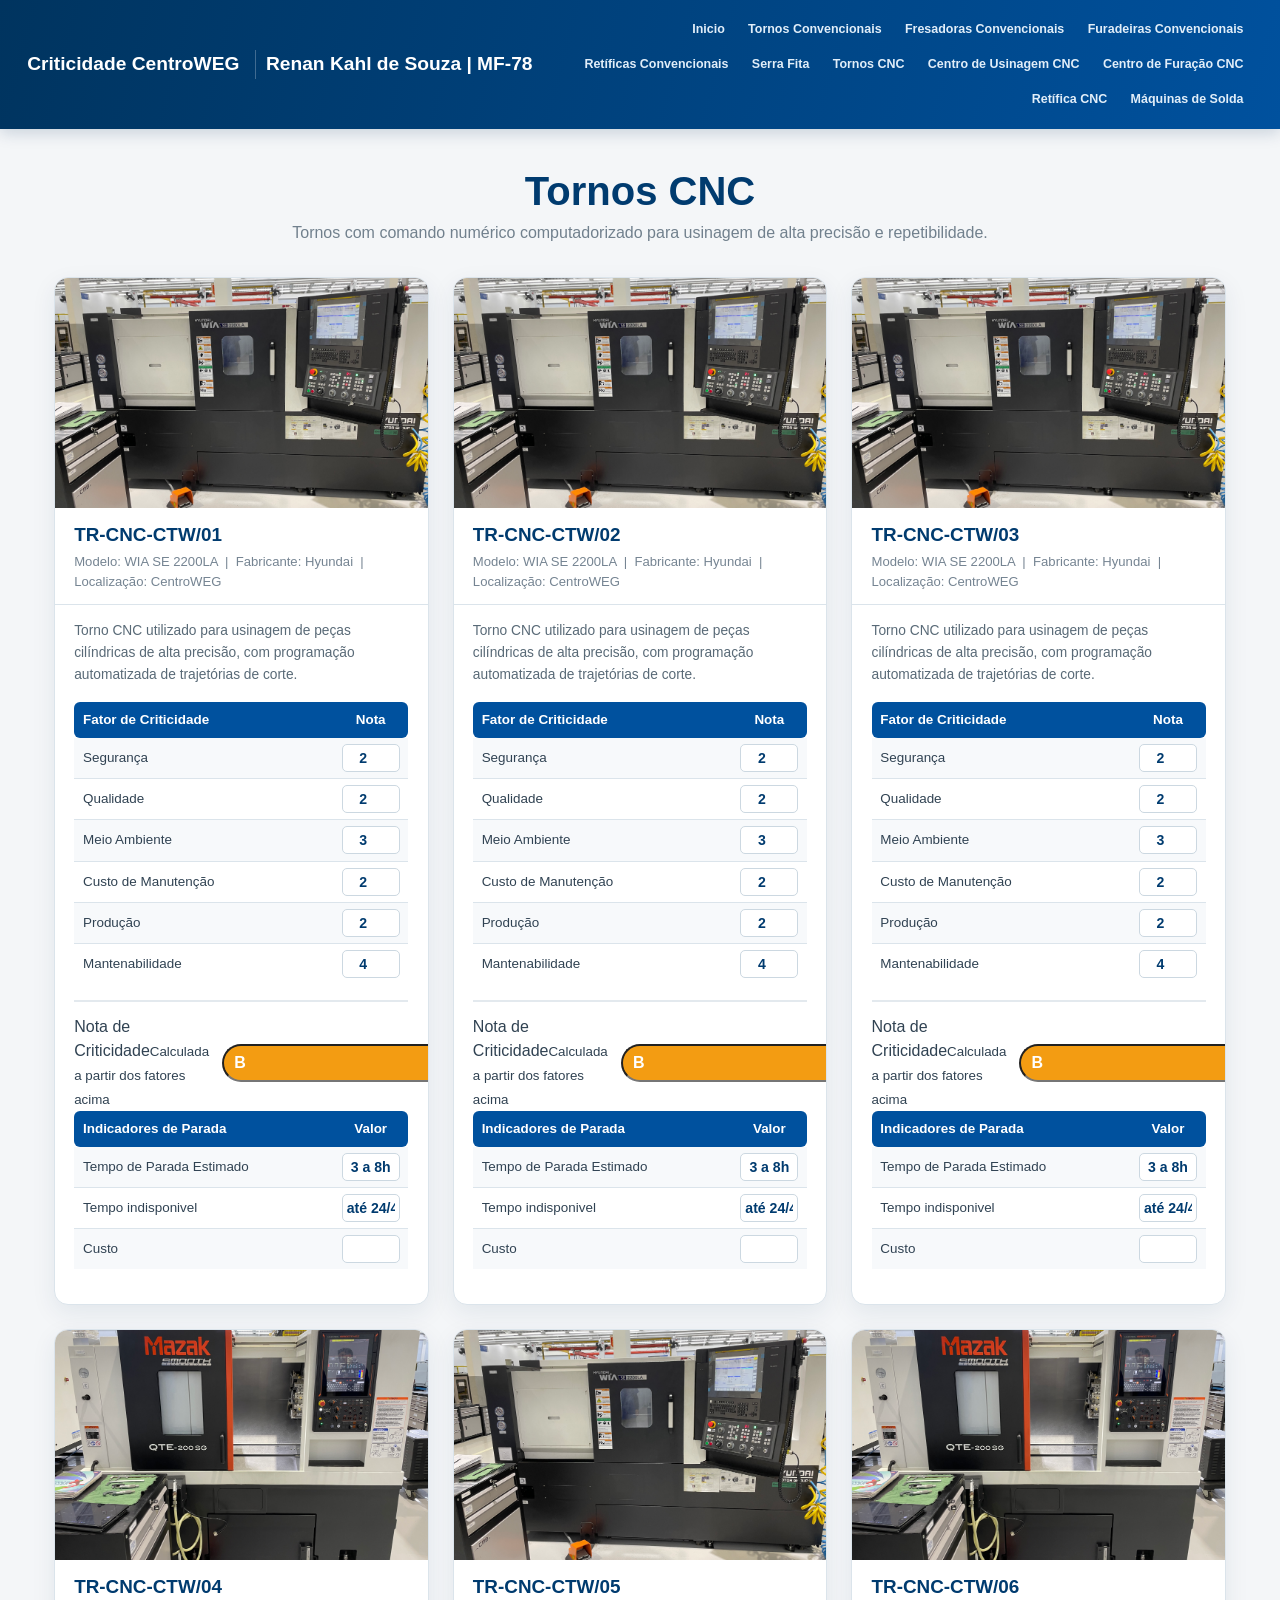
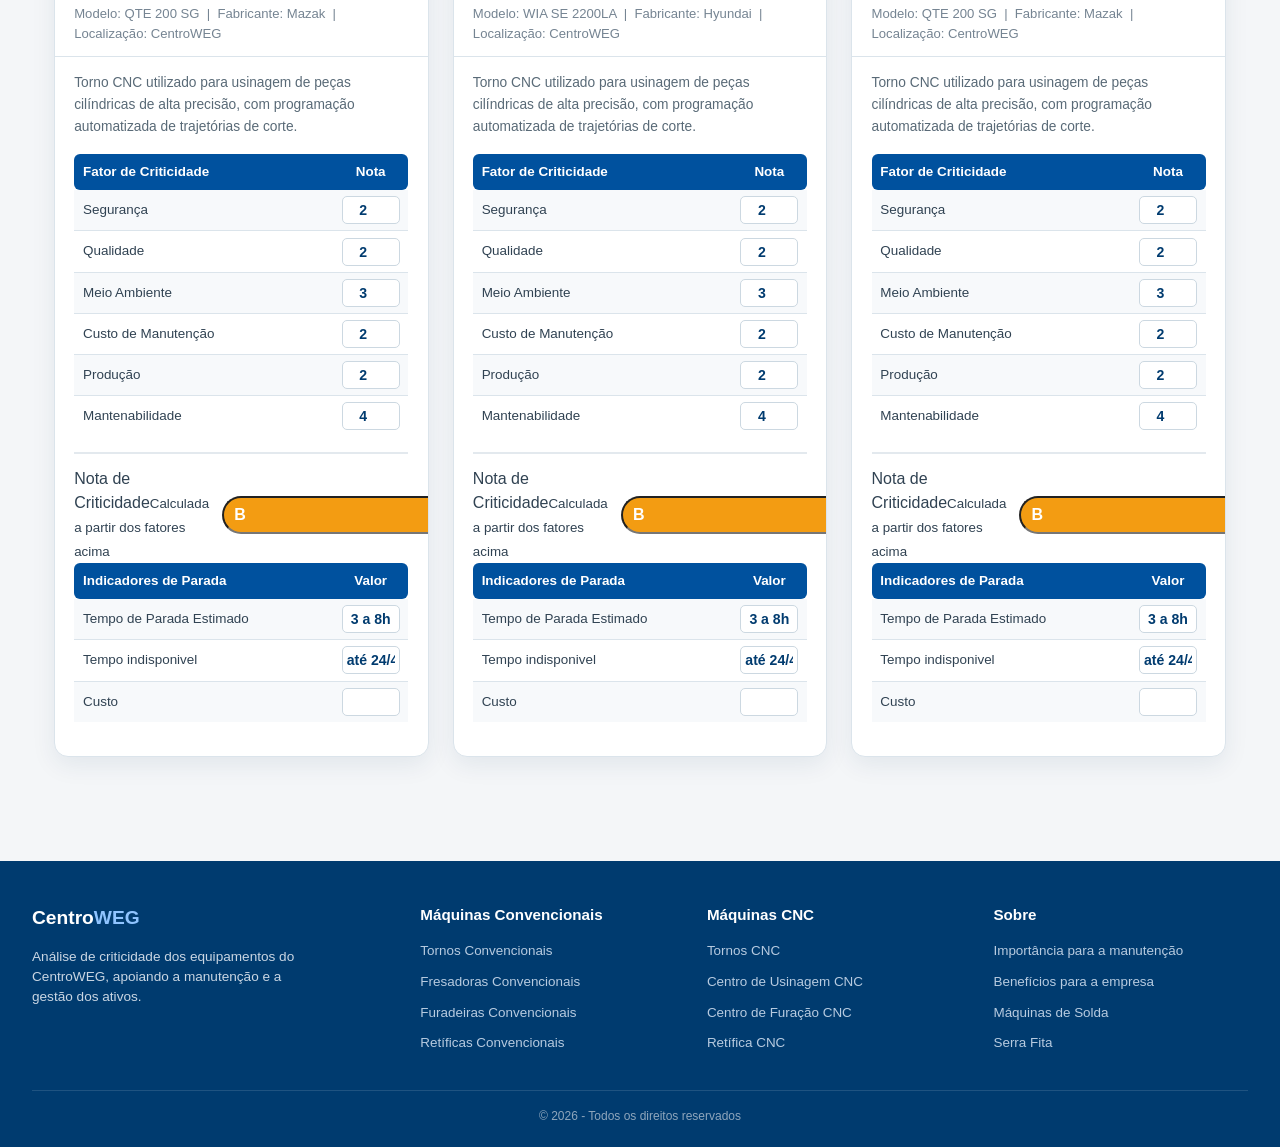
<file: tornocnc.html>
<!DOCTYPE html>
<html lang="en">
<head>
<meta charset="UTF-8">
<meta name="viewport" content="width=device-width, initial-scale=1.0">
<title>Tornos CNC - Criticidade CentroWEG</title>
<link rel="stylesheet" href="style.css">
</head>
<body>
<header>
<div class="logotipo"> Criticidade<span></span> CentroWEG</div>
<span class="autor-cabecalho">Renan Kahl de Souza | MF-78</span>
<nav>
<ul>
<li><a href="index.html">Inicio</a></li>
<li><a href="tornoc.html">Tornos Convencionais</a></li>
<li><a href="fresac.html">Fresadoras Convencionais</a></li>
<li><a href="furadeirac.html">Furadeiras Convencionais</a></li>
<li><a href="retificac.html">Retíficas Convencionais</a></li>
<li><a href="serra.html">Serra Fita</a></li>
<li><a href="tornocnc.html">Tornos CNC</a></li>
<li><a href="centrousicnc.html">Centro de Usinagem CNC</a></li>
<li><a href="centrofcnc.html">Centro de Furação CNC</a></li>
<li><a href="retificacnc.html">Retífica CNC</a></li>
<li><a href="solda.html">Máquinas de Solda</a></li>
</ul>
</nav>
</header>
<main>
<div class="cabecalho-categoria">
<h1>Tornos CNC</h1>
<p>Tornos com comando numérico computadorizado para usinagem de alta precisão e repetibilidade.</p>
</div>
<section class="secao-equipamentos">
<div class="grade-equipamentos">
<div class="cartao-equipamento">
<div class="foto-equipamento">
<span>
<img src="hyundai_wiase2200la.jpg">
</span>
</div>
<div class="cabecalho-equipamento">
<h2>TR-CNC-CTW/01</h2>
<div class="info-tecnica">Modelo: WIA SE 2200LA &nbsp;|&nbsp; Fabricante: Hyundai &nbsp;|&nbsp; Localização: CentroWEG</div>
</div>
<div class="corpo-equipamento">
<p class="descricao-equipamento">Torno CNC utilizado para usinagem de peças cilíndricas de alta precisão, com programação automatizada de trajetórias de corte.</p>
<table class="tabela-fatores">
<tr><th>Fator de Criticidade</th><th>Nota</th></tr>
<tr><td>Segurança</td><td><input type="number" class="campo-fator" data-fator="seguranca" min="0" max="3" value="2"></td></tr>
<tr><td>Qualidade</td><td><input type="number" class="campo-fator" data-fator="qualidade" min="1" max="4" value="2"></td></tr>
<tr><td>Meio Ambiente</td><td><input type="number" class="campo-fator" data-fator="meioambiente" min="0" max="3" value="3"></td></tr>
<tr><td>Custo de Manutenção</td><td><input type="number" class="campo-fator" data-fator="customanutencao" min="1" max="4" value="2"></td></tr>
<tr><td>Produção</td><td><input type="number" class="campo-fator" data-fator="producao" min="0" max="3" value="2"></td></tr>
<tr><td>Mantenabilidade</td><td><input type="number" class="campo-fator" data-fator="mantenabilidade" min="2" max="5" value="4"></td></tr>
</table>
<div class="nota-final">
<span>Nota de Criticidade<small>Calculada a partir dos fatores acima</small></span>
<input type="text" class="campo-nota" maxlength="1" value="B">
</div>
<table class="tabela-fatores tabela-indicadores">
<tr><th>Indicadores de Parada</th><th>Valor</th></tr>
<tr><td>Tempo de Parada Estimado</td><td><input type="text" class="campo-fator" data-indicador="tempo" value="3 a 8h"></td></tr>
<tr><td>Tempo indisponivel</td><td><input type="text" class="campo-fator" data-indicador="horas" value="até 24/48h"></td></tr>
<tr><td>Custo</td><td><input type="text" class="campo-fator" data-indicador="custo" value=""></td></tr>
</table>
</div>
</div>

<div class="cartao-equipamento">
<div class="foto-equipamento">
<span>
<img src="hyundai_wiase2200la.jpg">
</span>
</div>
<div class="cabecalho-equipamento">
<h2>TR-CNC-CTW/02</h2>
<div class="info-tecnica">Modelo: WIA SE 2200LA &nbsp;|&nbsp; Fabricante: Hyundai &nbsp;|&nbsp; Localização: CentroWEG</div>
</div>
<div class="corpo-equipamento">
<p class="descricao-equipamento">Torno CNC utilizado para usinagem de peças cilíndricas de alta precisão, com programação automatizada de trajetórias de corte.</p>
<table class="tabela-fatores">
<tr><th>Fator de Criticidade</th><th>Nota</th></tr>
<tr><td>Segurança</td><td><input type="number" class="campo-fator" data-fator="seguranca" min="0" max="3" value="2"></td></tr>
<tr><td>Qualidade</td><td><input type="number" class="campo-fator" data-fator="qualidade" min="1" max="4" value="2"></td></tr>
<tr><td>Meio Ambiente</td><td><input type="number" class="campo-fator" data-fator="meioambiente" min="0" max="3" value="3"></td></tr>
<tr><td>Custo de Manutenção</td><td><input type="number" class="campo-fator" data-fator="customanutencao" min="1" max="4" value="2"></td></tr>
<tr><td>Produção</td><td><input type="number" class="campo-fator" data-fator="producao" min="0" max="3" value="2"></td></tr>
<tr><td>Mantenabilidade</td><td><input type="number" class="campo-fator" data-fator="mantenabilidade" min="2" max="5" value="4"></td></tr>
</table>
<div class="nota-final">
<span>Nota de Criticidade<small>Calculada a partir dos fatores acima</small></span>
<input type="text" class="campo-nota" maxlength="1" value="B">
</div>
<table class="tabela-fatores tabela-indicadores">
<tr><th>Indicadores de Parada</th><th>Valor</th></tr>
<tr><td>Tempo de Parada Estimado</td><td><input type="text" class="campo-fator" data-indicador="tempo" value="3 a 8h"></td></tr>
<tr><td>Tempo indisponivel</td><td><input type="text" class="campo-fator" data-indicador="horas" value="até 24/48h"></td></tr>
<tr><td>Custo</td><td><input type="text" class="campo-fator" data-indicador="custo" value=""></td></tr>
</table>
</div>
</div>

<div class="cartao-equipamento">
<div class="foto-equipamento">
<span>
<img src="hyundai_wiase2200la.jpg">
</span>
</div>
<div class="cabecalho-equipamento">
<h2>TR-CNC-CTW/03</h2>
<div class="info-tecnica">Modelo: WIA SE 2200LA &nbsp;|&nbsp; Fabricante: Hyundai &nbsp;|&nbsp; Localização: CentroWEG</div>
</div>
<div class="corpo-equipamento">
<p class="descricao-equipamento">Torno CNC utilizado para usinagem de peças cilíndricas de alta precisão, com programação automatizada de trajetórias de corte.</p>
<table class="tabela-fatores">
<tr><th>Fator de Criticidade</th><th>Nota</th></tr>
<tr><td>Segurança</td><td><input type="number" class="campo-fator" data-fator="seguranca" min="0" max="3" value="2"></td></tr>
<tr><td>Qualidade</td><td><input type="number" class="campo-fator" data-fator="qualidade" min="1" max="4" value="2"></td></tr>
<tr><td>Meio Ambiente</td><td><input type="number" class="campo-fator" data-fator="meioambiente" min="0" max="3" value="3"></td></tr>
<tr><td>Custo de Manutenção</td><td><input type="number" class="campo-fator" data-fator="customanutencao" min="1" max="4" value="2"></td></tr>
<tr><td>Produção</td><td><input type="number" class="campo-fator" data-fator="producao" min="0" max="3" value="2"></td></tr>
<tr><td>Mantenabilidade</td><td><input type="number" class="campo-fator" data-fator="mantenabilidade" min="2" max="5" value="4"></td></tr>
</table>
<div class="nota-final">
<span>Nota de Criticidade<small>Calculada a partir dos fatores acima</small></span>
<input type="text" class="campo-nota" maxlength="1" value="B">
</div>
<table class="tabela-fatores tabela-indicadores">
<tr><th>Indicadores de Parada</th><th>Valor</th></tr>
<tr><td>Tempo de Parada Estimado</td><td><input type="text" class="campo-fator" data-indicador="tempo" value="3 a 8h"></td></tr>
<tr><td>Tempo indisponivel</td><td><input type="text" class="campo-fator" data-indicador="horas" value="até 24/48h"></td></tr>
<tr><td>Custo</td><td><input type="text" class="campo-fator" data-indicador="custo" value=""></td></tr>
</table>
</div>
</div>

<div class="cartao-equipamento">
<div class="foto-equipamento">
<span>
<img src="mazak_qte2200sg.jpg">
</span>
</div>
<div class="cabecalho-equipamento">
<h2>TR-CNC-CTW/04</h2>
<div class="info-tecnica">Modelo: QTE 200 SG &nbsp;|&nbsp; Fabricante: Mazak &nbsp;|&nbsp; Localização: CentroWEG</div>
</div>
<div class="corpo-equipamento">
<p class="descricao-equipamento">Torno CNC utilizado para usinagem de peças cilíndricas de alta precisão, com programação automatizada de trajetórias de corte.</p>
<table class="tabela-fatores">
<tr><th>Fator de Criticidade</th><th>Nota</th></tr>
<tr><td>Segurança</td><td><input type="number" class="campo-fator" data-fator="seguranca" min="0" max="3" value="2"></td></tr>
<tr><td>Qualidade</td><td><input type="number" class="campo-fator" data-fator="qualidade" min="1" max="4" value="2"></td></tr>
<tr><td>Meio Ambiente</td><td><input type="number" class="campo-fator" data-fator="meioambiente" min="0" max="3" value="3"></td></tr>
<tr><td>Custo de Manutenção</td><td><input type="number" class="campo-fator" data-fator="customanutencao" min="1" max="4" value="2"></td></tr>
<tr><td>Produção</td><td><input type="number" class="campo-fator" data-fator="producao" min="0" max="3" value="2"></td></tr>
<tr><td>Mantenabilidade</td><td><input type="number" class="campo-fator" data-fator="mantenabilidade" min="2" max="5" value="4"></td></tr>
</table>
<div class="nota-final">
<span>Nota de Criticidade<small>Calculada a partir dos fatores acima</small></span>
<input type="text" class="campo-nota" maxlength="1" value="B">
</div>
<table class="tabela-fatores tabela-indicadores">
<tr><th>Indicadores de Parada</th><th>Valor</th></tr>
<tr><td>Tempo de Parada Estimado</td><td><input type="text" class="campo-fator" data-indicador="tempo" value="3 a 8h"></td></tr>
<tr><td>Tempo indisponivel</td><td><input type="text" class="campo-fator" data-indicador="horas" value="até 24/48h"></td></tr>
<tr><td>Custo</td><td><input type="text" class="campo-fator" data-indicador="custo" value=""></td></tr>
</table>
</div>
</div>

<div class="cartao-equipamento">
<div class="foto-equipamento">
<span>
<img src="hyundai_wiase2200la.jpg">
</span>
</div>
<div class="cabecalho-equipamento">
<h2>TR-CNC-CTW/05</h2>
<div class="info-tecnica">Modelo: WIA SE 2200LA &nbsp;|&nbsp; Fabricante: Hyundai &nbsp;|&nbsp; Localização: CentroWEG</div>
</div>
<div class="corpo-equipamento">
<p class="descricao-equipamento">Torno CNC utilizado para usinagem de peças cilíndricas de alta precisão, com programação automatizada de trajetórias de corte.</p>
<table class="tabela-fatores">
<tr><th>Fator de Criticidade</th><th>Nota</th></tr>
<tr><td>Segurança</td><td><input type="number" class="campo-fator" data-fator="seguranca" min="0" max="3" value="2"></td></tr>
<tr><td>Qualidade</td><td><input type="number" class="campo-fator" data-fator="qualidade" min="1" max="4" value="2"></td></tr>
<tr><td>Meio Ambiente</td><td><input type="number" class="campo-fator" data-fator="meioambiente" min="0" max="3" value="3"></td></tr>
<tr><td>Custo de Manutenção</td><td><input type="number" class="campo-fator" data-fator="customanutencao" min="1" max="4" value="2"></td></tr>
<tr><td>Produção</td><td><input type="number" class="campo-fator" data-fator="producao" min="0" max="3" value="2"></td></tr>
<tr><td>Mantenabilidade</td><td><input type="number" class="campo-fator" data-fator="mantenabilidade" min="2" max="5" value="4"></td></tr>
</table>
<div class="nota-final">
<span>Nota de Criticidade<small>Calculada a partir dos fatores acima</small></span>
<input type="text" class="campo-nota" maxlength="1" value="B">
</div>
<table class="tabela-fatores tabela-indicadores">
<tr><th>Indicadores de Parada</th><th>Valor</th></tr>
<tr><td>Tempo de Parada Estimado</td><td><input type="text" class="campo-fator" data-indicador="tempo" value="3 a 8h"></td></tr>
<tr><td>Tempo indisponivel</td><td><input type="text" class="campo-fator" data-indicador="horas" value="até 24/48h"></td></tr>
<tr><td>Custo</td><td><input type="text" class="campo-fator" data-indicador="custo" value=""></td></tr>
</table>
</div>
</div>

<div class="cartao-equipamento">
<div class="foto-equipamento">
<span>
<img src="mazak_qte2200sg.jpg">
</span>
</div>
<div class="cabecalho-equipamento">
<h2>TR-CNC-CTW/06</h2>
<div class="info-tecnica">Modelo: QTE 200 SG &nbsp;|&nbsp; Fabricante: Mazak &nbsp;|&nbsp; Localização: CentroWEG</div>
</div>
<div class="corpo-equipamento">
<p class="descricao-equipamento">Torno CNC utilizado para usinagem de peças cilíndricas de alta precisão, com programação automatizada de trajetórias de corte.</p>
<table class="tabela-fatores">
<tr><th>Fator de Criticidade</th><th>Nota</th></tr>
<tr><td>Segurança</td><td><input type="number" class="campo-fator" data-fator="seguranca" min="0" max="3" value="2"></td></tr>
<tr><td>Qualidade</td><td><input type="number" class="campo-fator" data-fator="qualidade" min="1" max="4" value="2"></td></tr>
<tr><td>Meio Ambiente</td><td><input type="number" class="campo-fator" data-fator="meioambiente" min="0" max="3" value="3"></td></tr>
<tr><td>Custo de Manutenção</td><td><input type="number" class="campo-fator" data-fator="customanutencao" min="1" max="4" value="2"></td></tr>
<tr><td>Produção</td><td><input type="number" class="campo-fator" data-fator="producao" min="0" max="3" value="2"></td></tr>
<tr><td>Mantenabilidade</td><td><input type="number" class="campo-fator" data-fator="mantenabilidade" min="2" max="5" value="4"></td></tr>
</table>
<div class="nota-final">
<span>Nota de Criticidade<small>Calculada a partir dos fatores acima</small></span>
<input type="text" class="campo-nota" maxlength="1" value="B">
</div>
<table class="tabela-fatores tabela-indicadores">
<tr><th>Indicadores de Parada</th><th>Valor</th></tr>
<tr><td>Tempo de Parada Estimado</td><td><input type="text" class="campo-fator" data-indicador="tempo" value="3 a 8h"></td></tr>
<tr><td>Tempo indisponivel</td><td><input type="text" class="campo-fator" data-indicador="horas" value="até 24/48h"></td></tr>
<tr><td>Custo</td><td><input type="text" class="campo-fator" data-indicador="custo" value=""></td></tr>
</table>
</div>
</div>
</div>
</section>
</main>
<footer>
<div class="conteudo-rodape">
<div>
<div class="logotipo">Centro<span>WEG</span></div>
<p style="font-size:0.85rem; color:#C9D6E3; max-width:280px;">
Análise de criticidade dos equipamentos do CentroWEG, apoiando a manutenção e a gestão dos ativos.
</p>
</div>
<div class="coluna-rodape">
<h3>Máquinas Convencionais</h3>
<ul>
<li><a href="tornoc.html">Tornos Convencionais</a></li>
<li><a href="fresac.html">Fresadoras Convencionais</a></li>
<li><a href="furadeirac.html">Furadeiras Convencionais</a></li>
<li><a href="retificac.html">Retíficas Convencionais</a></li>
</ul>
</div>
<div class="coluna-rodape">
<h3>Máquinas CNC</h3>
<ul>
<li><a href="tornocnc.html">Tornos CNC</a></li>
<li><a href="centrousicnc.html">Centro de Usinagem CNC</a></li>
<li><a href="centrofcnc.html">Centro de Furação CNC</a></li>
<li><a href="retificacnc.html">Retífica CNC</a></li>
</ul>
</div>
<div class="coluna-rodape">
<h3>Sobre</h3>
<ul>
<li><a href="mm.html">Importância para a manutenção</a></li>
<li><a href="beneficio.html">Benefícios para a empresa</a></li>
<li><a href="solda.html">Máquinas de Solda</a></li>
<li><a href="serra.html">Serra Fita</a></li>
</ul>
</div>
</div>
<p class="direitos-autorais">&copy; 2026 - Todos os direitos reservados</p>
</footer>
<script src="script.js"></script>
</body>
</html>
</file>
<file: style.css>
:root {
  --azul-weg: #00519e;
  --azul-escuro: #003b6f;
  --azul-claro: #eaf3fb;
  --fundo: #f4f6f8;
  --branco: #ffffff;
  --texto: #304252;
  --texto-suave: #6d7d89;
  --borda: #dbe4eb;
  --sombra: 0 8px 24px rgba(0, 48, 92, .08);
  --sombra-hover: 0 14px 32px rgba(0, 48, 92, .14);
  --cor-a: #d32f2f;
  --cor-b: #f39c12;
  --cor-c: #2e9e4f;
}

* {
  box-sizing: border-box;
}

html {
  scroll-behavior: smooth;
}

body {
  margin: 0;
  font-family: "Segoe UI", Arial, Helvetica, sans-serif;
  color: var(--texto);
  background: var(--fundo);
  line-height: 1.5;
}

a {
  color: inherit;
  text-decoration: none;
}

img {
  max-width: 100%;
}

/* =========================================
   HEADER
========================================= */

header {
  width: 100%;
  background: linear-gradient(105deg, #00345f, #00519e);
  color: var(--branco);
  padding: 0.85rem 1.7rem;
  display: flex;
  align-items: center;
  justify-content: space-between;
  gap: 1rem;
  flex-wrap: wrap;
  position: sticky;
  top: 0;
  z-index: 1000;
  box-shadow: 0 4px 15px rgba(0, 48, 92, .18);
}

header .logotipo {
  flex-shrink: 0;
  color: var(--branco);
  font-size: 1.2rem;
  font-weight: 800;
  white-space: nowrap;
}

header .logotipo span {
  color: #8fc4ff;
}

header .autor-cabecalho {
  flex-shrink: 0;
  color: var(--branco);
  font-size: 1.2rem;
  font-weight: 800;
  white-space: nowrap;
  padding: 0 .6rem;
  border-left: 1px solid rgba(255,255,255,.25);
}

nav {
  flex: 1;
}

nav ul {
  list-style: none;
  display: flex;
  align-items: center;
  justify-content: flex-end;
  flex-wrap: wrap;
  gap: .18rem .3rem;
  margin: 0;
  padding: 0;
}

nav ul li a {
  display: block;
  padding: .42rem .58rem;
  border-radius: 6px;
  color: #e1eef9;
  font-size: .78rem;
  font-weight: 600;
  white-space: nowrap;
  transition: background .2s ease, color .2s ease;
}

nav ul li a:hover {
  background: rgba(255,255,255,.12);
  color: #fff;
}

/* =========================================
   MAIN GERAL
========================================= */

main {
  width: 100%;
  max-width: 1220px;
  margin: 0 auto;
  padding: 2.2rem 1.5rem 3.5rem;
}

/* =========================================
   INDEX
========================================= */

.pagina-inicial {
  max-width: 1240px;
  margin: 0 auto;
  padding: 0 1.5rem 4rem;
}

.hero {
  min-height: 560px;
  display: grid;
  grid-template-columns: 1.05fr .95fr;
  align-items: center;
  gap: 3rem;
  padding: 4rem 1rem;
}

.hero-texto {
  max-width: 670px;
}

.etiqueta,
.mini-titulo {
  display: inline-block;
  margin-bottom: .8rem;
  color: var(--azul-weg);
  font-size: .75rem;
  font-weight: 800;
  letter-spacing: 2px;
}

.hero h1 {
  margin: 0 0 1.2rem;
  color: var(--azul-escuro);
  font-size: clamp(2.7rem, 5vw, 4.5rem);
  line-height: 1.02;
  letter-spacing: -2px;
}

.hero h1 strong {
  color: var(--azul-weg);
}

.hero p {
  max-width: 620px;
  margin: 0 0 1.9rem;
  color: var(--texto-suave);
  font-size: 1.08rem;
}

.grupo-botoes {
  display: flex;
  flex-wrap: wrap;
  gap: .75rem;
}

.botao {
  display: inline-flex;
  align-items: center;
  justify-content: center;
  min-height: 44px;
  padding: .75rem 1rem;
  border-radius: 8px;
  font-weight: 700;
  border: 1px solid transparent;
  transition: transform .2s ease, box-shadow .2s ease;
}

.botao:hover {
  transform: translateY(-2px);
  box-shadow: var(--sombra-hover);
}

.botao-primario,
.botao-contratar {
  color: #fff;
  background: var(--azul-weg);
}

.botao-secundario,
.botao-trabalhos {
  color: var(--azul-escuro);
  background: #fff;
  border-color: var(--borda);
}

.hero-visual {
  min-height: 390px;
  position: relative;
  display: flex;
  align-items: center;
  justify-content: center;
}

.hero-visual::before {
  content: "";
  position: absolute;
  width: 330px;
  height: 330px;
  border-radius: 50%;
  background: #dcebf8;
  box-shadow: 0 0 0 28px rgba(0,81,158,.05);
}

.logo-weg {
  position: relative;
  width: min(470px, 92%);
  height: auto;
  object-fit: contain;
  filter: drop-shadow(0 18px 26px rgba(0, 48, 92, .15));
  transition: transform .25s ease;
}

.logo-weg:hover {
  transform: scale(1.03);
}

.inicio-resumo {
  display: grid;
  grid-template-columns: .8fr 1.2fr;
  gap: 2.5rem;
  margin-bottom: 1.6rem;
  padding: 2.4rem;
  background: #fff;
  border: 1px solid var(--borda);
  border-radius: 16px;
  box-shadow: var(--sombra);
}

.inicio-resumo h2 {
  margin: 0;
  color: var(--azul-escuro);
  font-size: 2rem;
  line-height: 1.1;
}

.inicio-resumo p {
  align-self: center;
  margin: 0;
  color: var(--texto-suave);
}

.atalhos {
  display: grid;
  grid-template-columns: 1fr 1fr;
  gap: 1rem;
}

.atalho {
  display: grid;
  grid-template-columns: auto 1fr auto;
  align-items: center;
  gap: 1rem;
  padding: 1.3rem;
  background: #fff;
  border: 1px solid var(--borda);
  border-radius: 13px;
  box-shadow: var(--sombra);
  transition: transform .2s ease, box-shadow .2s ease;
}

.atalho:hover {
  transform: translateY(-3px);
  box-shadow: var(--sombra-hover);
}

.atalho > span {
  color: var(--azul-weg);
  font-size: 1.25rem;
  font-weight: 900;
}

.atalho h3 {
  margin: 0 0 .2rem;
  color: var(--azul-escuro);
}

.atalho p {
  margin: 0;
  color: var(--texto-suave);
  font-size: .9rem;
}

.atalho b {
  color: var(--azul-weg);
  font-size: 1.35rem;
}

/* =========================================
   CABEÇALHO DAS CATEGORIAS
========================================= */

.cabecalho-categoria {
  max-width: 820px;
  margin: .3rem auto 2rem;
  text-align: center;
}

.cabecalho-categoria h1 {
  margin: 0 0 .45rem;
  color: var(--azul-escuro);
  font-size: 2.5rem;
  line-height: 1.1;
}

.cabecalho-categoria p {
  margin: 0;
  color: #71808d;
  font-size: 1rem;
}

.secao-equipamentos {
  width: 100%;
}

/* =========================================
   CARDS DAS MÁQUINAS
========================================= */

.grade-equipamentos {
  display: grid;
  grid-template-columns: repeat(3, minmax(0, 1fr));
  gap: 1.5rem;
  align-items: start;
}

.cartao-equipamento {
  width: 100%;
  min-width: 0;
  background: #fff;
  border: 1px solid var(--borda);
  border-radius: 14px;
  overflow: hidden;
  box-shadow: var(--sombra);
  display: flex;
  flex-direction: column;
  transition: transform .2s ease, box-shadow .2s ease;
}

.cartao-equipamento:hover {
  transform: translateY(-4px);
  box-shadow: var(--sombra-hover);
}

/* imagem controlada sem estourar a página */
.foto-equipamento {
  width: 100%;
  height: 230px;
  overflow: hidden;
  border-radius: 12px 12px 0 0;
  background: #eaf2fb;
}

.foto-equipamento span {
  display: block;
  width: 100%;
  height: 100%;
}

.foto-equipamento img {
  display: block;
  width: 100%;
  height: 100%;
  max-width: none;
  max-height: none;
  object-fit: cover;
  object-position: center;
}

.cabecalho-equipamento {
  padding: 1rem 1.2rem .7rem;
  border-bottom: 1px solid var(--borda);
}

.cabecalho-equipamento h2 {
  margin: 0 0 .35rem;
  color: var(--azul-escuro);
  font-size: 1.18rem;
  line-height: 1.2;
}

.info-tecnica {
  color: #758492;
  font-size: .82rem;
  line-height: 1.55;
}

.corpo-equipamento {
  flex: 1;
  padding: .95rem 1.2rem 1.15rem;
  display: flex;
  flex-direction: column;
}

.descricao-equipamento {
  margin: 0 0 1rem;
  color: #596a77;
  font-size: .86rem;
  line-height: 1.6;
}

/* =========================================
   TABELA DE FATORES
========================================= */

.tabela-fatores {
  width: 100%;
  border-collapse: collapse;
  margin-bottom: 1rem;
  font-size: .84rem;
}

.tabela-fatores th {
  padding: .5rem .55rem;
  background: var(--azul-weg);
  color: #fff;
  text-align: left;
  font-weight: 800;
}

.tabela-fatores th:first-child {
  border-radius: 6px 0 0 6px;
}

.tabela-fatores th:last-child {
  width: 62px;
  border-radius: 0 6px 6px 0;
  text-align: center;
}

.tabela-fatores td {
  padding: .38rem .55rem;
  border-bottom: 1px solid var(--borda);
  color: var(--texto);
}

.tabela-fatores td:last-child {
  width: 62px;
  text-align: center;
}

.tabela-fatores tr:last-child td {
  border-bottom: none;
}

.tabela-fatores tr:nth-child(even) td {
  background: #f7f9fb;
}

.campo-fator {
  width: 58px;
  min-width: 58px;
  height: 28px;
  padding: .15rem .25rem;
  border: 1px solid #ccd8e1;
  border-radius: 5px;
  outline: none;
  background: #fff;
  color: var(--azul-escuro);
  font-size: .88rem;
  font-weight: 700;
  text-align: center;
}

.campo-fator:focus {
  border-color: var(--azul-weg);
  box-shadow: 0 0 0 2px rgba(0,81,158,.12);
}

/* =========================================
   RESULTADO DA CRITICIDADE
========================================= */

.nota-final {
  margin-top: auto;
  padding-top: .8rem;
  border-top: 2px solid #e3e9ee;
  display: flex;
  align-items: center;
  justify-content: space-between;
  gap: .8rem;
}

.nota-final > div {
  min-width: 0;
}

.nota-final > div > span {
  display: block;
  margin-bottom: .15rem;
  color: var(--texto);
  font-size: .82rem;
  font-weight: 800;
  text-transform: uppercase;
  letter-spacing: .3px;
}

.resultado-criticidade {
  color: #778693;
  font-size: .76rem;
  font-weight: 600;
}

.campo-nota {
  display: inline-flex;
  align-items: center;
  justify-content: center;
  flex-shrink: 0;
  min-width: 38px;
  height: 38px;
  padding: 0 .65rem;
  border-radius: 999px;
  background: #9ba7af;
  color: #fff;
  font-size: 1rem;
  font-weight: 900;
}

.campo-nota.nota-a {
  background: var(--cor-a);
}

.campo-nota.nota-b {
  background: var(--cor-b);
}

.campo-nota.nota-c {
  background: var(--cor-c);
}

/* =========================================
   MÉDIA DA PÁGINA
========================================= */

.media-criticidade {
  margin-top: 2rem;
  padding: 1.5rem;
  background: #fff;
  border: 1px solid var(--borda);
  border-radius: 14px;
  box-shadow: var(--sombra);
  text-align: center;
}

.media-criticidade h2 {
  margin: 0 0 .45rem;
  color: var(--azul-escuro);
  font-size: 1.35rem;
}

.media-criticidade p {
  margin: .2rem 0;
  color: #687886;
}

.media-criticidade #media-criticidade {
  margin-top: .4rem;
  color: var(--azul-weg);
  font-size: 2rem;
  font-weight: 900;
}

.media-criticidade #media-classificacao {
  font-weight: 800;
}

/* =========================================
   CONTEÚDO / INFO
========================================= */

.introducao-conteudo {
  max-width: 900px;
  margin: 0 auto 2rem;
  padding: 1.5rem 1.8rem;
  background: #fff;
  border-left: 5px solid var(--azul-weg);
  border-radius: 10px;
  box-shadow: var(--sombra);
  color: #566773;
}

.grade-topicos {
  display: grid;
  grid-template-columns: repeat(3, 1fr);
  gap: 1.3rem;
}

.cartao-topico {
  padding: 1.5rem;
  background: #fff;
  border: 1px solid var(--borda);
  border-radius: 14px;
  box-shadow: var(--sombra);
  transition: transform .2s ease, box-shadow .2s ease;
}

.cartao-topico:hover {
  transform: translateY(-4px);
  box-shadow: var(--sombra-hover);
}

.icone-topico {
  width: 40px;
  height: 40px;
  margin-bottom: 1rem;
  display: grid;
  place-items: center;
  border-radius: 10px;
  background: var(--azul-weg);
  color: #fff;
  font-weight: 800;
}

.titulo-topico {
  margin-bottom: .5rem;
  color: var(--azul-escuro);
  font-weight: 800;
  font-size: 1.05rem;
}

.texto-topico {
  color: #667782;
  font-size: .9rem;
}

.faixa-cta {
  margin-top: 2rem;
  padding: 2rem;
  border-radius: 16px;
  background: linear-gradient(100deg, var(--azul-escuro), var(--azul-weg));
  color: #fff;
  text-align: center;
}

.faixa-cta h2 {
  margin: 0 0 .4rem;
}

.faixa-cta p {
  margin: 0 auto 1.2rem;
  color: #d7e8f8;
}

.faixa-cta .botao {
  background: #fff;
  color: var(--azul-escuro);
}

/* =========================================
   FOOTER
========================================= */

footer {
  margin-top: 3rem;
  padding: 2.7rem 2rem 1.4rem;
  background: var(--azul-escuro);
  color: #cfe0f2;
}

.conteudo-rodape {
  max-width: 1220px;
  margin: 0 auto;
  display: grid;
  grid-template-columns: 1.4fr 1fr 1fr 1fr;
  gap: 2rem;
}

footer .logotipo {
  margin-bottom: .5rem;
  color: #fff;
  font-size: 1.2rem;
  font-weight: 800;
}

footer .logotipo span {
  color: #8fc4ff;
}

.rodape-descricao {
  max-width: 290px;
  margin: 0;
  color: #c9d6e3;
  font-size: .84rem;
}

.coluna-rodape h3 {
  margin: 0 0 .7rem;
  color: #fff;
  font-size: .95rem;
}

.coluna-rodape ul {
  list-style: none;
  margin: 0;
  padding: 0;
}

.coluna-rodape li {
  margin-bottom: .42rem;
}

.coluna-rodape a {
  color: #b7cbe0;
  font-size: .84rem;
  transition: color .2s ease;
}

.coluna-rodape a:hover {
  color: #fff;
}

.direitos-autorais {
  margin: 1.8rem 0 0;
  padding-top: 1rem;
  border-top: 1px solid rgba(255,255,255,.12);
  color: #8ea6bc;
  text-align: center;
  font-size: .75rem;
}

.mf {
  margin: .35rem 0 0;
  color: #6b85a0;
  text-align: center;
  font-size: .7rem;
  font-weight: 400;
}

/* =========================================
   RESPONSIVO
========================================= */

@media (max-width: 1100px) {
  nav ul {
    justify-content: center;
  }

  .grade-equipamentos {
    grid-template-columns: repeat(2, minmax(0, 1fr));
  }
}

@media (max-width: 900px) {
  header {
    justify-content: center;
  }

  .hero {
    grid-template-columns: 1fr;
    min-height: auto;
    gap: 2rem;
    padding: 3rem 1rem;
    text-align: center;
  }

  .hero-texto {
    max-width: 800px;
    margin: 0 auto;
  }

  .hero p {
    margin-left: auto;
    margin-right: auto;
  }

  .grupo-botoes {
    justify-content: center;
  }

  .hero-visual {
    min-height: 320px;
  }

  .inicio-resumo {
    grid-template-columns: 1fr;
  }

  .grade-topicos {
    grid-template-columns: 1fr 1fr;
  }

  .conteudo-rodape {
    grid-template-columns: 1fr 1fr;
  }
}

@media (max-width: 680px) {
  header {
    padding: .8rem 1rem;
  }

  header .logotipo {
    width: 100%;
    text-align: center;
  }

  header .autor-cabecalho {
    width: 100%;
    text-align: center;
    border-left: none;
    border-top: 1px solid rgba(255,255,255,.2);
    padding: .3rem 0 0;
  }

  nav ul {
    justify-content: center;
  }

  nav ul li a {
    font-size: .73rem;
    padding: .35rem .45rem;
  }

  main {
    padding: 1.5rem 1rem 3rem;
  }

  .cabecalho-categoria h1 {
    font-size: 2rem;
  }

  .grade-equipamentos {
    grid-template-columns: 1fr;
  }

  .foto-equipamento {
    height: 220px;
    min-height: 220px;
  }

  .inicio-resumo {
    padding: 1.6rem;
  }

  .atalhos,
  .grade-topicos {
    grid-template-columns: 1fr;
  }

  .conteudo-rodape {
    grid-template-columns: 1fr;
  }

  .rodape-descricao {
    margin: 0 auto;
  }

  .conteudo-rodape > div {
    text-align: center;
  }
}
</file>
